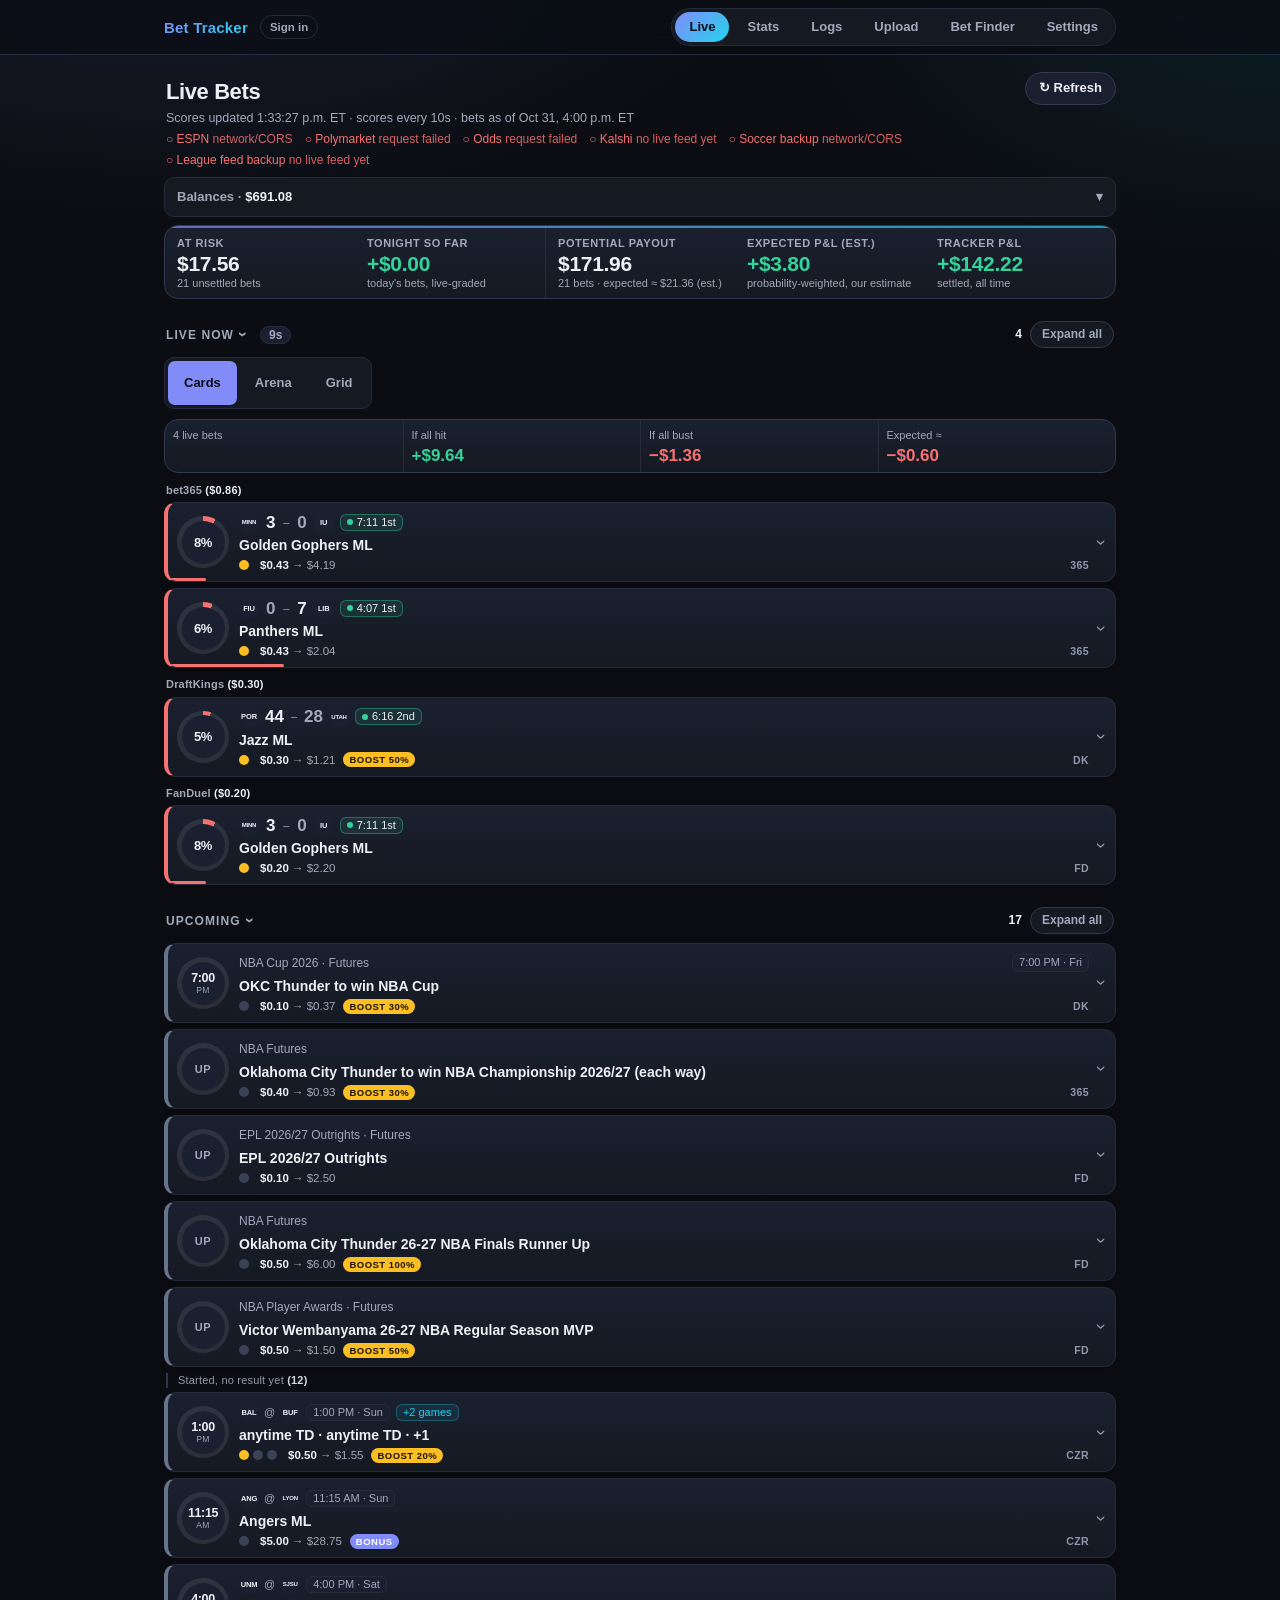
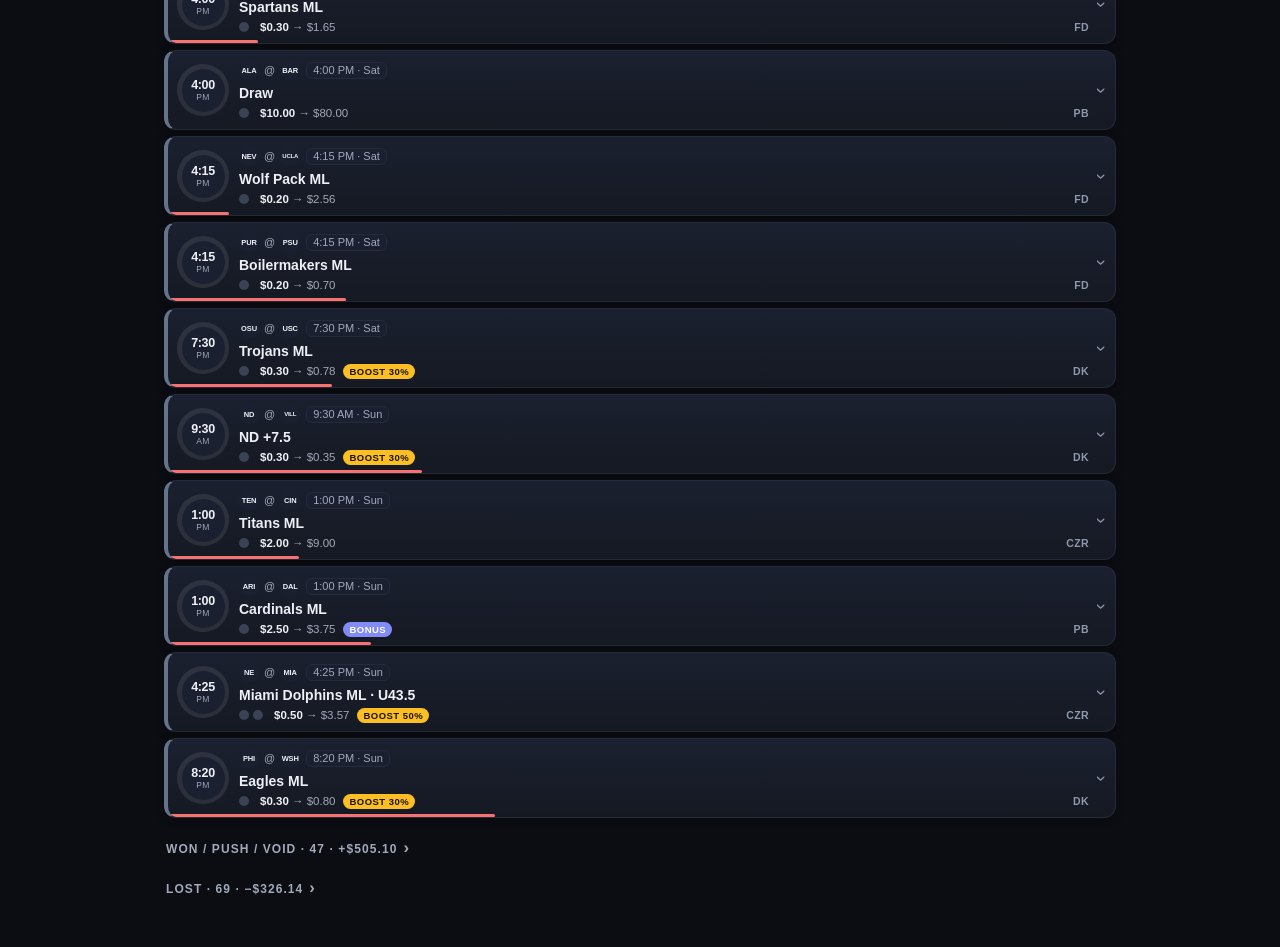
<file: index.html>
<!doctype html>
<html lang="en"><head>
<meta charset="utf-8">
<meta name="viewport" content="width=device-width,initial-scale=1,viewport-fit=cover">
<meta http-equiv="Content-Security-Policy" content="default-src 'none'; script-src 'self'; style-src 'self' 'unsafe-inline'; img-src 'self' data:; connect-src https://jzlfbpxcqerwtiurzsmu.supabase.co 'self' https://site.api.espn.com https://sports.core.api.espn.com https://api.github.com https://clob.polymarket.com https://gamma-api.polymarket.com https://api.actionnetwork.com https://statsapi.mlb.com https://api.sofascore.com; base-uri 'none'; form-action 'none'">
<meta name="referrer" content="no-referrer">
<meta name="robots" content="noindex,nofollow">
<meta name="theme-color" content="#0b0d12">
<title>Live Bets</title>
<link rel="stylesheet" href="assets/site.css?v=20261030-1">
<link rel="stylesheet" href="assets/home.css">
<link rel="stylesheet" href="assets/ui-board.css?v=2">
<link rel="stylesheet" href="assets/ui-visuals.css?v=2">
<link rel="stylesheet" href="assets/ui-bets.css?v=5">
<link rel="stylesheet" href="assets/ui-header.css?v=2">
<link rel="stylesheet" href="assets/ui-slip.css?v=2">
<link rel="stylesheet" href="assets/ui-arena.css?v=3">
</head><body>
<nav class="site-nav" aria-label="Primary"><div class="in"><span class="brand">Bet Tracker</span><div class="links"><a href="index.html" aria-current="page">Live</a><a href="stats.html">Stats</a><a href="log.html">Logs</a><a href="upload.html">Upload</a><a href="finder.html">Bet Finder</a><a href="settings.html">Settings</a></div></div></nav>
<main class="wrap">
<div class="titlerow"><h1 class="page-title">Live Bets</h1><button class="btn" id="refresh" type="button" aria-label="Refresh now"><span class="ri" aria-hidden="true">↻</span> <span class="rl">Refresh</span></button></div>
<div class="page-sub meta" id="meta">Loading…</div>
<div class="feeds" id="feeds"></div>
<div class="autoh" id="autoh"></div>
<div class="review" id="review"></div>
<div class="bal" id="bal"></div>
<div class="sum" id="sum"></div>
<div class="sec fold" id="sec-live"><div class="h2row"><h2 class="sechead" data-sec="sec-live">Live now<span class="chev">›</span><span id="liveN"></span> <em id="cd" class="cd"></em></h2><button class="xall" data-sec="sec-live"></button></div><div class="secbody"><div id="livepl"></div><div id="live"></div></div></div>
<div class="sec fold" id="sec-up"><div class="h2row"><h2 class="sechead" data-sec="sec-up">Upcoming<span class="chev">›</span><span id="upN"></span></h2><button class="xall" data-sec="sec-up"></button></div><div class="secbody"><div id="bets"></div></div></div>
<div class="sec settled" id="sec-won"><div class="h2row"><h2 class="sechead" data-sec="sec-won"><span class="hl" id="wonHead">Won / Push</span><span class="chev">›</span></h2><button class="xall" data-sec="sec-won"></button></div><div class="secbody"><div class="retain">Bets older than 5 days move to the <a href="log.html#archive">archive</a>.</div><div id="wonCards"></div><div id="won"></div></div></div>
<div class="sec settled" id="sec-lost"><div class="h2row"><h2 class="sechead" data-sec="sec-lost"><span class="hl" id="lostHead">Lost</span><span class="chev">›</span></h2><button class="xall" data-sec="sec-lost"></button></div><div class="secbody"><div class="retain">Bets older than 5 days move to the <a href="log.html#archive">archive</a>.</div><div id="lostCards"></div><div id="lost"></div></div></div>
</main>
<script src="assets/vendor/supabase/supabase.js"></script><script src="assets/db.js?v=4"></script><script src="assets/outbox.js?v=2"></script><script src="assets/home.js?v=20261027-1"></script>
<script src="assets/ui-board.js?v=2"></script><script src="assets/ui-visuals.js?v=3"></script><script src="assets/ui-bets.js?v=4"></script><script src="assets/ui-header.js?v=2"></script><script src="assets/ui-slip.js?v=2"></script><script src="assets/ui-arena.js?v=3"></script></body></html>
</file>
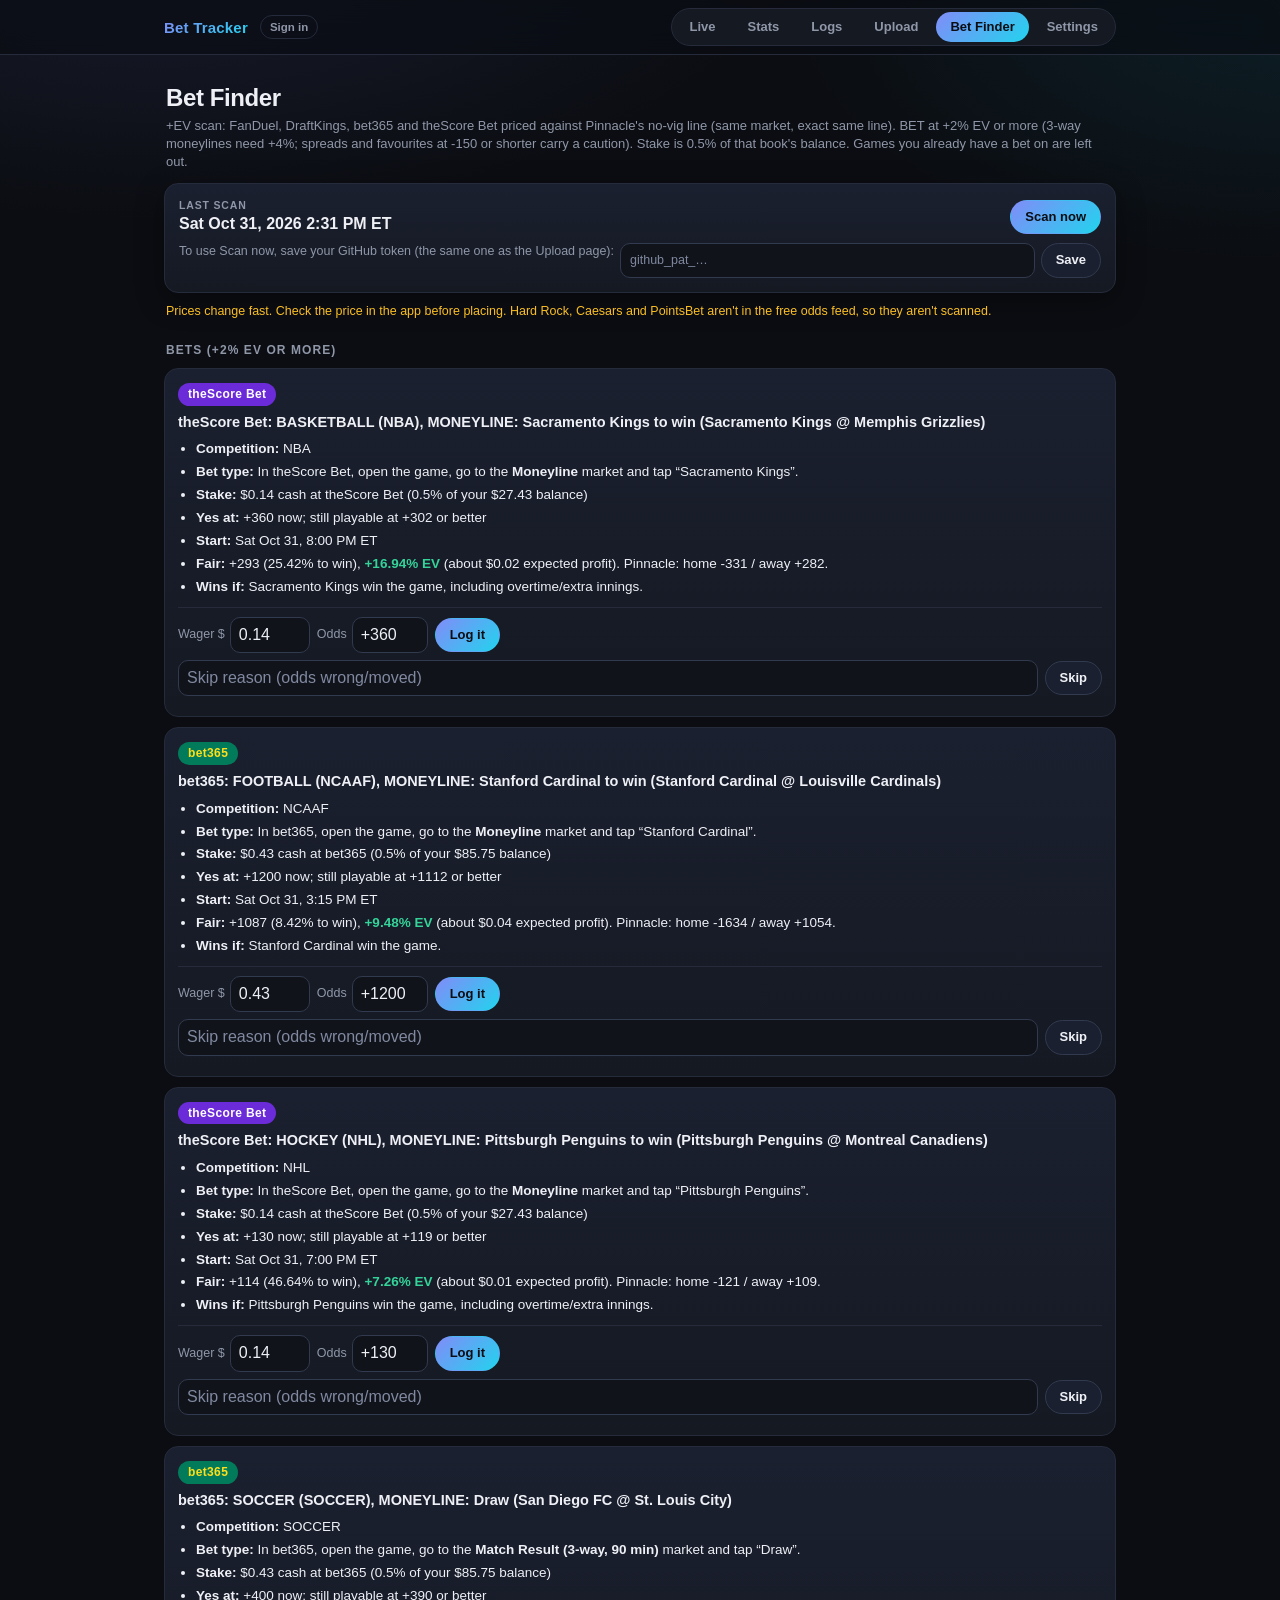
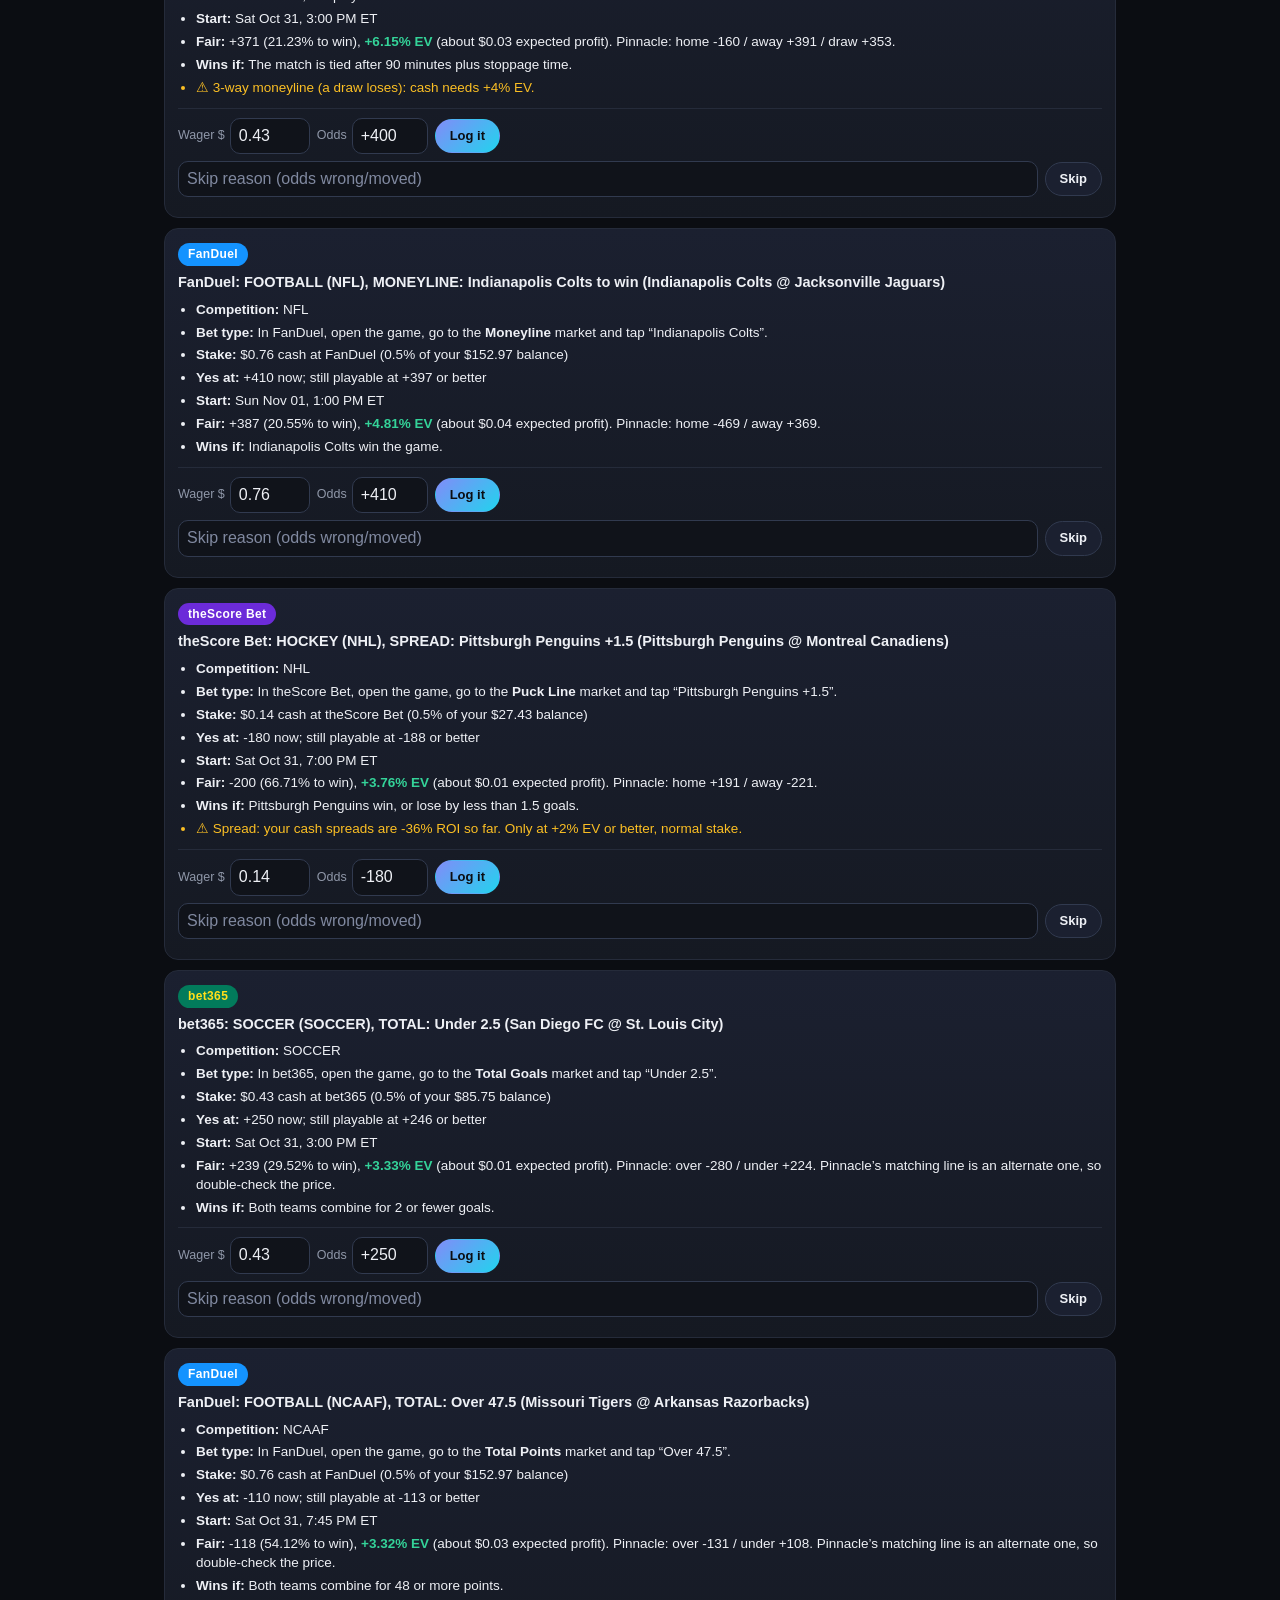
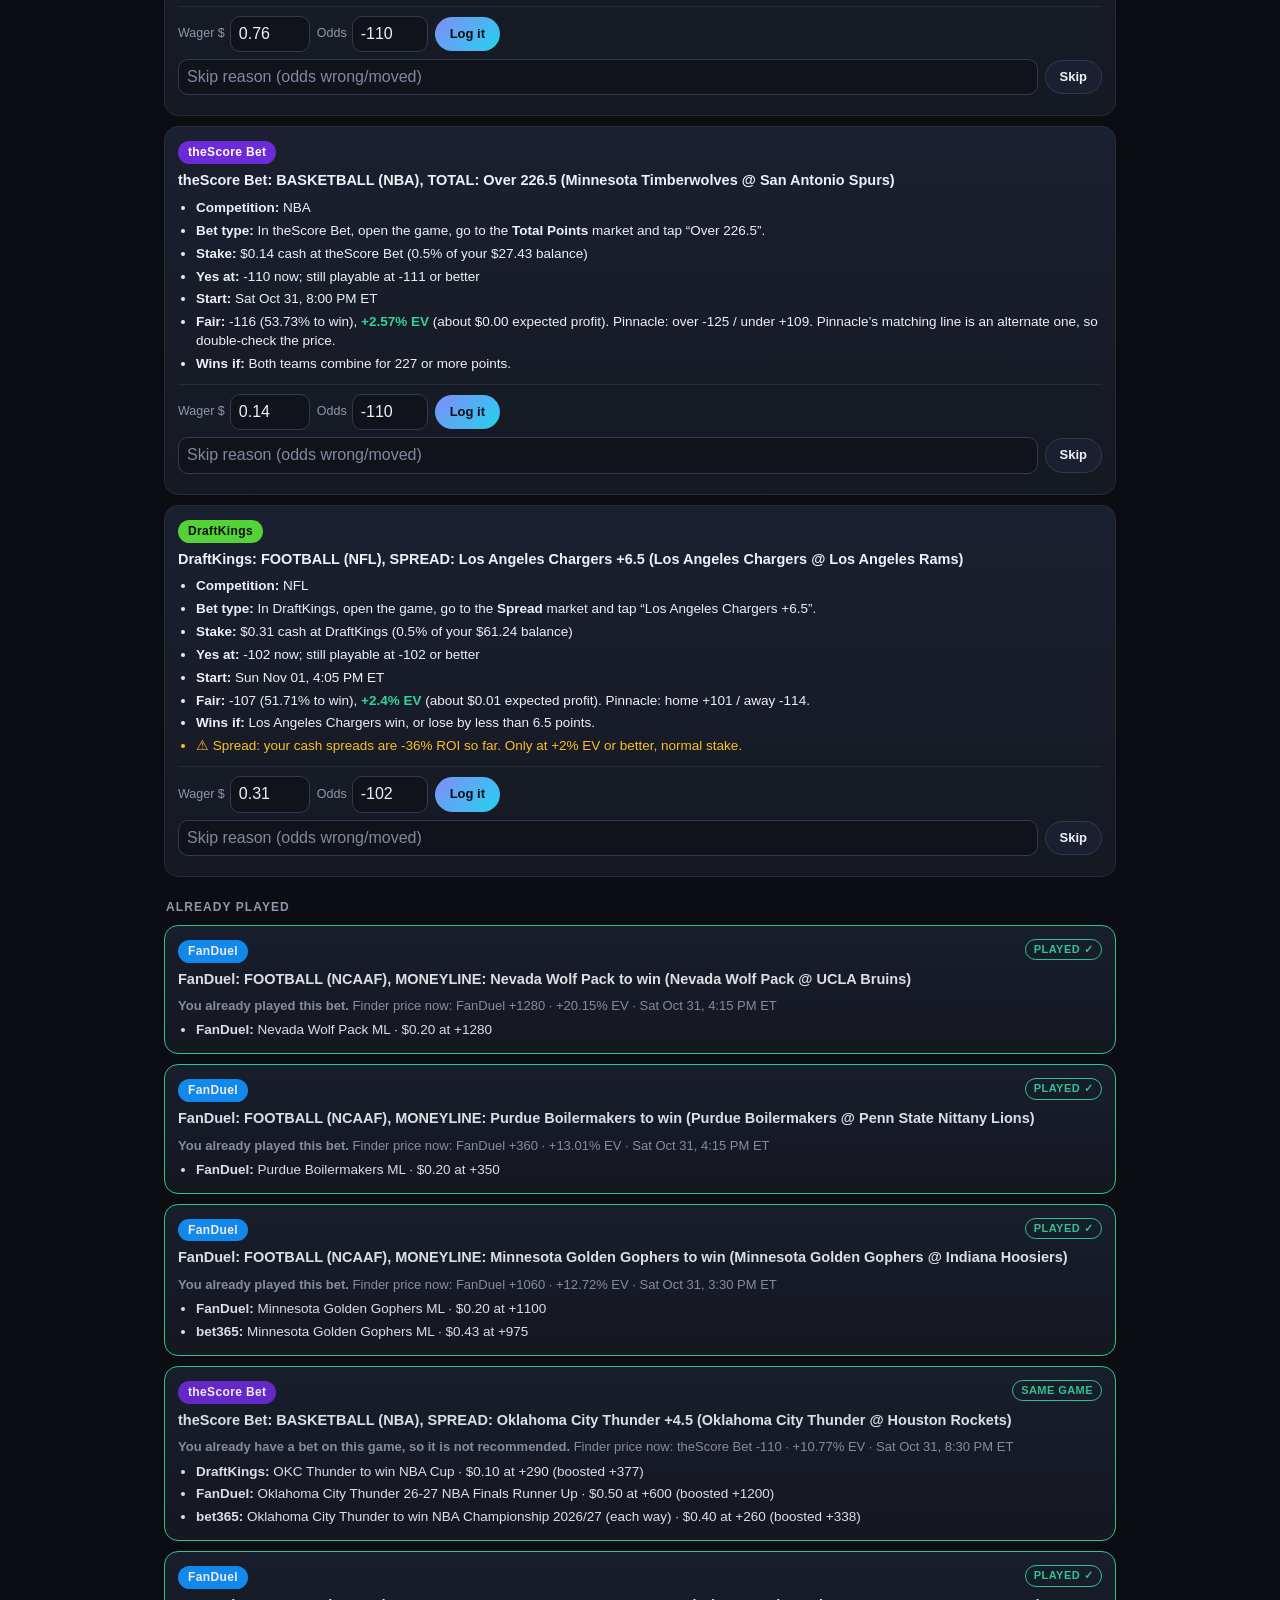
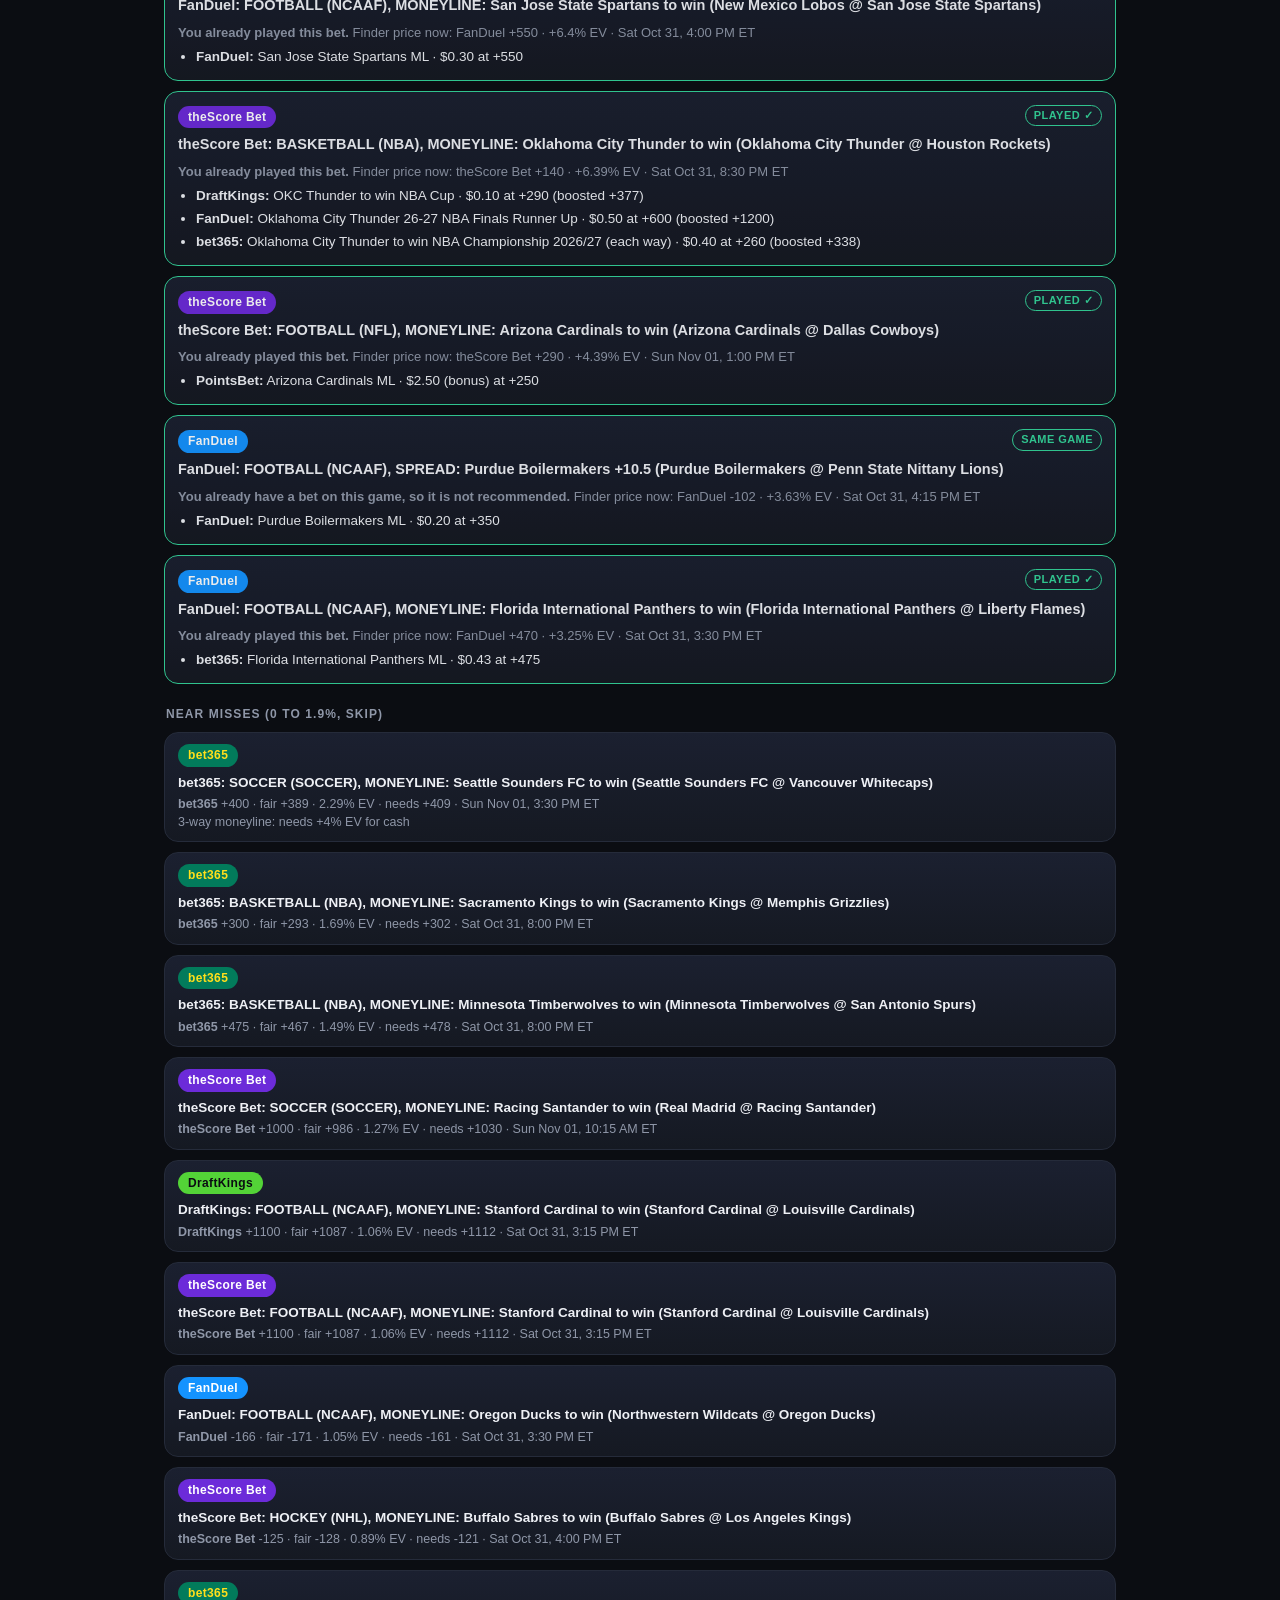
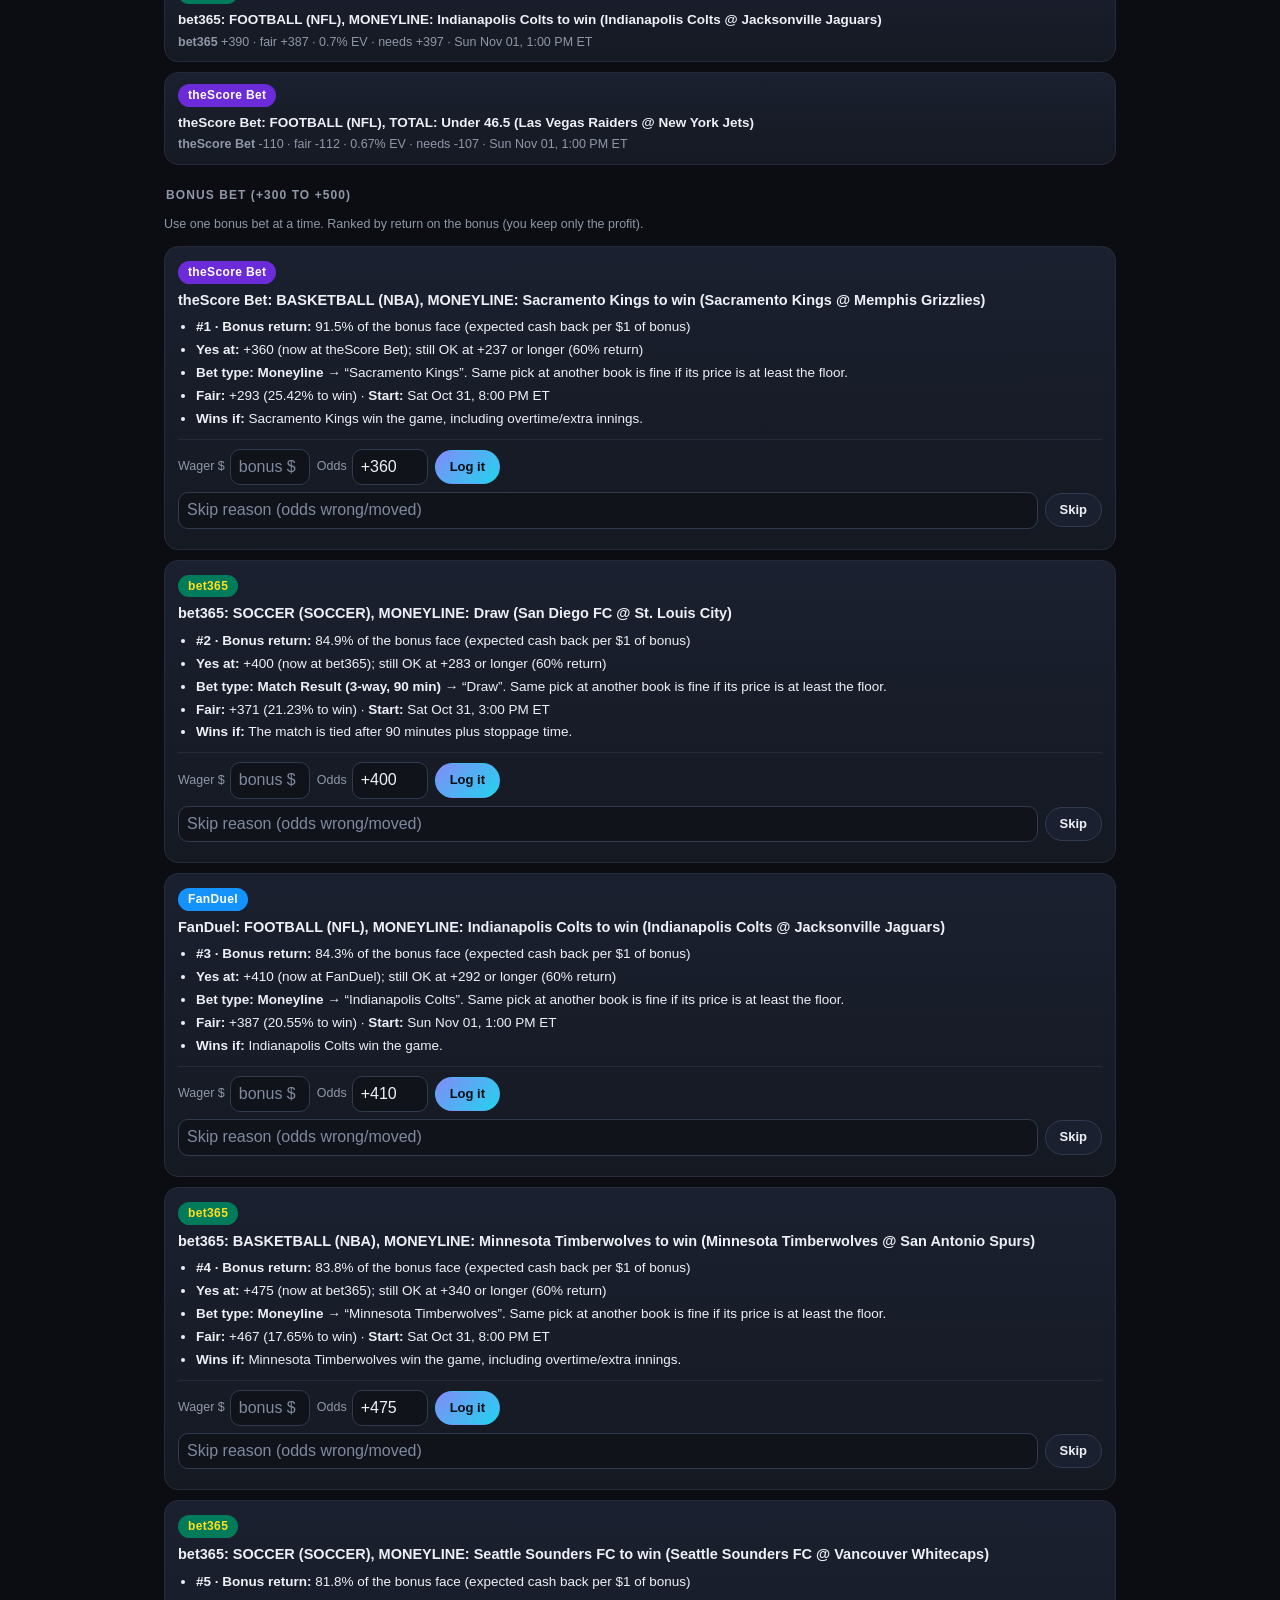
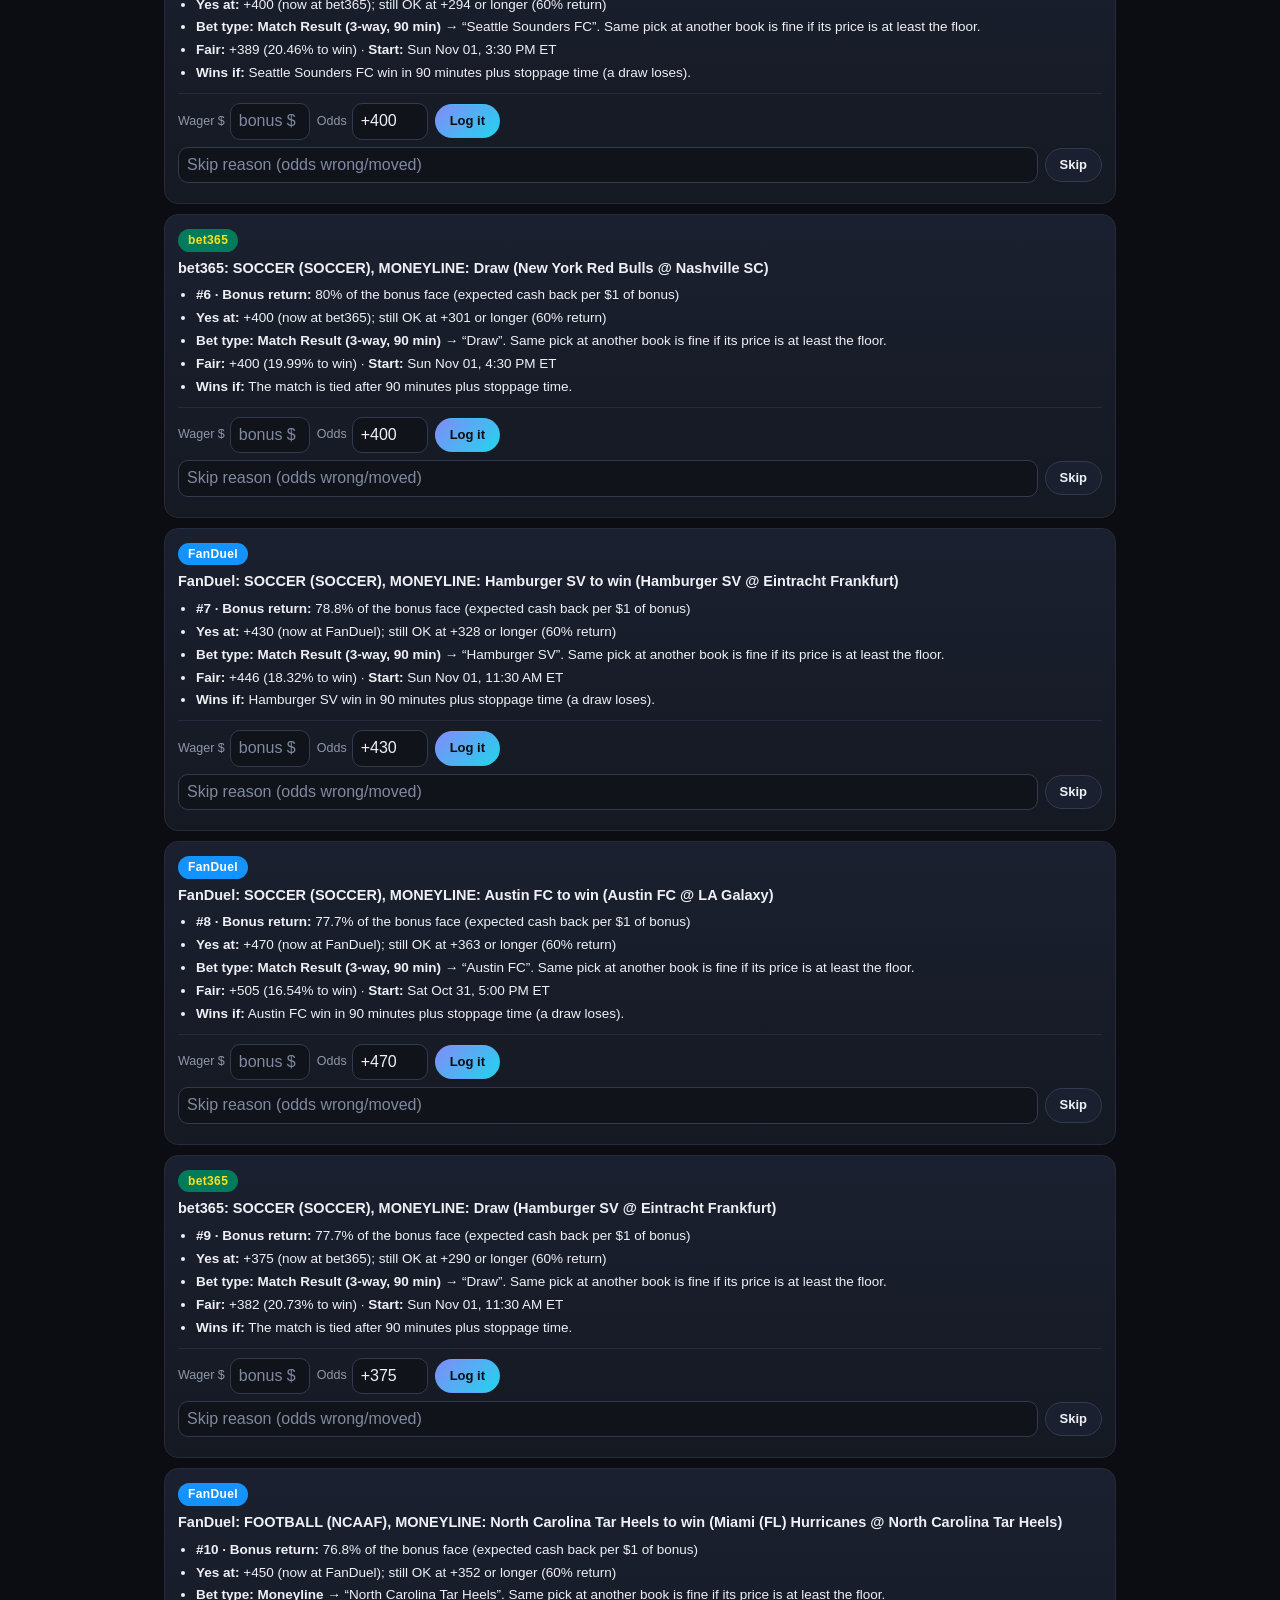
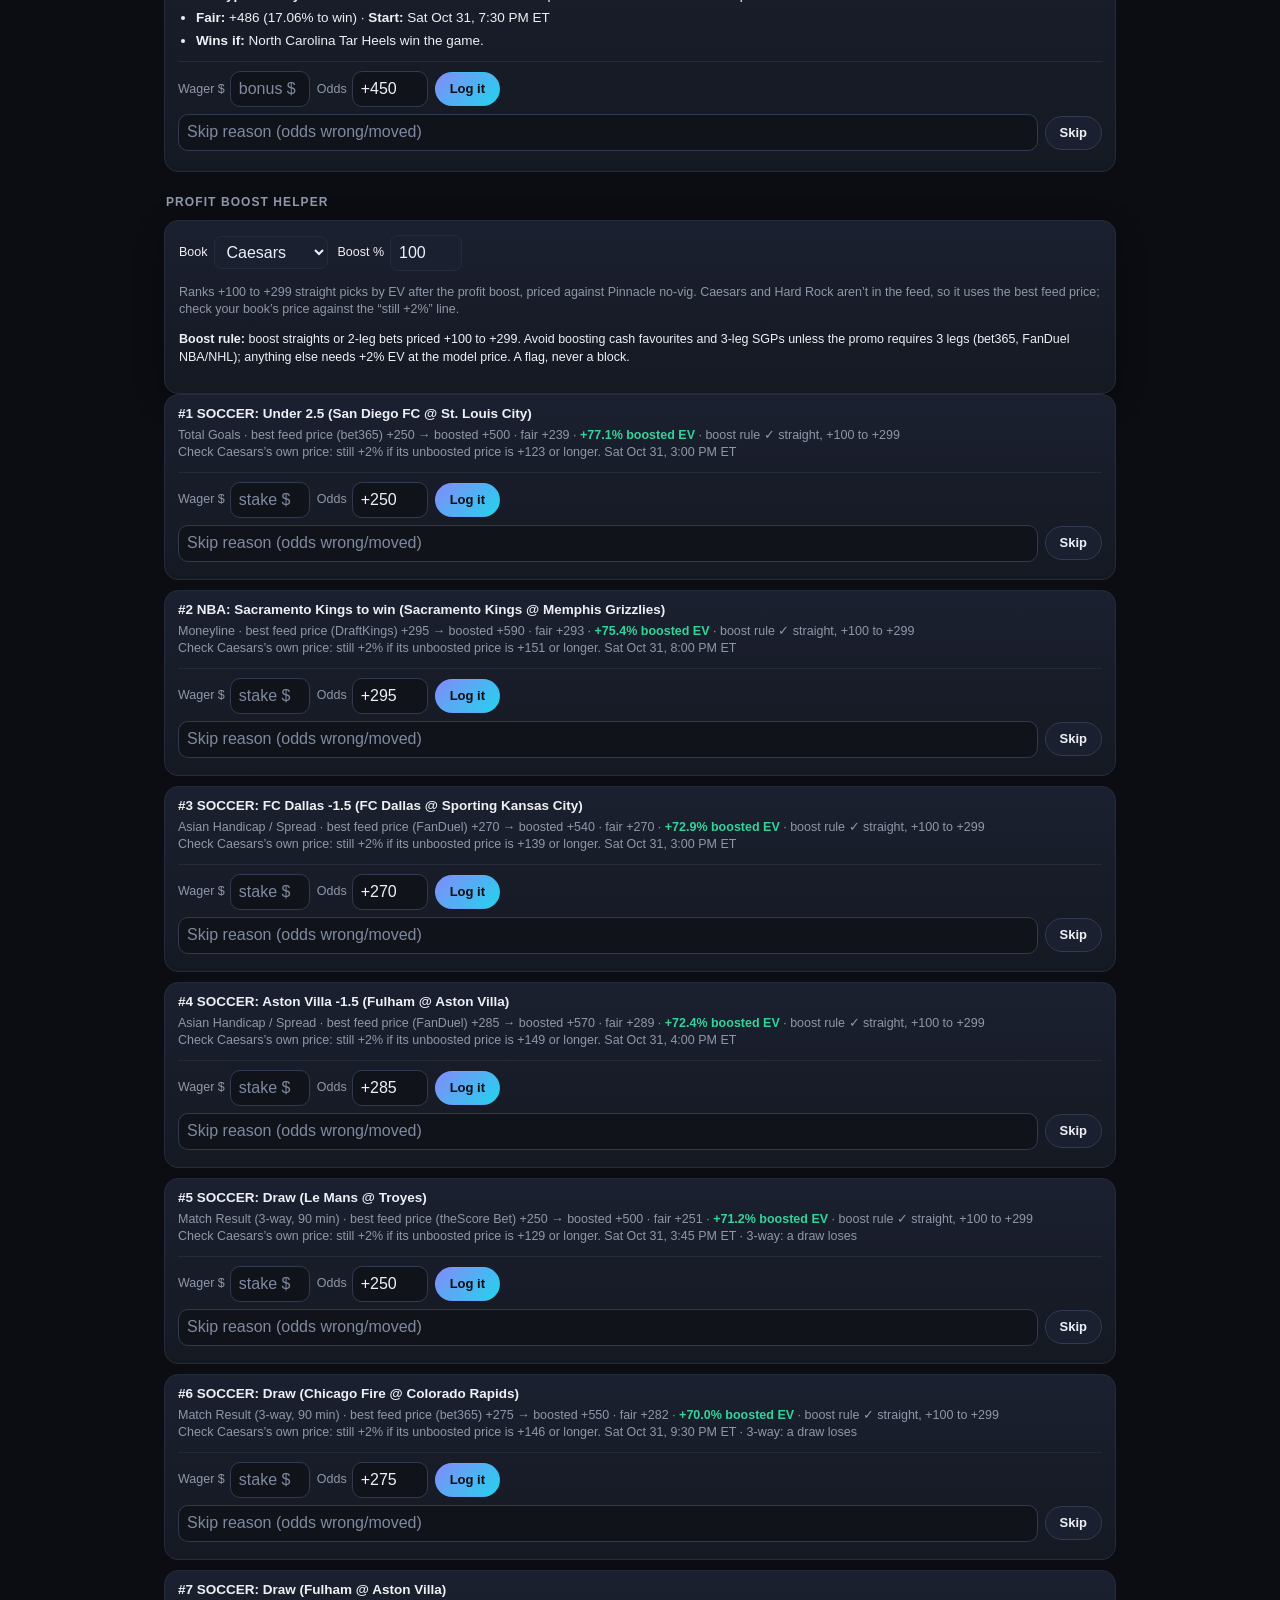
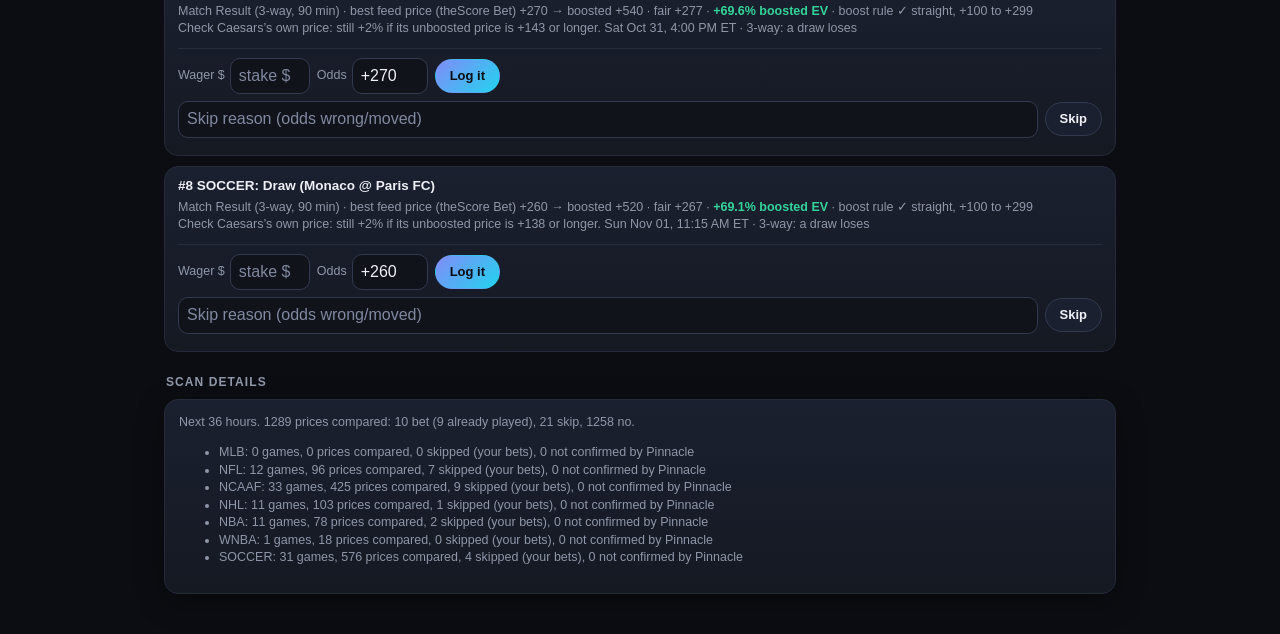
<file: finder.html>
<!doctype html>
<html lang="en">
<head>
<meta charset="utf-8">
<meta name="viewport" content="width=device-width,initial-scale=1,viewport-fit=cover">
<meta name="robots" content="noindex,nofollow">
<meta name="referrer" content="no-referrer">
<meta name="theme-color" content="#0b0d12">
<meta http-equiv="Content-Security-Policy" content="default-src 'none'; script-src 'self'; style-src 'self' 'unsafe-inline'; img-src 'self' data:; connect-src https://jzlfbpxcqerwtiurzsmu.supabase.co 'self' https://api.github.com; base-uri 'none'; form-action 'none'">
<title>Bet Finder · Bet Tracker</title>
<link rel="stylesheet" href="assets/site.css?v=20261030-1">
<link rel="stylesheet" href="assets/finder.css?v=20261031-1">
</head>
<body>
<nav class="site-nav" aria-label="Primary"><div class="in"><span class="brand">Bet Tracker</span><div class="links"><a href="index.html">Live</a><a href="stats.html">Stats</a><a href="log.html">Logs</a><a href="upload.html">Upload</a><a href="finder.html" aria-current="page">Bet Finder</a><a href="settings.html">Settings</a></div></div></nav>
<main class="wrap">
  <h1 class="page-title">Bet Finder</h1>
  <p class="page-sub">+EV scan: FanDuel, DraftKings, bet365 and theScore Bet priced against Pinnacle's no-vig line (same market, exact same line). BET at +2% EV or more (3-way moneylines need +4%; spreads and favourites at -150 or shorter carry a caution). Stake is 0.5% of that book's balance. Games you already have a bet on are left out.</p>
  <section class="panel" id="scanbar">
    <div class="sb-row"><div><div class="lbl">Last scan</div><div id="scan-time" class="sb-time">…</div></div>
    <button class="btn pri" id="scan-now" type="button">Scan now</button></div>
    <div id="scan-status" class="muted small"></div>
    <div id="tok" class="small"></div>
  </section>
  <p class="warn small">Prices change fast. Check the price in the app before placing. Hard Rock, Caesars and PointsBet aren't in the free odds feed, so they aren't scanned.</p>
  <h2 class="sec-title">Bets (+2% EV or more)</h2>
  <div id="bets"></div>
  <h2 class="sec-title">Already played</h2>
  <div id="played"></div>
  <h2 class="sec-title">Near misses (0 to 1.9%, skip)</h2>
  <div id="near"></div>
  <h2 class="sec-title">Bonus bet (+300 to +500)</h2>
  <div id="bonus"></div>
  <h2 class="sec-title">Profit boost helper</h2>
  <section class="panel small" id="boostbar">
    <div class="bb-row"><label>Book <select id="bb-book"><option>Caesars</option><option>bet365</option><option>Hard Rock</option></select></label>
    <label>Boost % <input id="bb-pct" type="number" inputmode="decimal" min="1" max="200" value="100"></label></div>
    <p class="muted">Ranks +100 to +299 straight picks by EV after the profit boost, priced against Pinnacle no-vig. Caesars and Hard Rock aren’t in the feed, so it uses the best feed price; check your book’s price against the “still +2%” line.</p>
    <p class="small"><strong>Boost rule:</strong> boost straights or 2-leg bets priced +100 to +299. Avoid boosting cash favourites and 3-leg SGPs unless the promo requires 3 legs (bet365, FanDuel NBA/NHL); anything else needs +2% EV at the model price. A flag, never a block.</p>
  </section>
  <div id="boost"></div>
  <h2 class="sec-title">Scan details</h2>
  <div id="details" class="panel small muted"></div>
</main>
<script src="assets/vendor/supabase/supabase.js"></script><script src="assets/db.js?v=4"></script><script src="assets/outbox.js?v=2"></script><script src="assets/finder.js?v=20261031-1"></script>
</body>
</html>
</file>
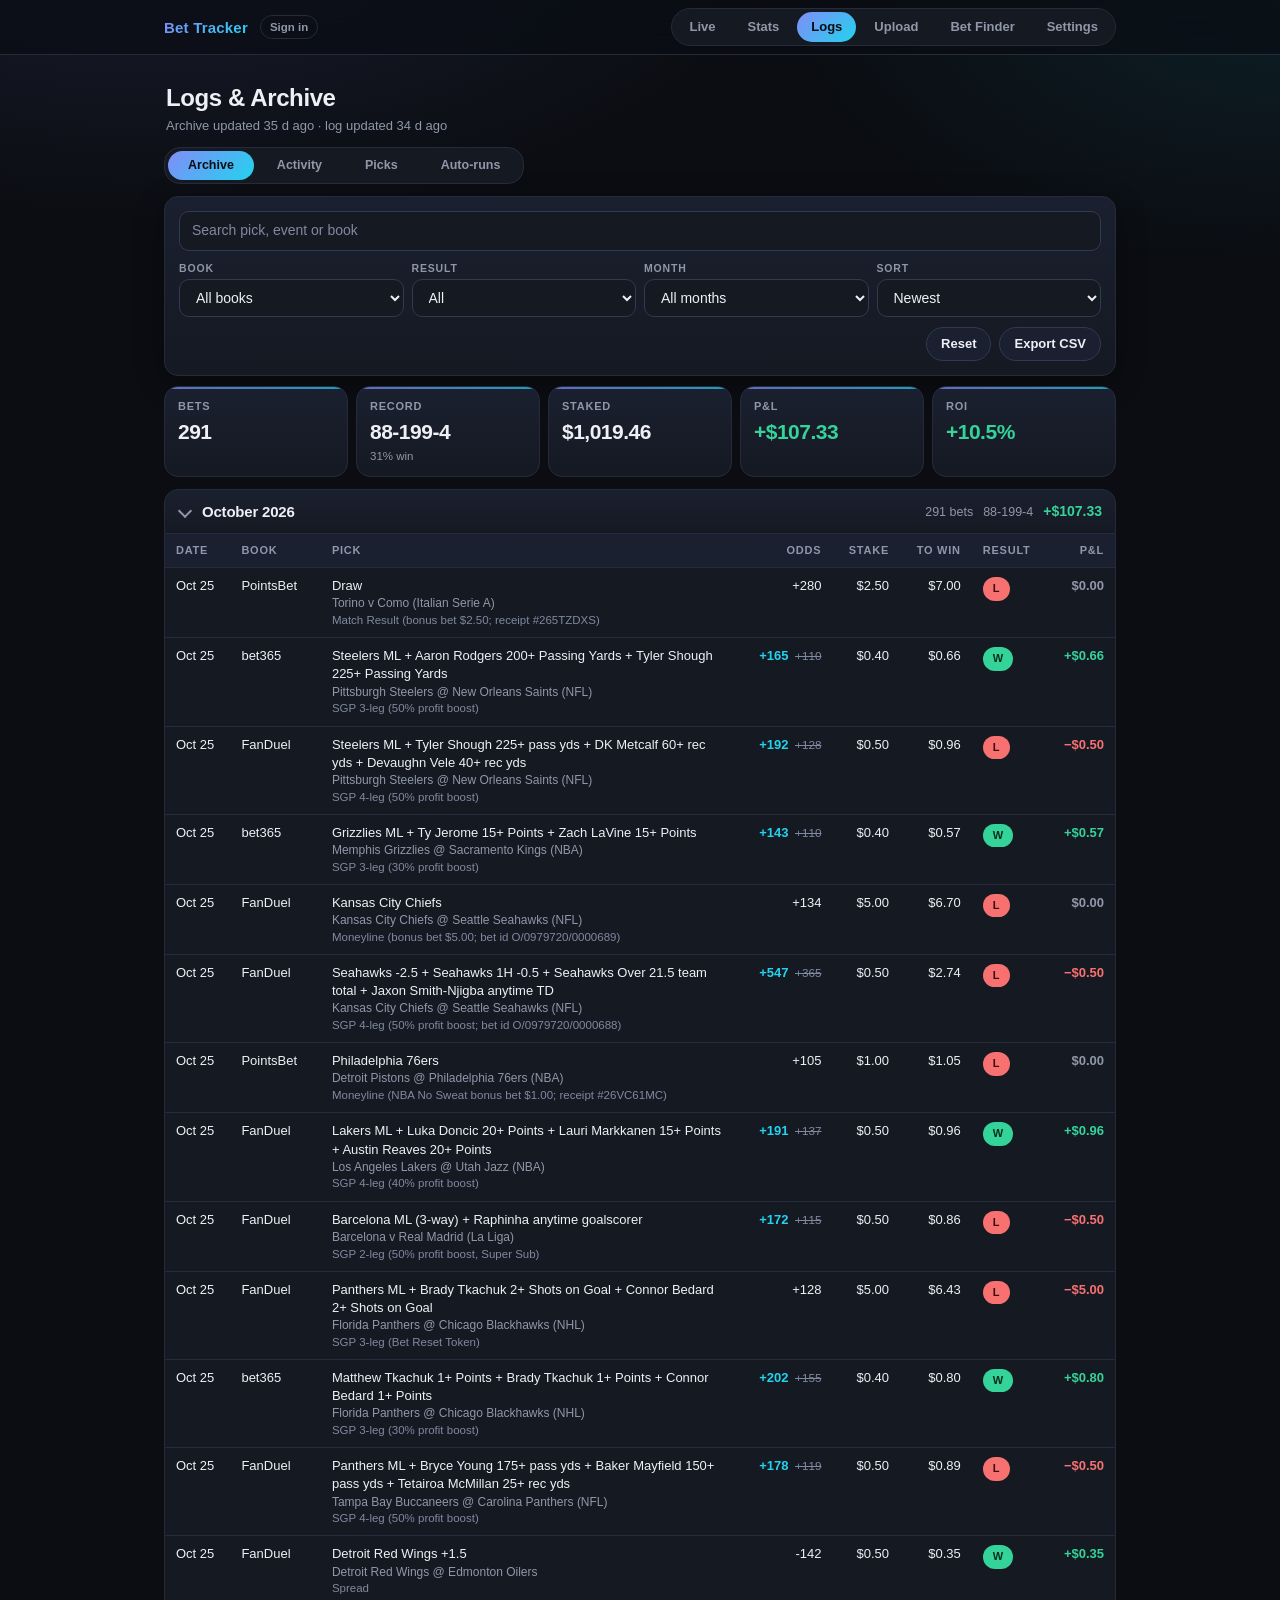
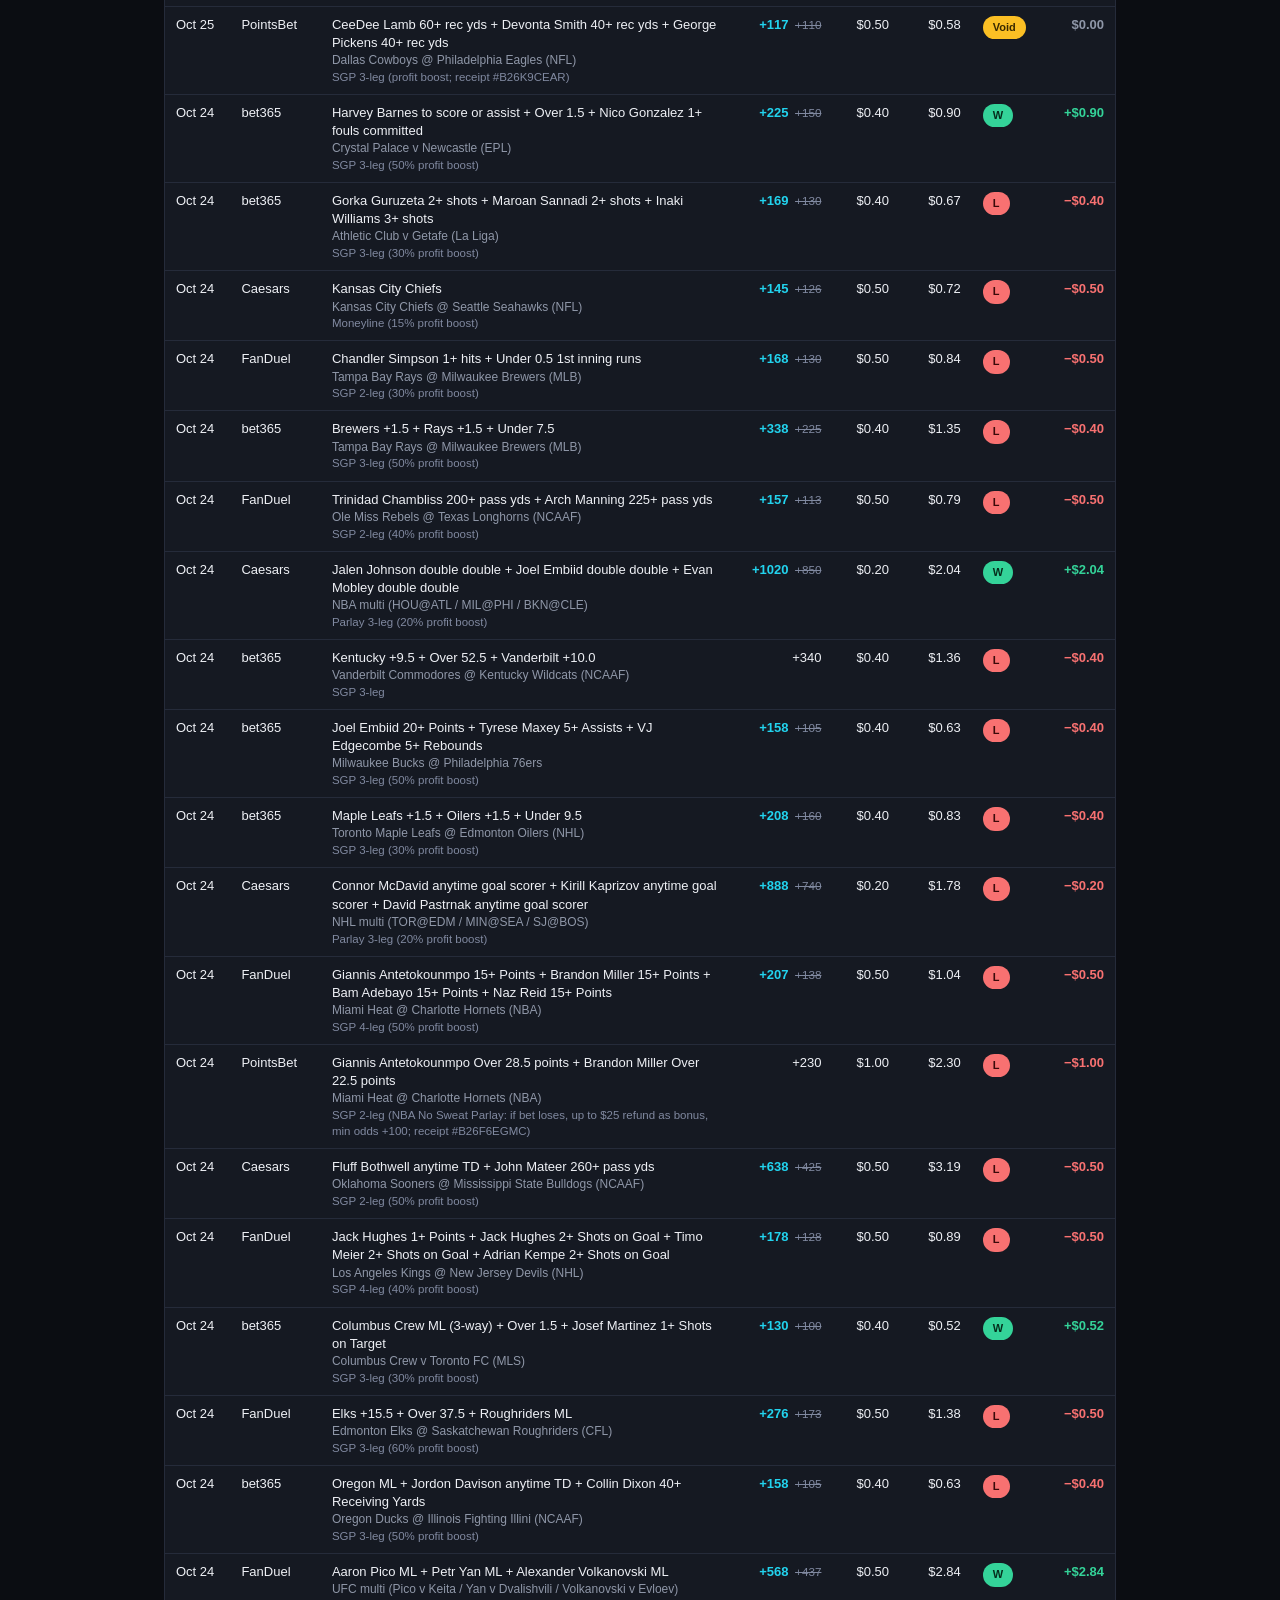
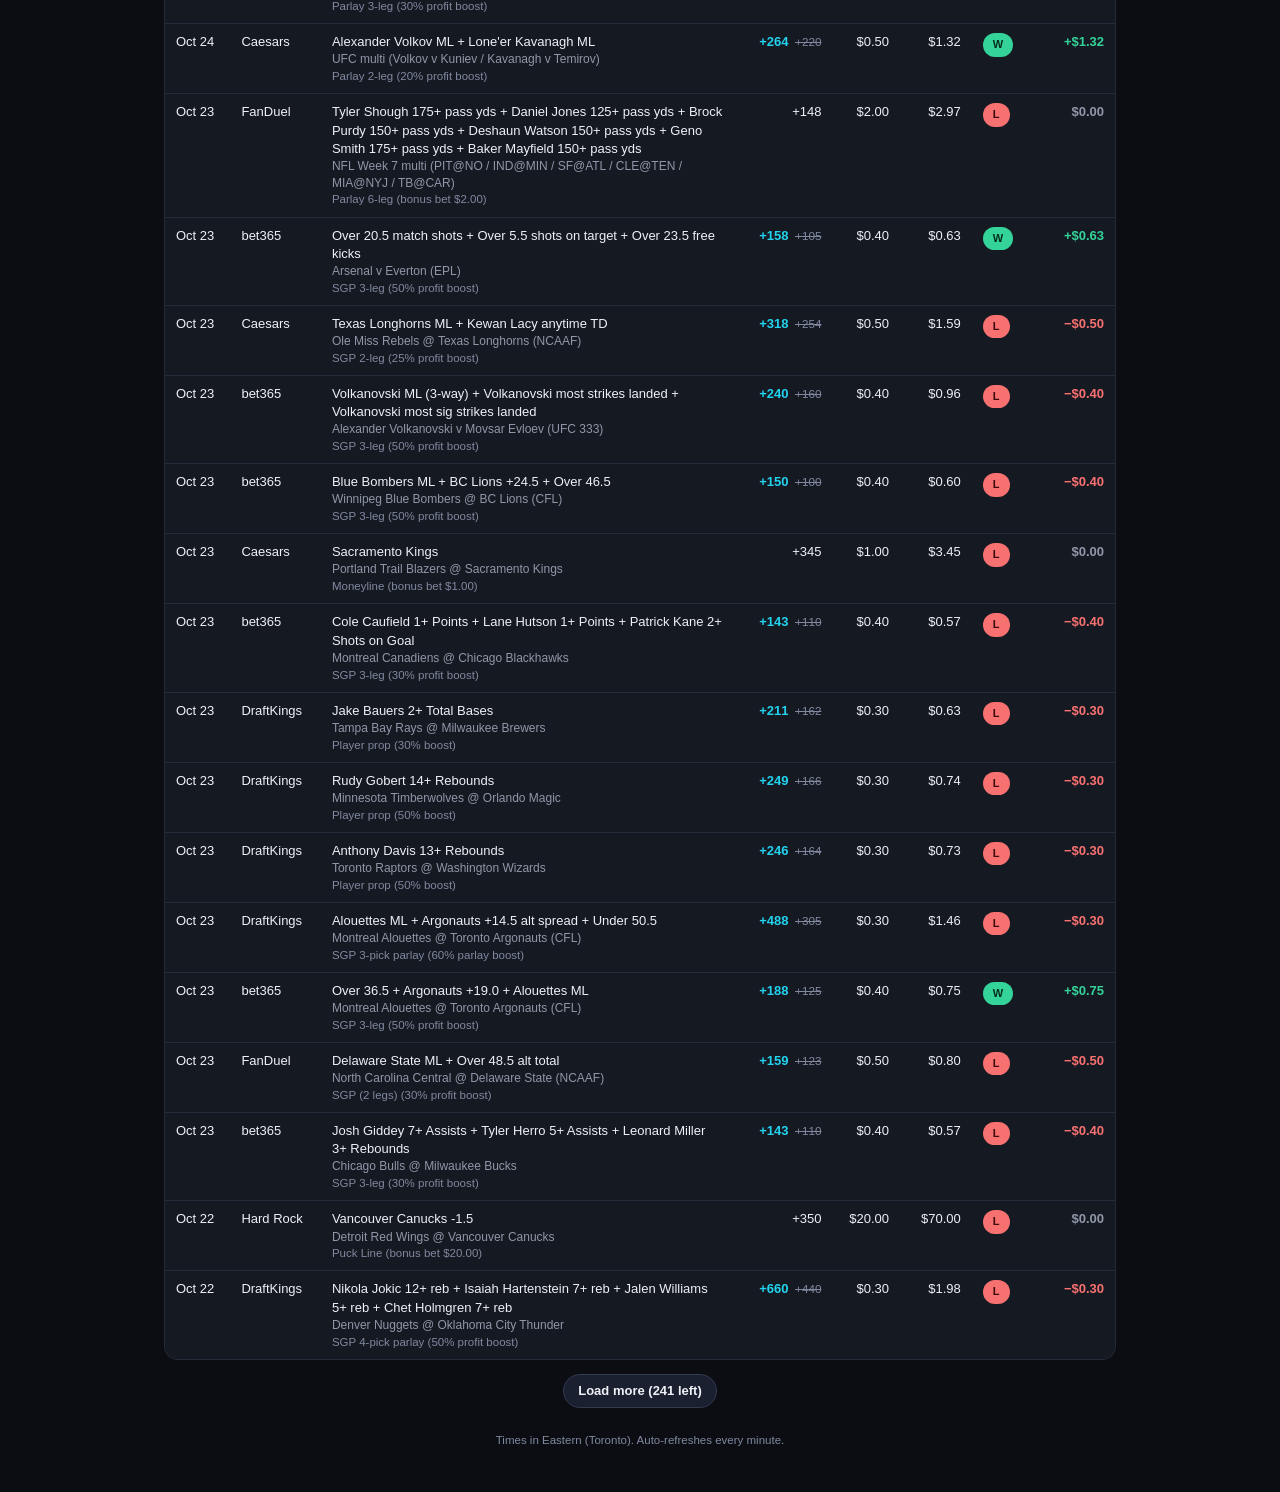
<file: log.html>
<!doctype html>
<html lang="en">
<head>
<meta charset="utf-8">
<meta name="viewport" content="width=device-width,initial-scale=1,viewport-fit=cover">
<meta name="robots" content="noindex,nofollow">
<meta name="referrer" content="no-referrer">
<meta name="theme-color" content="#0b0d12">
<meta http-equiv="Content-Security-Policy" content="default-src 'none'; script-src 'self'; style-src 'self' 'unsafe-inline'; img-src 'self' data:; connect-src https://jzlfbpxcqerwtiurzsmu.supabase.co 'self' https://api.github.com; base-uri 'none'; form-action 'none'">
<title>Logs · Bet Tracker</title>
<link rel="stylesheet" href="assets/site.css?v=20261030-1">
<link rel="stylesheet" href="assets/log.css">
</head>
<body>
<nav class="site-nav" aria-label="Primary"><div class="in"><span class="brand">Bet Tracker</span><div class="links"><a href="index.html">Live</a><a href="stats.html">Stats</a><a href="log.html" aria-current="page">Logs</a><a href="upload.html">Upload</a><a href="finder.html">Bet Finder</a><a href="settings.html">Settings</a></div></div></nav>
<main class="wrap">
  <h1 class="page-title">Logs &amp; Archive</h1>
  <p class="page-sub" id="sub">Loading…</p>
  <div class="tabbar"><div class="seg" role="tablist" aria-label="Log sections">
    <button role="tab" id="tab-archive" aria-controls="pane-archive" aria-selected="true" data-tab="archive">Archive</button>
    <button role="tab" id="tab-activity" aria-controls="pane-activity" aria-selected="false" tabindex="-1" data-tab="activity">Activity</button>
    <button role="tab" id="tab-picks" aria-controls="pane-picks" aria-selected="false" tabindex="-1" data-tab="picks">Picks</button>
    <button role="tab" id="tab-runs" aria-controls="pane-runs" aria-selected="false" tabindex="-1" data-tab="runs">Auto-runs</button>
  </div></div>

  <section id="pane-archive" role="tabpanel" aria-labelledby="tab-archive">
    <div class="panel filters">
      <div class="f-row">
        <input type="search" id="q" placeholder="Search pick, event or book" aria-label="Search archive" autocomplete="off">
      </div>
      <div class="f-row f-sel">
        <label><span class="lbl">Book</span><select id="fbook" aria-label="Book"></select></label>
        <label><span class="lbl">Result</span><select id="fres" aria-label="Result">
          <option value="all">All</option><option value="won">Won</option><option value="lost">Lost</option><option value="void">Void</option></select></label>
        <label><span class="lbl">Month</span><select id="fmonth" aria-label="Month"></select></label>
        <label><span class="lbl">Sort</span><select id="fsort" aria-label="Sort">
          <option value="new">Newest</option><option value="old">Oldest</option><option value="win">Biggest win</option><option value="loss">Biggest loss</option></select></label>
      </div>
      <div class="f-row f-act"><button class="btn" id="reset" type="button">Reset</button><button class="btn" id="csv" type="button">Export CSV</button></div>
    </div>
    <div class="kpis sumstrip" id="sum" aria-live="polite"></div>
    <div id="arch-list"></div>
    <div class="more"><button class="btn" id="more" type="button" hidden>Load more</button></div>
  </section>

  <section id="pane-activity" role="tabpanel" aria-labelledby="tab-activity" hidden>
    <div id="bal-box"></div>
    <div id="settle-box"></div>
    <div id="auto-box"></div>
    <div id="runs-box"></div>
    <div class="chips" id="type-chips" role="group" aria-label="Filter event types"></div>
    <div id="ev-list"></div>
  </section>

  <section id="pane-picks" role="tabpanel" aria-labelledby="tab-picks" hidden>
    <div id="picks-box"></div>
  </section>

  <section id="pane-runs" role="tabpanel" aria-labelledby="tab-runs" hidden>
    <div id="health"></div>
    <div id="run-list"></div>
    <p class="foot"><a id="runs-all" href="https://github.com/s-chuch/bet-dashboard/actions" rel="noopener noreferrer" target="_blank">All workflow runs on GitHub</a></p>
  </section>
  <p class="foot" id="foot"></p>
</main>
<script src="assets/vendor/supabase/supabase.js"></script><script src="assets/db.js?v=4"></script><script src="assets/outbox.js?v=2"></script><script src="assets/log.js"></script>
</body>
</html>
</file>
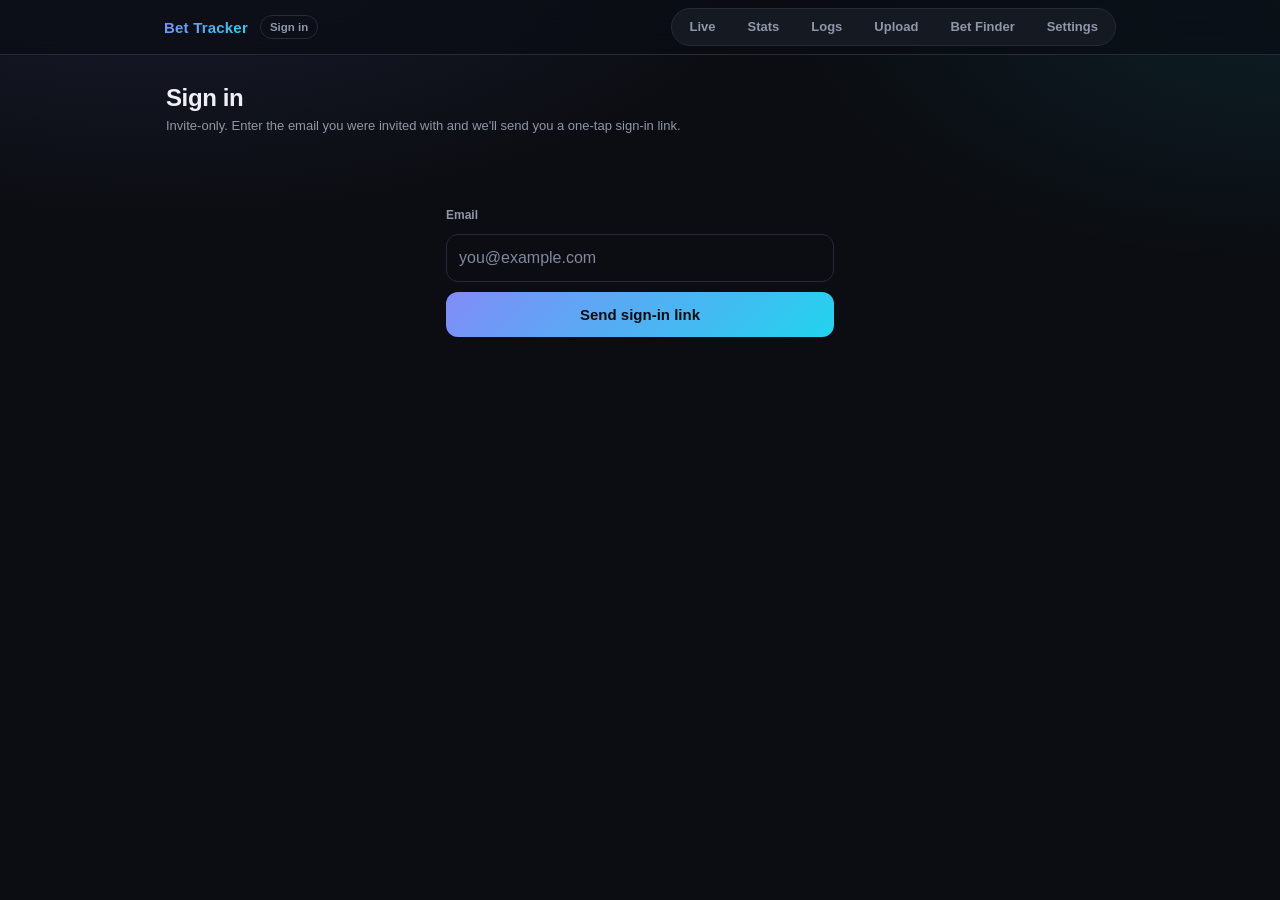
<file: login.html>
<!doctype html>
<html lang="en">
<head>
<meta charset="utf-8">
<meta name="viewport" content="width=device-width,initial-scale=1,viewport-fit=cover">
<meta name="robots" content="noindex,nofollow">
<meta name="referrer" content="no-referrer">
<meta name="theme-color" content="#0b0d12">
<meta http-equiv="Content-Security-Policy" content="default-src 'none'; script-src 'self'; style-src 'self' 'unsafe-inline'; img-src 'self' data:; connect-src 'self' https://jzlfbpxcqerwtiurzsmu.supabase.co; base-uri 'none'; form-action 'none'">
<title>Sign in · Bet Tracker</title>
<link rel="stylesheet" href="assets/site.css">
<link rel="stylesheet" href="assets/login.css">
</head>
<body>
<nav class="site-nav" aria-label="Primary"><div class="in"><span class="brand">Bet Tracker</span><div class="links"><a href="index.html">Live</a><a href="stats.html">Stats</a><a href="log.html">Logs</a><a href="upload.html">Upload</a><a href="finder.html">Bet Finder</a><a href="settings.html">Settings</a></div></div></nav>
<main class="wrap">
  <h1 class="page-title">Sign in</h1>
  <p class="page-sub">Invite-only. Enter the email you were invited with and we'll send you a one-tap sign-in link.</p>
  <div id="who" class="card lg" hidden></div>
  <form id="f" class="card lg" autocomplete="on">
    <label for="em">Email</label>
    <input id="em" type="email" inputmode="email" autocomplete="email" required placeholder="you@example.com">
    <button id="go" type="submit">Send sign-in link</button>
    <p id="msg" role="status" aria-live="polite"></p>
  </form>
</main>
<script src="assets/vendor/supabase/supabase.js"></script>
<script src="assets/db.js"></script>
<script src="assets/login.js"></script>
</body>
</html>
</file>
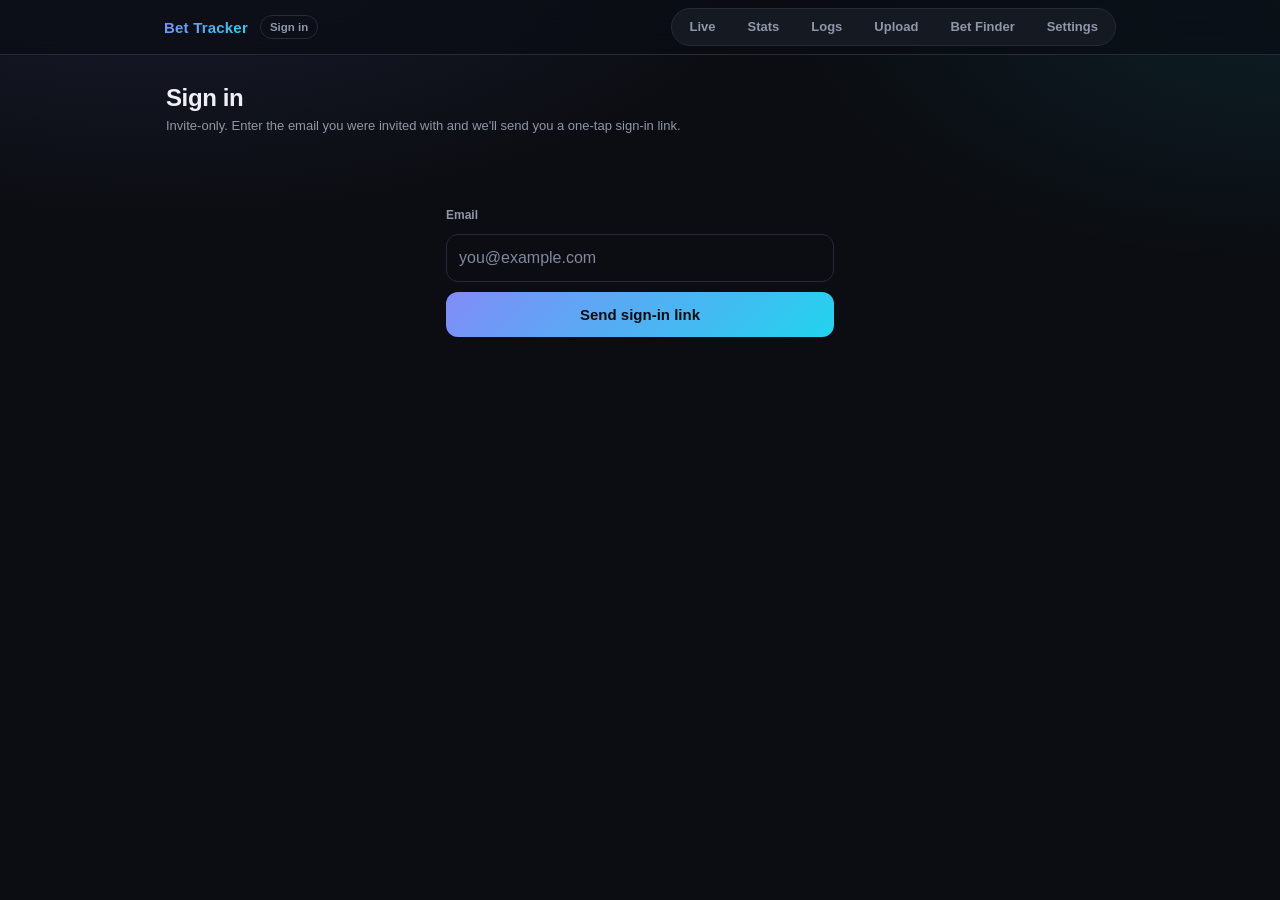
<file: settings.html>
<!doctype html>
<html lang="en">
<head>
<meta charset="utf-8">
<meta name="viewport" content="width=device-width,initial-scale=1,viewport-fit=cover">
<meta name="robots" content="noindex,nofollow">
<meta name="referrer" content="no-referrer">
<meta name="theme-color" content="#0b0d12">
<meta http-equiv="Content-Security-Policy" content="default-src 'none'; script-src 'self'; style-src 'self' 'unsafe-inline'; img-src 'self' data:; connect-src 'self' https://jzlfbpxcqerwtiurzsmu.supabase.co https://api.github.com; base-uri 'none'; form-action 'none'">
<title>Settings · Bet Tracker</title>
<link rel="stylesheet" href="assets/site.css?v=20261030-1">
<link rel="stylesheet" href="assets/login.css">
<link rel="stylesheet" href="assets/settings.css">
</head>
<body>
<nav class="site-nav" aria-label="Primary"><div class="in"><span class="brand">Bet Tracker</span><div class="links"><a href="index.html">Live</a><a href="stats.html">Stats</a><a href="log.html">Logs</a><a href="upload.html">Upload</a><a href="finder.html">Bet Finder</a><a href="settings.html" aria-current="page">Settings</a></div></div></nav>
<main class="wrap">
  <h1 class="page-title">Settings</h1>
  <p class="page-sub">Your own account settings. Only you can see or change them.</p>
  <form id="f" class="card lg" autocomplete="off" hidden>
    <label for="dn">Display name</label><input id="dn" type="text" maxlength="40">
    <label for="sp">Stake per bet (% of that book's balance)</label><input id="sp" type="number" inputmode="decimal" min="0.05" max="5" step="0.05">
    <label for="ev">Bet only at this EV or better (%)</label><input id="ev" type="number" inputmode="decimal" min="0" max="20" step="0.1">
    <label for="ow">Your names on bet slips (comma separated, used to spot someone else's slip)</label><input id="ow" type="text" maxlength="200">
    <button id="go" type="submit">Save</button>
    <p id="msg" role="status" aria-live="polite"></p>
  </form>
  <section id="rules" class="card lg" hidden><h2>Your rules</h2><pre id="rj"></pre></section>
</main>
<script src="assets/vendor/supabase/supabase.js"></script>
<script src="assets/db.js?v=4"></script><script src="assets/outbox.js?v=2"></script>
<script src="assets/settings.js"></script>
</body>
</html>
</file>
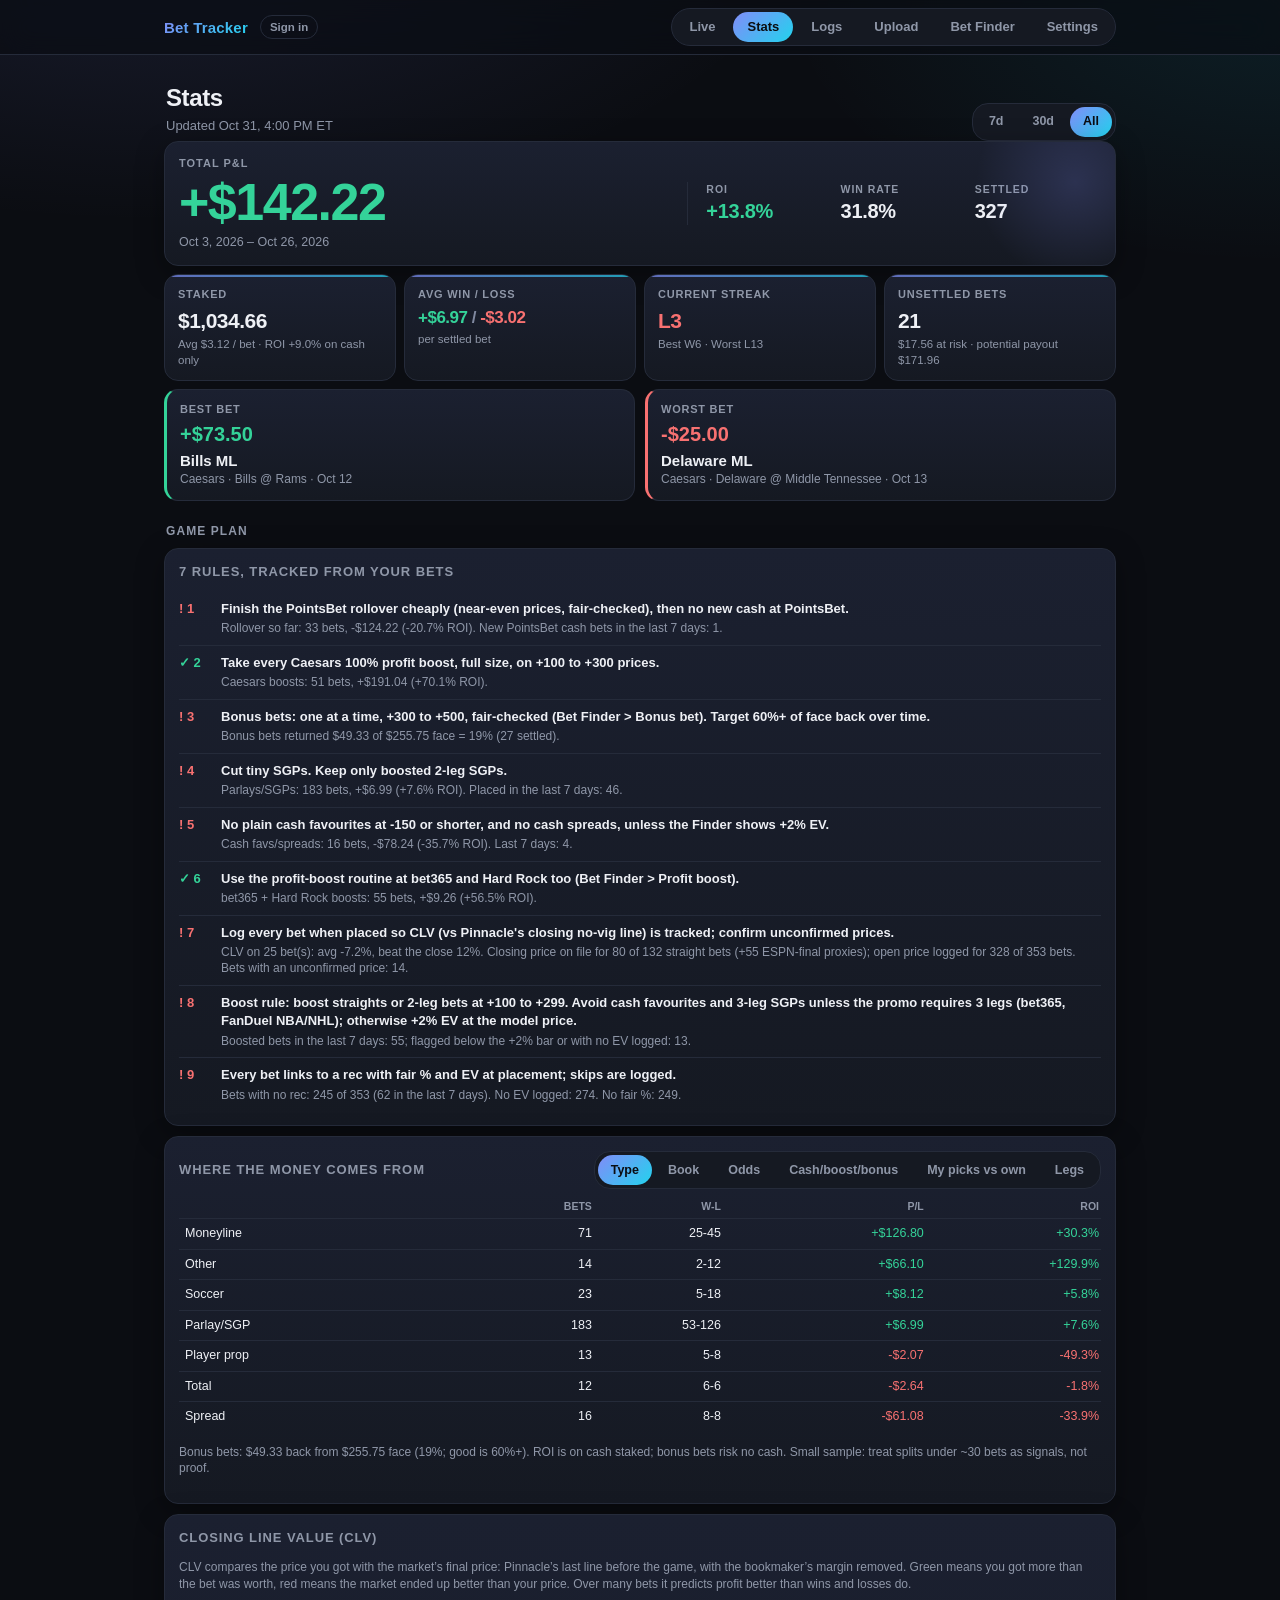
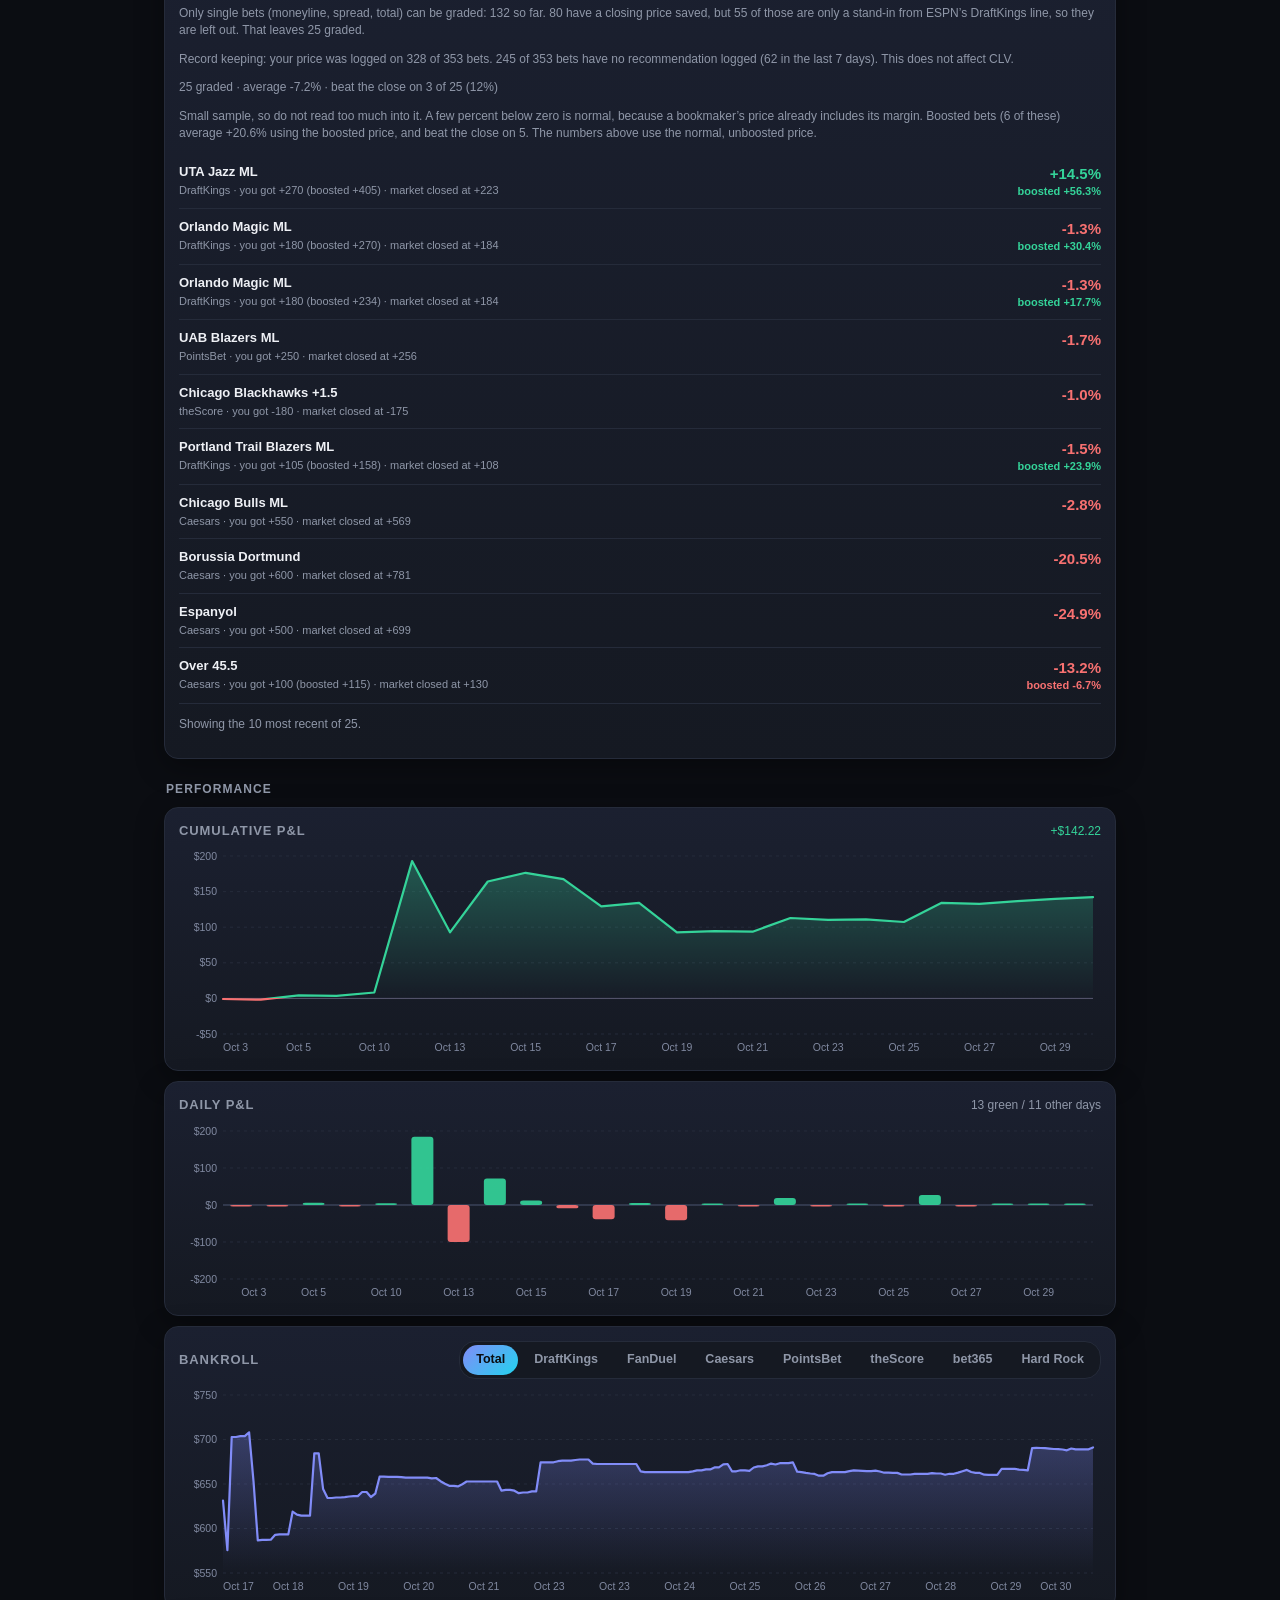
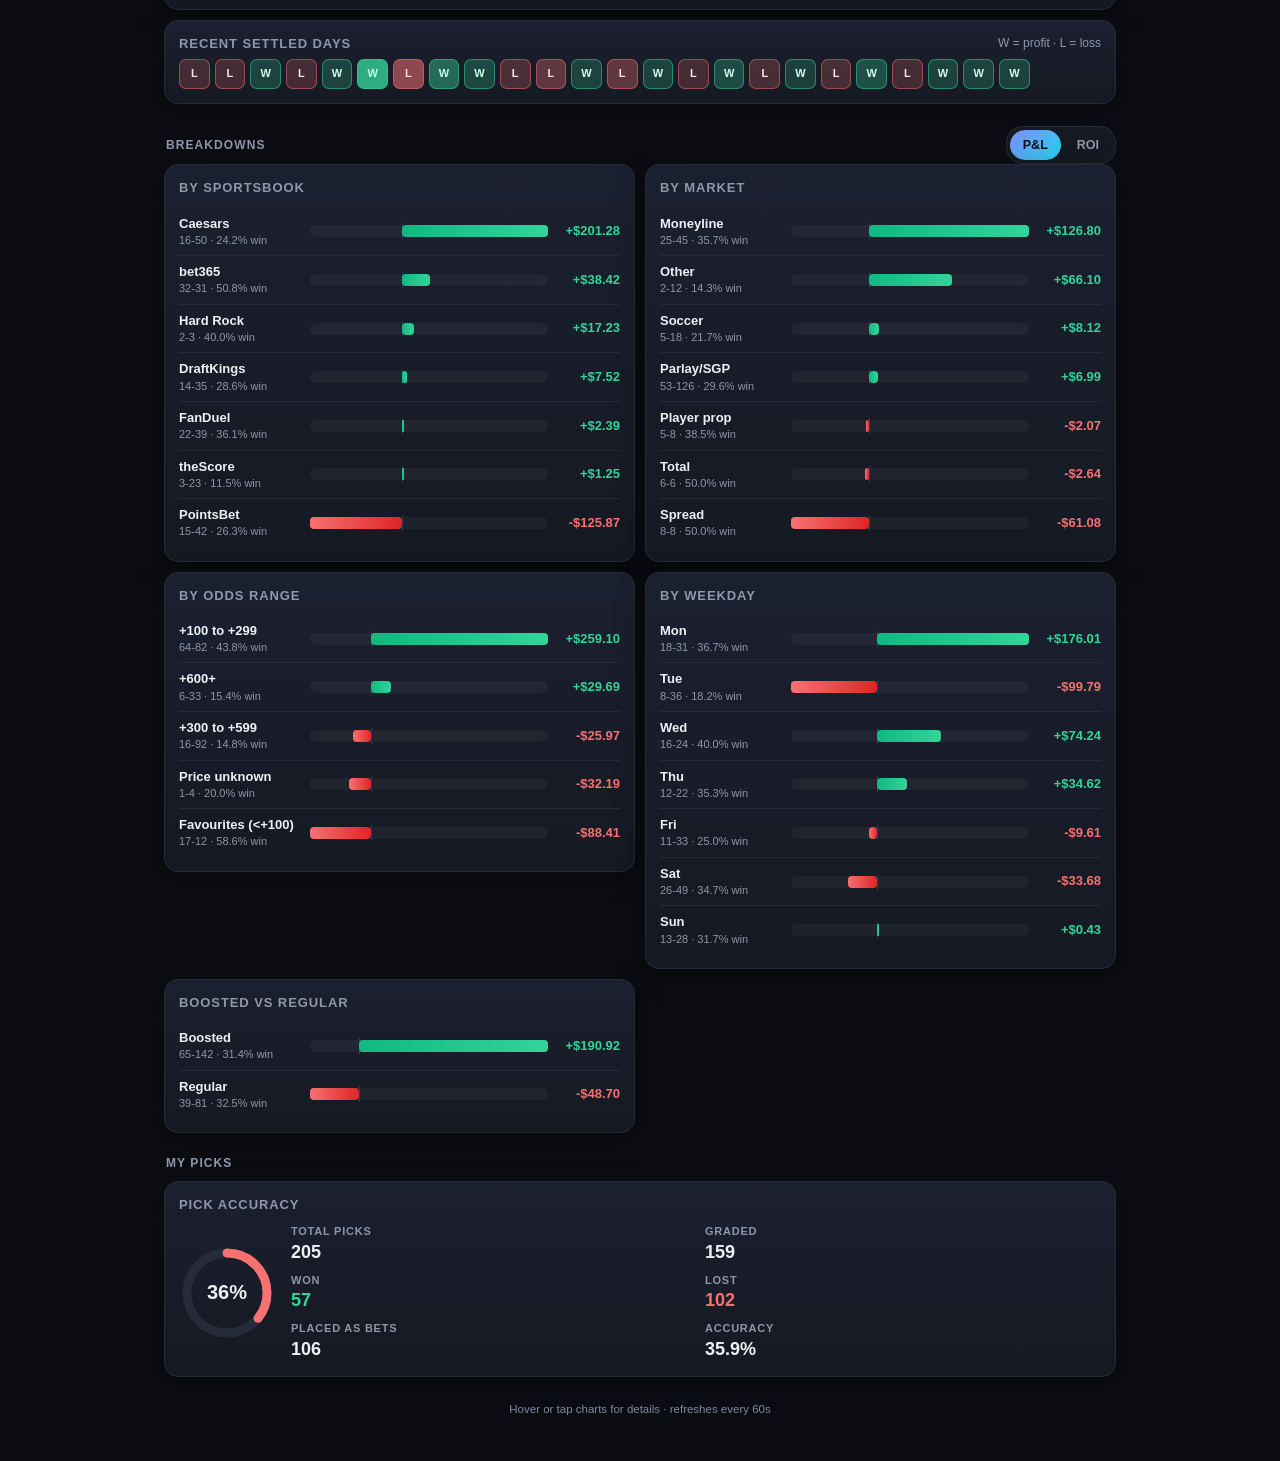
<file: stats.html>
<!doctype html>
<html lang="en">
<head>
<meta charset="utf-8">
<meta name="viewport" content="width=device-width,initial-scale=1,viewport-fit=cover">
<meta name="robots" content="noindex,nofollow">
<meta name="referrer" content="no-referrer">
<meta name="theme-color" content="#0b0d12">
<meta http-equiv="Content-Security-Policy" content="default-src 'none'; script-src 'self'; style-src 'self' 'unsafe-inline'; img-src 'self' data:; connect-src https://jzlfbpxcqerwtiurzsmu.supabase.co 'self' https://api.github.com; base-uri 'none'; form-action 'none'">
<title>Stats · Bet Tracker</title>
<link rel="stylesheet" href="assets/site.css?v=20261030-1">
<link rel="stylesheet" href="assets/stats.css?v=20261030-1">
</head>
<body>
<nav class="site-nav" aria-label="Primary"><div class="in"><span class="brand">Bet Tracker</span><div class="links"><a href="index.html">Live</a><a href="stats.html" aria-current="page">Stats</a><a href="log.html">Logs</a><a href="upload.html">Upload</a><a href="finder.html">Bet Finder</a><a href="settings.html">Settings</a></div></div></nav>
<main class="wrap" id="app">
  <div class="head">
    <div>
      <h1 class="page-title">Stats</h1>
      <p class="page-sub" id="updated" aria-live="polite">Loading…</p>
    </div>
    <div class="seg" role="tablist" aria-label="Time range" id="range"></div>
  </div>
  <div id="err" class="err" role="alert" hidden></div>

  <section aria-label="Key figures">
    <div class="hero panel" id="hero"><div class="skeleton" style="height:90px"></div></div>
    <div class="kpis" id="kpis1"></div>
    
    <div class="grid2 bw" id="bw"></div>
  </section>

  <h2 class="sec-title">Game plan</h2>
  <section class="panel" aria-labelledby="t-plan"><h3 id="t-plan">7 rules, tracked from your bets</h3><div id="plan"></div></section>
  <section class="panel" aria-labelledby="t-plan2"><div class="row sb wrapr"><h3 id="t-plan2">Where the money comes from</h3><div class="seg" role="tablist" aria-label="Plan split" id="plan-seg"></div></div><div id="plan-tab"></div><p class="muted small" id="plan-note"></p></section>
  <section class="panel" aria-labelledby="t-clv"><h3 id="t-clv">Closing line value (CLV)</h3><div id="clv"></div></section>

  <h2 class="sec-title">Performance</h2>
  <section class="panel" aria-labelledby="t-cum">
    <div class="row sb"><h3 id="t-cum">Cumulative P&amp;L</h3><span class="muted small" id="cum-sum"></span></div>
    <div class="chart" id="c-cum"></div>
  </section>
  <section class="panel" aria-labelledby="t-day">
    <div class="row sb"><h3 id="t-day">Daily P&amp;L</h3><span class="muted small" id="day-sum"></span></div>
    <div class="chart" id="c-day"></div>
  </section>
  <section class="panel" aria-labelledby="t-bank">
    <div class="row sb wrapr"><h3 id="t-bank">Bankroll</h3><div class="seg" role="tablist" aria-label="Bankroll series" id="bank-seg"></div></div>
    <div class="chart" id="c-bank"></div>
  </section>
  <section class="panel" aria-labelledby="t-heat">
    <div class="row sb"><h3 id="t-heat">Recent settled days</h3><span class="muted small">W = profit · L = loss</span></div>
    <div class="heat" id="heat" role="list"></div>
  </section>

  <div class="row sb sec-row">
    <h2 class="sec-title">Breakdowns</h2>
    <div class="seg" role="tablist" aria-label="Breakdown metric" id="metric-seg"></div>
  </div>
  <div class="grid2" id="breakdowns"></div>

  <h2 class="sec-title">My picks</h2>
  <section class="panel" aria-labelledby="t-picks"><h3 id="t-picks">Pick accuracy</h3><div id="picks"></div></section>

  <p class="foot">Hover or tap charts for details · refreshes every 60s</p>
</main>
<script src="assets/vendor/supabase/supabase.js"></script><script src="assets/db.js?v=4"></script><script src="assets/outbox.js?v=2"></script><script src="assets/stats.js?v=20261030-2"></script>
</body>
</html>
</file>
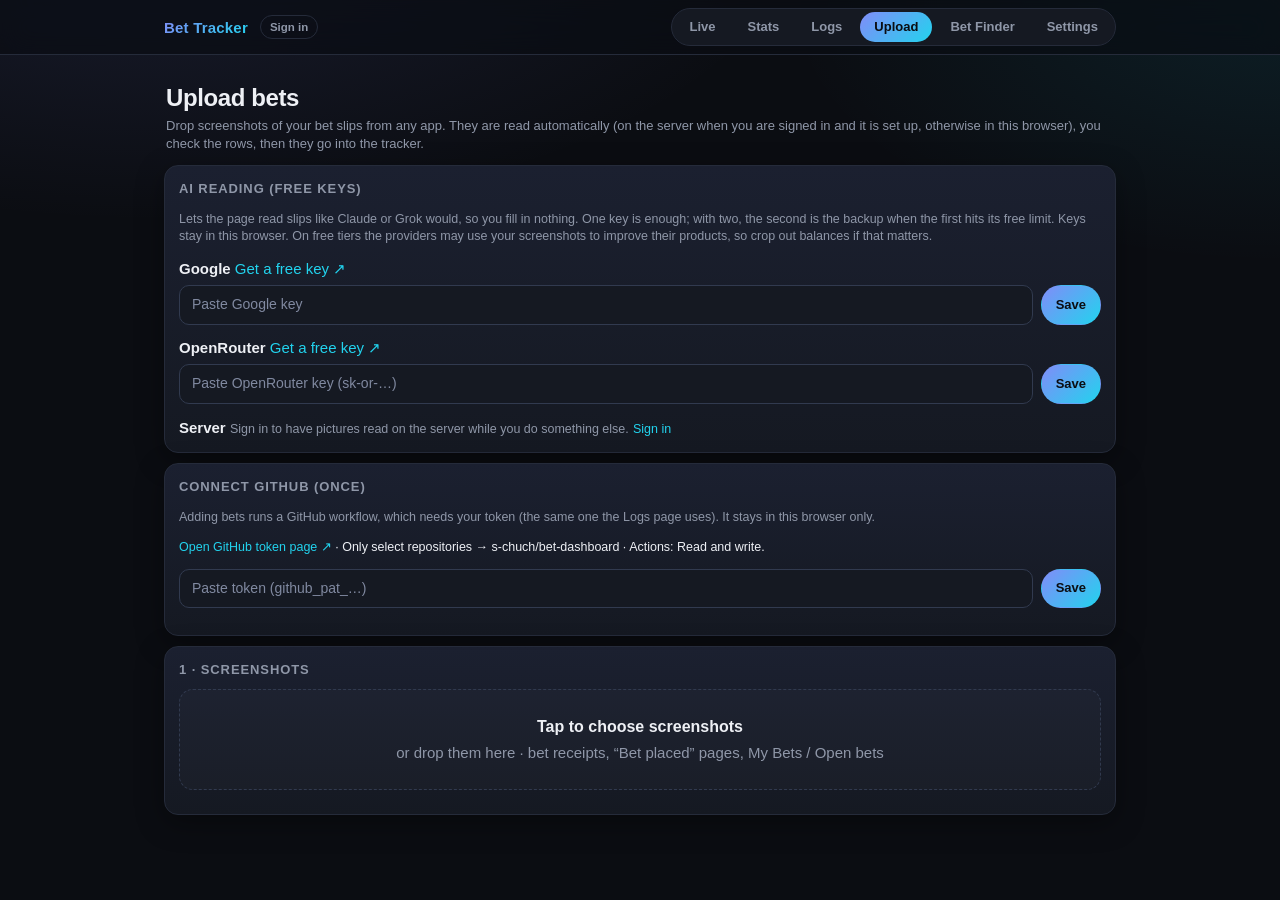
<file: upload.html>
<!doctype html>
<html lang="en">
<head>
<meta charset="utf-8">
<meta name="viewport" content="width=device-width,initial-scale=1,viewport-fit=cover">
<meta name="robots" content="noindex,nofollow">
<meta name="referrer" content="no-referrer">
<meta name="theme-color" content="#0b0d12">
<meta http-equiv="Content-Security-Policy" content="default-src 'none'; script-src 'self' 'wasm-unsafe-eval'; worker-src 'self'; style-src 'self' 'unsafe-inline'; img-src 'self' data: blob:; connect-src https://jzlfbpxcqerwtiurzsmu.supabase.co 'self' https://api.github.com https://generativelanguage.googleapis.com https://aiplatform.googleapis.com https://openrouter.ai; base-uri 'none'; form-action 'none'">
<title>Upload bets · Bet Tracker</title>
<link rel="stylesheet" href="assets/site.css?v=20261030-1">
<link rel="stylesheet" href="assets/log.css">
<link rel="stylesheet" href="assets/upload.css">
</head>
<body>
<nav class="site-nav" aria-label="Primary"><div class="in"><span class="brand">Bet Tracker</span><div class="links"><a href="index.html">Live</a><a href="stats.html">Stats</a><a href="log.html">Logs</a><a href="upload.html" aria-current="page">Upload</a><a href="finder.html">Bet Finder</a><a href="settings.html">Settings</a></div></div></nav>
<main class="wrap">
  <h1 class="page-title">Upload bets</h1>
  <p class="page-sub">Drop screenshots of your bet slips from any app. They are read automatically (on the server when you are signed in and it is set up, otherwise in this browser), you check the rows, then they go into the tracker.</p>

  <section class="panel" id="ai"></section>
  <section class="panel" id="gh"></section>

  <section class="panel">
    <h3>1 · Screenshots</h3>
    <label class="drop" id="drop" for="files">
      <span class="big">Tap to choose screenshots</span>
      <span class="muted">or drop them here · bet receipts, “Bet placed” pages, My Bets / Open bets</span>
      <input type="file" id="files" accept="image/*" multiple>
    </label>
    <div id="queue" class="queue" aria-live="polite"></div>
  </section>

  <section class="panel" id="review" hidden>
    <h3>2 · Check the rows</h3>
    <p class="muted small">The reader makes mistakes (a +124 can come out as +424). Fix anything wrong. Untick a row to leave it out. A row with blank, cut-off or mismatched numbers can't be added until you fix it. Already-settled slips are added with their result.</p>
    <div id="owners" class="small muted" style="display:flex;gap:8px;align-items:center;flex-wrap:wrap;margin:6px 0 10px"></div>
    <div id="rows"></div>
    <div class="sendbar"><button class="btn pri" id="send" type="button">Add to tracker</button><span id="sendmsg" class="muted small" role="status" aria-live="polite"></span></div>
  </section>
</main>
<script src="assets/vendor/supabase/supabase.js"></script><script src="assets/db.js?v=4"></script><script src="assets/outbox.js?v=2"></script><script src="assets/vendor/tesseract/tesseract.min.js"></script>
<script src="assets/slipparse.js?v=20261031-1"></script>
<script src="assets/upload.js?v=20261031-4"></script>
</body>
</html>
</file>
<file: assets/site.css>
/* Shared design system for index.html (Live), stats.html (Stats), log.html (Logs). Dark, mobile-first. */
:root{
  --bg:#0b0d12;--bg2:#10131a;--card:#151922;--card2:#1b2030;--line:#252b3a;--line2:#313a4f;
  --txt:#eef0f5;--mut:#8f97a8;--dim:#8089a0;
  --win:#34d399;--lose:#f87171;--push:#fbbf24;--pre:#64748b;--accent:#818cf8;--accent2:#22d3ee;
  --grad:linear-gradient(135deg,#818cf8 0%,#22d3ee 100%);
  --r:14px;--r-sm:10px;--shadow:0 8px 28px rgba(0,0,0,.35);
  --font:ui-sans-serif,-apple-system,BlinkMacSystemFont,"Segoe UI",Roboto,"Helvetica Neue",Arial,sans-serif;
  --mono:ui-monospace,SFMono-Regular,Menlo,Consolas,monospace;
  color-scheme:dark;
}
*{box-sizing:border-box}
html{-webkit-text-size-adjust:100%}
body{margin:0;background:radial-gradient(1100px 520px at 12% -10%,rgba(129,140,248,.13),transparent 60%),radial-gradient(900px 480px at 100% 0,rgba(34,211,238,.09),transparent 55%),var(--bg);background-attachment:fixed;color:var(--txt);font:15px/1.4 var(--font);-webkit-font-smoothing:antialiased;padding:0 0 calc(28px + env(safe-area-inset-bottom))}
a{color:var(--accent2);text-decoration:none}a:hover{text-decoration:underline}
.wrap{max-width:980px;margin:0 auto;padding:12px 14px}
.muted{color:var(--mut)}.dim{color:var(--dim)}.pos{color:var(--win)}.neg{color:var(--lose)}.mono{font-family:var(--mono)}.num{font-variant-numeric:tabular-nums}

/* top nav */
.site-nav{position:sticky;top:0;z-index:50;backdrop-filter:blur(14px) saturate(1.4);-webkit-backdrop-filter:blur(14px) saturate(1.4);background:rgba(11,13,18,.72);border-bottom:1px solid var(--line);padding-top:env(safe-area-inset-top)}
.site-nav .in{max-width:980px;margin:0 auto;padding:8px 14px;display:flex;align-items:center;gap:12px}
.site-nav .brand{font-weight:800;letter-spacing:.2px;font-size:15px;background:var(--grad);-webkit-background-clip:text;background-clip:text;color:transparent;white-space:nowrap}
.site-nav .links{display:flex;gap:4px;margin-left:auto;background:var(--card);border:1px solid var(--line);border-radius:999px;padding:3px}
.site-nav .links a{color:var(--mut);font-size:13px;font-weight:600;padding:6px 14px;border-radius:999px;text-decoration:none;white-space:nowrap;transition:color .15s,background .15s}
.site-nav .links a:hover{color:var(--txt)}
.site-nav .links a[aria-current="page"]{color:#0b0d12;background:var(--grad)}

/* headings */
.page-title{font-size:24px;font-weight:800;letter-spacing:-.4px;margin:14px 2px 2px}
.page-sub{color:var(--mut);font-size:13px;margin:0 2px 12px}
.sec-title{font-size:12px;font-weight:700;color:var(--mut);text-transform:uppercase;letter-spacing:.09em;margin:22px 2px 9px}

/* surfaces */
.panel{background:linear-gradient(180deg,var(--card2),var(--card));border:1px solid var(--line);border-radius:var(--r);padding:14px;box-shadow:var(--shadow)}
.panel+.panel{margin-top:10px}
.panel h3{margin:0 0 10px;font-size:13px;color:var(--mut);font-weight:700;text-transform:uppercase;letter-spacing:.07em}

/* KPI tiles */
.kpis{display:grid;grid-template-columns:repeat(2,1fr);gap:8px}
@media(min-width:640px){.kpis{grid-template-columns:repeat(4,1fr)}}
.kpi{background:linear-gradient(180deg,var(--card2),var(--card));border:1px solid var(--line);border-radius:var(--r);padding:12px 13px;position:relative;overflow:hidden}
.kpi::before{content:"";position:absolute;inset:0 0 auto 0;height:2px;background:var(--grad);opacity:.7}
.kpi .l{font-size:11px;color:var(--mut);text-transform:uppercase;letter-spacing:.07em;font-weight:600}
.kpi .v{font-size:24px;font-weight:800;letter-spacing:-.5px;margin-top:3px;font-variant-numeric:tabular-nums}
.kpi .s{font-size:11.5px;color:var(--mut);margin-top:1px}

/* chips, pills, buttons, segmented control */
.chip{display:inline-flex;align-items:center;gap:5px;font-size:11px;font-weight:700;padding:3px 9px;border-radius:999px;background:var(--card2);border:1px solid var(--line);color:var(--mut);white-space:nowrap}
.chip.won,.chip.win{color:#052e1c;background:var(--win);border-color:transparent}
.chip.lost,.chip.lose{color:#3b0a0a;background:var(--lose);border-color:transparent}
.chip.push,.chip.void{color:#3a2a00;background:var(--push);border-color:transparent}
.btn{font:inherit;font-size:13px;font-weight:600;color:var(--txt);background:var(--card2);border:1px solid var(--line2);border-radius:999px;padding:7px 14px;cursor:pointer;transition:border-color .15s,background .15s}
.btn:hover{border-color:var(--accent)}.btn:focus-visible,.seg button:focus-visible,input:focus-visible,select:focus-visible,a:focus-visible{outline:2px solid var(--accent2);outline-offset:2px}
.seg{display:inline-flex;gap:3px;background:var(--card);border:1px solid var(--line);border-radius:999px;padding:3px;max-width:100%;flex-wrap:wrap;border-radius:16px}
.seg button{font:inherit;font-size:12.5px;font-weight:600;color:var(--mut);background:none;border:0;border-radius:999px;padding:6px 13px;cursor:pointer;white-space:nowrap}
.seg button[aria-selected="true"],.seg button.on{color:#0b0d12;background:var(--grad)}
input[type=search],input[type=text],select{font:inherit;font-size:14px;color:var(--txt);background:var(--card);border:1px solid var(--line2);border-radius:var(--r-sm);padding:9px 12px;min-width:0}
input::placeholder{color:var(--dim)}

/* tables */
.tbl-wrap{border:1px solid var(--line);border-radius:var(--r);background:var(--card)}
table.tbl{width:100%;border-collapse:collapse;font-size:13px;font-variant-numeric:tabular-nums}
.tbl th{position:sticky;top:0;text-align:left;font-size:11px;text-transform:uppercase;letter-spacing:.07em;color:var(--mut);background:var(--card2);padding:9px 11px;border-bottom:1px solid var(--line);white-space:nowrap}
.tbl td{padding:9px 11px;border-bottom:1px solid var(--line);vertical-align:top}
.tbl tr:last-child td{border-bottom:0}.tbl tbody tr:hover td{background:rgba(129,140,248,.06)}
.tbl .r{text-align:right}
/* no scroll bars anywhere: tables fit the screen and wrap instead of scrolling */
table.tbl{table-layout:auto;max-width:100%}.tbl td,.tbl th{overflow-wrap:anywhere;word-break:break-word}
@media(max-width:759px){.tbl th{white-space:normal;padding:7px 5px;font-size:10px;letter-spacing:.02em}.tbl td{padding:7px 5px;font-size:12px}.tbl td.pk{min-width:0;max-width:none}}
img,svg,video,canvas,pre{max-width:100%}pre{white-space:pre-wrap;overflow-wrap:anywhere}

/* utility */
.row{display:flex;align-items:center;gap:8px}.row.sb{justify-content:space-between}.grow{flex:1;min-width:0}
.grid2{display:grid;gap:10px}@media(min-width:760px){.grid2{grid-template-columns:1fr 1fr}}
.empty{color:var(--mut);text-align:center;padding:26px 10px;font-size:14px}
.skeleton{background:linear-gradient(90deg,var(--card) 25%,var(--card2) 50%,var(--card) 75%);background-size:200% 100%;animation:sk 1.3s infinite;border-radius:var(--r-sm);min-height:18px}
@keyframes sk{to{background-position:-200% 0}}
.foot{color:var(--dim);font-size:11.5px;text-align:center;margin:24px 0 4px}
@media(prefers-reduced-motion:reduce){*{animation:none!important;transition:none!important}}

@media(max-width:430px){.site-nav .links a{padding:6px 9px;font-size:12.5px}.site-nav .brand{font-size:13.5px}.site-nav .in{gap:8px}}
/* nav: all five tabs fit on narrow phones; brand wraps above the links */
.site-nav .links{min-width:0}
@media(max-width:520px){.site-nav .in{flex-wrap:wrap;row-gap:6px}.site-nav .links{margin-left:0;width:100%;justify-content:space-between}.site-nav .links a{padding:6px 8px;font-size:12.5px;flex:1 1 auto;text-align:center}}
@media(max-width:380px){.site-nav .links a{padding:6px 5px;font-size:12px}}
.site-nav .acct{font-size:11.5px;font-weight:700;color:var(--mut);text-decoration:none;border:1px solid var(--line);border-radius:999px;padding:3px 9px;max-width:110px;overflow:hidden;text-overflow:ellipsis;white-space:nowrap}
.site-nav .acct:hover{color:var(--txt)}
.site-nav .ob-chip{font-size:11.5px;font-weight:700;text-decoration:none;border:1px solid var(--line);border-radius:999px;padding:3px 9px;white-space:nowrap;color:var(--push)}
.site-nav .ob-chip.ok{color:var(--win)}.site-nav .ob-chip.bad{color:var(--lose);border-color:var(--lose)}
</file>
<file: assets/home.css>
/* Live page (index.html). Builds on assets/site.css tokens. */
:root{--fg:var(--txt);--pre-bar:#94a3b8;--amber:#fbbf24;--amber-bg:rgba(251,191,36,.09);--amber-line:rgba(251,191,36,.38)}
h2{font-size:12px;font-weight:700;color:var(--mut);text-transform:uppercase;letter-spacing:.09em;margin:22px 2px 9px}
.meta{color:var(--mut);font-size:12px}
.page-sub.meta{font-size:12.5px;margin-bottom:8px}.page-title{font-size:22px;margin-top:10px}
.num,.nums b,.cright,.csub,.bal b,.sum b,.lsc{font-variant-numeric:tabular-nums}

/* auto-update health + needs-review */
.autoh{font-size:12px;color:var(--mut);margin:0 2px;display:flex;align-items:center;gap:6px}
.autoh:not(:empty):not(.bad)::before{content:"";width:7px;height:7px;border-radius:50%;background:var(--win);box-shadow:0 0 0 3px rgba(52,211,153,.15);flex-shrink:0}
.autoh.bad{color:#fff;background:linear-gradient(135deg,#b3261e,#8f1d17);border:1px solid rgba(248,113,113,.5);border-radius:var(--r-sm);padding:7px 10px;margin-top:6px;font-weight:600;box-shadow:0 4px 14px rgba(179,38,30,.25)}
.review{margin-top:8px}.review:empty{display:none}
.review details{background:linear-gradient(180deg,rgba(251,191,36,.14),rgba(251,191,36,.07));border:1px solid var(--amber-line);border-radius:var(--r-sm);padding:9px 11px;font-size:13px}
.review summary{cursor:pointer;font-weight:700;color:var(--amber)}
.review .ri{border-top:1px solid var(--amber-line);padding:6px 0 2px;margin-top:7px}.review .ri small{display:block;color:#ecdcae}

/* balance + summary tiles (same look as .kpi) */
.bal,.sum,.rsum{display:grid;grid-template-columns:repeat(2,1fr);gap:6px}
.bal{margin-top:10px}.sum{margin-top:6px}.rsum{margin:2px 0 8px}
.bal>div,.sum>div,.rsum>div{background:linear-gradient(180deg,var(--card2),var(--card));border:1px solid var(--line);border-radius:var(--r);position:relative;overflow:hidden}
.bal>div{padding:6px 10px;display:flex;justify-content:space-between;align-items:center;gap:6px;min-width:0}
.bal .tot{grid-column:1/-1;font-weight:700;font-size:16px;border-color:var(--line2)}
.bal .tot::before,.sum>div::before{content:"";position:absolute;inset:0 0 auto 0;height:2px;background:var(--grad);opacity:.7}
.bal .bn{min-width:0;overflow:hidden;text-overflow:ellipsis;white-space:nowrap;color:var(--mut);font-size:13px;font-weight:600}
.bal .tot .bn{color:var(--txt)}
.bal .bv{display:flex;flex-direction:column;align-items:flex-end;flex-shrink:0;line-height:1.2;text-align:right}.bal .bv b{white-space:nowrap}.bal .bv .wag{margin-top:1px}
.sum>div{padding:7px 10px;font-size:10px;color:var(--mut);text-transform:uppercase;letter-spacing:.04em;font-weight:600;white-space:nowrap}
.sum small{display:block;font-size:10.5px;white-space:normal;line-height:1.25;color:var(--mut);text-transform:none;letter-spacing:0;font-weight:400}
.sum b{display:block;color:var(--txt);font-size:17px;letter-spacing:-.3px;font-weight:800;text-transform:none;margin:0}
.sum b.pos{color:var(--win)}.sum b.neg{color:var(--lose)}
.sum .wide{grid-column:1/-1}
.rsum>div{padding:7px 9px;font-size:11px;color:var(--mut)}.rsum b{display:block;color:var(--txt);font-size:15px}
@media(min-width:700px){.bal{grid-template-columns:repeat(4,1fr)}.bal .tot{grid-column:auto}.sum{grid-template-columns:repeat(5,1fr)}.sum .wide{grid-column:auto}}

/* cards */
.card{background:linear-gradient(180deg,var(--card2),var(--card));border:1px solid var(--line);border-left:4px solid var(--pre);border-radius:12px;padding:0;overflow:hidden;margin-bottom:6px;box-shadow:0 2px 10px rgba(0,0,0,.22);transition:border-color .2s,box-shadow .2s}
.card.open{box-shadow:var(--shadow);border-color:var(--line2)}
.card.WINNING,.card.WON{border-left-color:var(--win)}.card.LOSING,.card.LOST{border-left-color:var(--lose)}.card.PUSH,.card.TIED,.card.NEUTRAL{border-left-color:var(--push)}
.card.LIVE,.card.PENDING{border-left-color:var(--pre-bar)}
.top{display:flex;justify-content:space-between;align-items:center;gap:8px}
.tag{font-size:11px;font-weight:700;color:var(--mut);text-transform:uppercase;letter-spacing:.06em}
.pill{font-size:11px;font-weight:800;padding:3px 8px;border-radius:999px;background:var(--pre);color:#fff;white-space:nowrap;letter-spacing:.01em}
.pill.WINNING,.pill.WON{background:var(--win);color:#052e1c}.pill.LOSING,.pill.LOST{background:var(--lose);color:#3b0a0a}.pill.PUSH,.pill.TIED,.pill.NEUTRAL{background:var(--push);color:#3a2a00}
.pill.LIVE,.pill.PENDING{background:#475569;color:#fff}
.crow{display:flex;align-items:center;gap:7px;min-height:40px;padding:4px 9px 5px 7px;position:relative;cursor:pointer;-webkit-tap-highlight-color:transparent;user-select:none;transition:background .15s}
.crow:hover{background:rgba(129,140,248,.05)}
.crow .pill{font-size:10px;padding:3px 6px;min-width:84px;text-align:center;display:block}
.pillw{display:flex;flex-direction:column;align-items:center;flex-shrink:0;width:92px;gap:2px}.psub{font-size:8.5px;line-height:1.1;color:var(--mut);text-align:center;max-width:92px}.psub:empty{display:none}
.cmid{flex:1;min-width:0}.clbl{font-weight:700;font-size:13.5px;white-space:nowrap;overflow:hidden;text-overflow:ellipsis}
.csub{font-size:10px;color:var(--mut);white-space:nowrap;overflow:hidden;text-overflow:ellipsis}.csub b{color:var(--txt);font-weight:600}
.cneed{font-size:11.5px;font-weight:600;color:var(--amber);margin-top:1px;line-height:1.25;white-space:nowrap;overflow:hidden;text-overflow:ellipsis}
.cright{text-align:right;font-size:12px;white-space:nowrap;flex-shrink:0;max-width:42%;overflow:hidden;text-overflow:ellipsis}.cright small{display:block;font-size:10px;color:var(--mut)}
.chev{color:var(--dim);font-size:16px;transition:transform .2s,color .15s;flex-shrink:0}.card.open .chev{transform:rotate(90deg);color:var(--accent2)}
.mini{position:absolute;left:0;bottom:0;height:3px;border-radius:0 2px 2px 0;transition:width .9s linear,background .3s}
.cbody{display:none;padding:2px 12px 11px;border-top:1px solid var(--line);background:rgba(0,0,0,.12)}.card.open .cbody{display:block}
.pick{font-size:17px;font-weight:700;margin:4px 0 2px}.ev{color:var(--mut);font-size:13px}
.nums{display:flex;flex-wrap:wrap;gap:4px 14px;font-size:13px;margin-top:6px}.nums span b{color:var(--txt)}.nums span{color:var(--mut)}
.score{margin-top:8px;padding:8px 10px;background:rgba(7,9,13,.55);border:1px solid var(--line);border-radius:var(--r-sm);font-variant-numeric:tabular-nums}
.score .row{display:flex;justify-content:space-between;gap:8px}.score .det{color:var(--mut);font-size:12px;margin-top:2px}
.score .live{color:var(--win);font-weight:700}
.leg{display:flex;justify-content:space-between;gap:8px;font-size:13px;padding:5px 0;border-top:1px solid var(--line)}.leg:first-child{border-top:0}
.leg .pill{font-size:10px;padding:2px 6px;flex-shrink:0;align-self:flex-start}
.wag{font-style:normal;font-size:11px;color:var(--mut);font-weight:500;white-space:nowrap}
.bkh{font-size:11px;color:var(--mut);font-weight:600;margin:9px 2px 4px;letter-spacing:.2px}.bkh b{color:var(--txt);font-weight:600}.bkh:first-child{margin-top:2px}
.set{font-size:13px;display:flex;justify-content:space-between;gap:8px;padding:7px 10px;margin-bottom:4px;background:var(--card);border:1px solid var(--line);border-radius:var(--r-sm)}
.wp{margin-top:8px}.wp .lbl{display:flex;justify-content:space-between;gap:8px;font-size:12px;color:var(--mut);margin-bottom:3px}.wp .lbl b{color:var(--txt);font-size:13px}
.wp .track{height:8px;background:#232938;border-radius:99px;overflow:hidden}.wp .fill{height:100%;border-radius:99px;transition:width .8s ease,background .3s}
.wp.est .fill{opacity:.85;background-image:repeating-linear-gradient(45deg,rgba(255,255,255,.18) 0 4px,transparent 4px 8px);transition:width .9s linear,background .3s}
.wp .note{font-size:11px;color:var(--mut);margin-top:2px}

/* section headers */
.h2row{display:flex;align-items:center;justify-content:space-between;gap:8px;margin:22px 2px 9px}.h2row h2{margin:0;flex:1}
.h2row h2.sechead{cursor:pointer;user-select:none}
h2 span{text-transform:none;letter-spacing:0;color:var(--txt);float:right;font-weight:700}
.h2row h2 .hl{float:none;color:inherit;letter-spacing:inherit;text-transform:inherit;font-weight:inherit}
.h2row h2 .chev{display:inline-block;margin:0 4px 0 6px;float:none;font-size:1.4em;line-height:1;color:var(--mut)}.sec.open .h2row h2 .chev{transform:rotate(90deg)}
.xall{font:inherit;background:var(--card);border:1px solid var(--line2);color:var(--mut);border-radius:999px;font-size:11px;font-weight:600;padding:4px 11px;flex-shrink:0;cursor:pointer;transition:border-color .15s,color .15s}
.xall:hover{border-color:var(--accent);color:var(--txt)}.xall:focus-visible,.sechead:focus-visible{outline:2px solid var(--accent2);outline-offset:2px}
.sec.settled:not(.open) .xall{display:none!important}
.sec.fold .chev{transform:rotate(90deg)}.sec.fold.shut .chev{transform:none}.sec.fold.shut .secbody{display:none}.sec.fold.shut .xall{display:none!important}
.sec.settled .secbody{display:none}.sec.settled.open .secbody{display:block}
.retain{font-size:11.5px;color:var(--mut);margin:0 2px 8px}
.cd{font-style:normal;font-size:11px;font-weight:600;color:var(--mut);background:var(--card2);border:1px solid var(--line);border-radius:999px;padding:1px 8px;margin-left:6px;letter-spacing:0;text-transform:none;font-variant-numeric:tabular-nums}.cd.busy{color:var(--win)}.cd.slow{color:var(--push)}
.sti{font-style:normal;font-size:9px;margin-right:3px}.sti.run{color:var(--win)}.sti.pause{color:var(--push)}.sti.brk,.sti.mlb{color:var(--mut)}
.stb{display:flex;align-items:center;gap:5px;font-size:12px;margin-top:4px}.stb .dot{width:7px;height:7px;border-radius:50%;background:var(--mut)}.stb.run .dot{background:var(--win)}.stb.pause .dot{background:var(--push)}.stb.pause{color:var(--push)}.stn{font-size:11px;color:var(--mut);margin-top:2px}

/* live detail */
.needbox{background:var(--amber-bg);border:1px solid var(--amber-line);border-radius:var(--r-sm);padding:8px 10px;margin:8px 0 4px}
.needbox .nh{font-size:11px;font-weight:700;letter-spacing:.06em;color:var(--amber);text-transform:uppercase;margin-bottom:3px}
.needbox div.nl{font-size:15px;font-weight:700;color:var(--txt);margin:2px 0}
.lgt{flex:1;min-width:0}.lbar{display:flex;align-items:center;gap:6px;margin-top:4px}.lbar .lt{flex:1;height:6px;border-radius:3px;background:#232938;overflow:hidden}.lbar .lf{height:100%;border-radius:3px;transition:width .6s}.lbar small{font-size:11px;color:var(--mut);white-space:nowrap}
.aln{font-size:12px;color:var(--mut);margin:6px 0 2px;font-variant-numeric:tabular-nums}.srcn{font-size:11px;color:var(--mut);margin-top:2px}
.ldet{margin:8px 0 4px;font-size:12.5px}.need{font-weight:600;margin-bottom:6px;line-height:1.35}
.chips{display:flex;flex-wrap:wrap;gap:4px 10px;align-items:center;margin-bottom:6px;color:var(--fg)}.chips>span{display:inline-flex;align-items:center;gap:5px}.chips small{color:var(--mut)}
.rz{background:#b3261e;color:#fff;border-radius:4px;padding:0 5px;font-size:11px;font-weight:700}.dia{vertical-align:middle}.cnt{font-variant-numeric:tabular-nums}
.lsc{border-collapse:collapse;font-size:11.5px;margin:2px 0 6px}.lsc th,.lsc td{padding:1px 6px;text-align:center;color:var(--mut)}.lsc td:first-child{text-align:left;color:inherit}.lsc td b{color:inherit}
.lastp{color:var(--mut);font-size:12px;display:-webkit-box;-webkit-line-clamp:2;-webkit-box-orient:vertical;overflow:hidden}
.spkw{display:flex;flex-direction:column;margin:4px 0 2px}.spk-t{font-size:11px;color:var(--mut)}.spk{background:rgba(255,255,255,.05);border-radius:4px}.spkw [data-spk]{display:flex;align-items:center;gap:8px}.spk-l,.spk-empty{font-size:11px;color:var(--mut)}
.rspl{font-size:11.5px;color:var(--mut);margin:2px 2px 4px;line-height:1.45}.rspl b{color:var(--txt);font-weight:600}.rnote{font-size:10.5px;color:var(--mut);margin:2px 2px 8px}
.foot{margin-top:26px}
/* picks/bet rows: long subtitles truncate instead of running under the right-hand label */
.cmid{overflow:hidden}.csub{overflow:hidden;text-overflow:ellipsis}.cright{min-width:0}
.titlerow{display:flex;align-items:center;justify-content:space-between;gap:10px}.titlerow .page-title{margin-right:auto}
#refresh{flex-shrink:0;padding:6px 13px}#refresh .ri{display:inline-block}#refresh.busy .ri{animation:rspin .8s linear infinite}#refresh:disabled{opacity:.7;cursor:default}
@keyframes rspin{to{transform:rotate(360deg)}}
.autoh:empty{display:none}
.review .rvlink{display:block;background:rgba(251,191,36,.1);border:1px solid rgba(251,191,36,.45);border-radius:10px;padding:8px 12px;font-size:13px;font-weight:600;color:var(--push);text-decoration:none}
.feeds{display:flex;flex-wrap:wrap;gap:4px 12px;font-size:11.5px;margin:-4px 2px 8px;color:var(--mut)}.feeds .fok{color:var(--win)}.feeds .fbad{color:var(--lose)}.feeds small{color:inherit;font-size:inherit;opacity:.85}.feeds:empty{display:none}
.bkh.sub{margin-top:6px;padding-left:10px;border-left:2px solid var(--line2);font-weight:500;opacity:.9}

/* live fun: players, play-by-play, swing, live P&L */
.plr,.tick{margin:8px 0 4px}.pt{font-size:11px;color:var(--mut);text-transform:uppercase;letter-spacing:.04em;margin-bottom:4px}
.pl{padding:5px 0;border-top:1px solid var(--line,rgba(255,255,255,.08))}.pn{font-weight:600;font-size:13px;display:flex;gap:6px;align-items:baseline}.pn small{color:var(--mut);font-weight:400}.pn i{margin-left:auto;font-style:normal;font-size:12px;color:var(--mut)}
.pc{display:flex;flex-wrap:wrap;gap:3px 12px;font-size:12px;color:var(--mut);margin-top:2px}.pc b{color:var(--fg)}.pc .hl b{color:var(--win)}
.pk{font-size:12px;color:var(--mut);margin-top:4px}.pk b{color:var(--fg)}
.tick ul{list-style:none;margin:0;padding:0}.tick li{font-size:12px;padding:3px 0 3px 8px;border-left:2px solid transparent;color:var(--mut);line-height:1.3}
.tick li time{display:inline-block;min-width:64px;color:var(--mut);opacity:.8;font-variant-numeric:tabular-nums;margin-right:4px}
.tick li.sc{color:var(--fg);font-weight:600}.tick li.mine{border-left-color:var(--win);color:var(--fg)}.tick .tg{font-size:11px;color:var(--mut);margin:4px 0 2px}
.swing{margin-left:6px;font-weight:600}.swing.pos{color:var(--win)}.swing.neg{color:var(--lose)}
.lpl{display:grid;grid-template-columns:repeat(4,1fr);gap:6px;margin:0 0 8px;padding:8px 10px;border-radius:10px;background:rgba(255,255,255,.04);font-size:11px;color:var(--mut)}
.lpl b{display:block;font-size:14px;margin-top:2px}.lpl b.pos{color:var(--win)}.lpl b.neg{color:var(--lose)}
@media(max-width:380px){.lpl{grid-template-columns:repeat(2,1fr)}}
</file>
<file: assets/ui-board.css>
/* ui-board */
.score.board{padding:8px 10px}
.score .brow{display:flex;align-items:center;gap:10px;padding:3px 0}
.tbadge{flex:none;width:28px;height:28px;border-radius:50%;display:inline-flex;align-items:center;justify-content:center;font-size:10px;font-weight:800;letter-spacing:-.02em;border:2px solid transparent;box-sizing:border-box;line-height:1;text-transform:uppercase}
.tbadge.sm{font-size:8px;letter-spacing:-.04em}
.score .bname{flex:1;min-width:0;overflow:hidden;text-overflow:ellipsis;white-space:nowrap;font-size:14px;color:var(--txt)}
.score .bscore{font-size:24px;line-height:1;font-weight:800;font-variant-numeric:tabular-nums;min-width:1.4em;text-align:right;border-radius:6px;padding:2px 4px;margin:-2px -4px -2px 0}
.brow.trail .bscore,.brow.trail .bname{color:var(--mut);font-weight:500}
.brow.trail .bscore{font-weight:600}
.brow.lead .bscore{color:var(--txt)}
.brow.tie .bscore{color:var(--txt);font-weight:700}
.score .bdet{display:flex;align-items:center;flex-wrap:wrap;gap:8px;margin-top:6px}
.livepill{display:inline-flex;align-items:center;gap:5px;font-size:11px;font-weight:800;letter-spacing:.06em;color:var(--win);background:rgba(52,211,153,.12);border:1px solid rgba(52,211,153,.35);border-radius:999px;padding:2px 8px 2px 7px}
.ldot{width:7px;height:7px;border-radius:50%;background:var(--win);animation:lbPulse 1.6s ease-in-out infinite}
@keyframes lbPulse{0%{box-shadow:0 0 0 0 rgba(52,211,153,.7);opacity:1}70%{box-shadow:0 0 0 6px rgba(52,211,153,0);opacity:.6}100%{box-shadow:0 0 0 0 rgba(52,211,153,0);opacity:1}}
.pchip{font-size:12px;color:var(--mut);background:var(--card2);border:1px solid var(--line);border-radius:6px;padding:2px 8px;font-variant-numeric:tabular-nums}
.pchip.fin{color:var(--txt);font-weight:600}
.flash{animation:lbFlash 1.2s ease-out}
@keyframes lbFlash{0%{background:rgba(251,191,36,.55);color:#fff;transform:scale(1.18)}40%{background:rgba(251,191,36,.3);transform:scale(1.06)}100%{background:transparent;transform:scale(1)}}
.tick li.newplay{animation:lbPlay 1.2s ease-out}
@keyframes lbPlay{0%{background:rgba(129,140,248,.35)}100%{background:transparent}}
@media (prefers-reduced-motion:reduce){.ldot,.flash,.tick li.newplay{animation:none!important}}
</file>
<file: assets/ui-visuals.css>
/* ui-visuals */
.uiv{margin:0 0 8px;display:flex;flex-direction:column;gap:8px}
.pips{display:flex;gap:3px;align-items:flex-end;max-width:100%}
.pip{flex:1 1 0;min-width:0;max-width:44px;text-align:center}
.pip i{display:block;height:6px;border-radius:3px;background:var(--line)}
.pip em{display:block;font-style:normal;font-size:9.5px;line-height:1.5;color:var(--mut);margin-top:2px;white-space:nowrap}
.pip.done i{background:var(--accent2,var(--accent))}
.pip.now i{background:var(--win);animation:uivPulse 1.4s ease-in-out infinite}
.pip.now em{color:var(--fg);font-weight:700}
@keyframes uivPulse{0%,100%{opacity:1}50%{opacity:.4}}
.uiv-bb{display:flex;align-items:center;gap:14px;flex-wrap:wrap}
.uiv-dia{flex:none}
.uiv-dia .paths{fill:none;stroke:var(--line);stroke-width:1.5}
.uiv-dia .base{fill:var(--card2);stroke:var(--mut);stroke-width:1.5}
.uiv-dia .base.on{fill:#f5c542;stroke:#f5c542}
.uiv-dia .plate{fill:var(--mut)}
.bbc{display:flex;flex-direction:column;gap:4px}
.bbc>div{display:flex;align-items:center;gap:7px}
.bbc b{width:10px;font-size:11px;color:var(--mut)}
.dots{display:inline-flex;gap:5px}
.dots i{width:10px;height:10px;border-radius:50%;border:1.5px solid var(--mut);box-sizing:border-box}
.dots.ball i.on{background:var(--win);border-color:var(--win)}
.dots.strike i.on{background:var(--push);border-color:var(--push)}
.dots.out i.on{background:var(--lose);border-color:var(--lose)}
.bbn{display:flex;flex-direction:column;gap:2px;font-size:12px;min-width:0}
.bbn small{color:var(--mut);font-size:10px}
.ldet:has(.uiv-bb) .chips>span:has(.dia){display:none}
.uiv-field .ffield{position:relative;display:flex;height:34px;border-radius:6px;overflow:hidden;border:1px solid var(--line);background:linear-gradient(180deg,#14532d,#166534)}
.ez{flex:0 0 8%;display:flex;align-items:center;justify-content:center;opacity:.85}
.ez em{font-style:normal;font-size:9px;font-weight:700;color:#fff;writing-mode:vertical-rl;transform:rotate(180deg);text-shadow:0 0 2px #000}
.ez.r em{transform:none}
.yd{position:relative;flex:1}
.tk{position:absolute;top:0;bottom:0;width:1px;background:rgba(255,255,255,.22)}
.tk.mid{background:rgba(255,255,255,.5)}
.rzt{position:absolute;top:0;bottom:0;width:20%;background:rgba(179,38,30,.4)}
.rzt.l{left:0}.rzt.r{right:0}
.los{position:absolute;top:0;bottom:0;width:2px;margin-left:-1px;background:#60a5fa}
.fdl{position:absolute;top:0;bottom:0;width:2px;margin-left:-1px;background:#facc15}
.ball{position:absolute;top:50%;width:18px;height:18px;margin:-9px 0 0 -9px;border-radius:50%;border:2px solid #fff;color:#fff;font-size:8px;display:flex;align-items:center;justify-content:center;box-sizing:border-box;text-shadow:0 0 2px #000}
.fcap{display:flex;gap:8px;align-items:center;margin-top:5px;font-size:12px;flex-wrap:wrap}
.fcap b{color:#fff;border-radius:4px;padding:0 6px;font-size:11px;text-shadow:0 0 2px #000}
.uiv-soc .sbar{position:relative;height:8px;border-radius:4px;background:var(--line)}
.sfill{position:absolute;left:0;top:0;bottom:0;border-radius:4px;background:var(--win)}
.snotch{position:absolute;top:-3px;bottom:-3px;width:2px;margin-left:-1px;background:var(--mut)}
.slab{display:flex;justify-content:space-between;align-items:baseline;margin-top:3px;font-size:12px}
.slab small{color:var(--mut);font-size:10px}
@media (prefers-reduced-motion:reduce){.pip.now i{animation:none}}
</file>
<file: assets/ui-bets.css>
/* ui-bets */
.uring{--p:0%;--c:#6b7488;flex:0 0 34px;width:34px;height:34px;border-radius:50%;align-self:flex-start;display:grid;place-items:center;background:conic-gradient(var(--c) var(--p),#232938 0)}
.uring i{font-style:normal;width:26px;height:26px;border-radius:50%;background:var(--card2,#161b26);display:grid;place-items:center;font-size:9.5px;font-weight:700;color:#e8ecf4;font-variant-numeric:tabular-nums;letter-spacing:-.3px}
.leg.uir{align-items:flex-start}
.leg.uir .lbar{display:none}
.uone{display:inline-block;margin:1px 0 0;padding:1px 6px;border-radius:999px;font-size:9.5px;font-weight:800;letter-spacing:.06em;color:#1a1400;background:var(--push,#f5c542);line-height:1.5}
.card.oneaway{border-left-color:var(--push,#f5c542);box-shadow:0 2px 10px rgba(0,0,0,.22),0 0 14px rgba(245,197,66,.22)}
@keyframes uiHitRow{0%{background:rgba(52,211,153,.55)}100%{background:rgba(52,211,153,0)}}
@keyframes uiPop{0%{transform:scale(1)}40%{transform:scale(1.35)}100%{transform:scale(1)}}
@keyframes uiBust{0%{background:rgba(239,68,68,.35)}100%{background:rgba(239,68,68,0)}}
@keyframes uiCard{0%{box-shadow:0 0 0 0 rgba(52,211,153,.7)}100%{box-shadow:0 0 0 14px rgba(52,211,153,0)}}
.leg.hit{animation:uiHitRow 1.2s ease-out both;border-radius:6px}
.leg.hit .pill{animation:uiPop .6s ease-out both}
.leg.hit .pill::before{content:"\2713 "}
.leg.bust{animation:uiBust 1.2s ease-out both;border-radius:6px}
.card.hit{animation:uiCard 1.2s ease-out both}
.card.bust{animation:uiBust 1.2s ease-out both}

.uring.u7 i{font-size:8px}.uring.u9 i{font-size:9px}.leg.uir{min-height:46px}

.uring.up i{font-size:9.5px}.uring.none{--c:#6b7488}.uring.none i{color:#8f98ad}
.nums .px-g{color:var(--win)}.nums .px-r{color:var(--lose)}.nums .px-a{color:var(--push)}
</file>
<file: assets/ui-header.css>
/* ui-header: compact summary bar, balances drawer, typography, a11y. Loaded after home.css. */
body{--mut:#a1a9ba;--dim:#8f98ad}

/* ---- compact summary bar (#sum) ---- */
#sum.sum{display:grid;grid-template-columns:1fr 1fr;gap:0;margin-top:8px;border:1px solid var(--line2);border-radius:var(--r);background:linear-gradient(180deg,var(--card2),var(--card));overflow:hidden;position:relative}
#sum.sum::before{content:"";position:absolute;inset:0 0 auto 0;height:2px;background:var(--grad);opacity:.7;z-index:1}
#sum.sum>div{background:none;border:0;border-radius:0;padding:9px 12px 8px;font-size:11px;letter-spacing:.05em;min-width:0;overflow:hidden;border-top:1px solid var(--line)}
#sum.sum>div::before{display:none}
#sum.sum>div:nth-child(-n+2){border-top:0;padding-top:11px}
#sum.sum>div:nth-child(even){border-left:1px solid var(--line)}
#sum.sum b{font-size:21px;line-height:1.15;margin-top:1px}
#sum.sum small{font-size:11px;line-height:1.25;overflow:hidden;text-overflow:ellipsis;white-space:nowrap}
#sum.sum>div.wide{grid-column:1/-1;border-left:0;display:flex;align-items:baseline;justify-content:space-between;gap:10px;padding-top:7px;padding-bottom:7px}
#sum.sum>div.wide b{display:inline;font-size:19px;order:2;margin-left:auto}
#sum.sum>div.wide small{display:none}
@media(min-width:700px){
  #sum.sum{grid-template-columns:repeat(5,1fr)}
  #sum.sum>div,#sum.sum>div:nth-child(-n+2){border-top:0;padding-top:10px}
  #sum.sum>div:nth-child(even){border-left:0}
  #sum.sum>div+div{border-left:1px solid var(--line)}
  #sum.sum>div.wide{display:block;grid-column:auto;padding-top:10px;padding-bottom:8px}
  #sum.sum>div.wide b{display:block;font-size:21px;margin-left:0}
  #sum.sum>div.wide small{display:block}
}

/* live strip joins the bar look */
#livepl .lpl{grid-template-columns:repeat(4,1fr);gap:0;padding:0;margin:0 0 10px;background:linear-gradient(180deg,var(--card2),var(--card));border:1px solid var(--line2);border-radius:var(--r);font-size:11px;overflow:hidden}
#livepl .lpl>*{padding:8px 8px 7px;min-width:0}
#livepl .lpl>*+*{border-left:1px solid var(--line)}
#livepl .lpl b{font-size:17px;line-height:1.15;font-weight:800}
@media(max-width:330px){#livepl .lpl{grid-template-columns:repeat(2,1fr)}#livepl .lpl>*:nth-child(3){border-left:0}#livepl .lpl>*:nth-child(n+3){border-top:1px solid var(--line)}}

/* ---- balances drawer ---- */
.bal-toggle>span{margin-left:auto}
@media(max-width:699px){#sum.sum>div:nth-child(2) small,#sum.sum>div:nth-child(4) small{display:none}}
.bal-toggle{display:flex;align-items:center;justify-content:flex-start;gap:4px;width:100%;min-height:40px;margin-top:8px;padding:8px 12px;font:inherit;font-size:13px;font-weight:600;color:var(--mut);background:var(--card);border:1px solid var(--line);border-radius:var(--r-sm);cursor:pointer;text-align:left}
.bal-toggle:hover{border-color:var(--accent);color:var(--txt)}
.bal-toggle b{color:var(--txt);font-weight:700;font-variant-numeric:tabular-nums}
#bal.bal-collapsed{display:none}
#bal.bal{margin-top:6px}

/* ---- typography / tap targets ---- */
.psub{font-size:11px;line-height:1.15;max-width:96px}
.csub{font-size:12px}
.pill,.crow .pill,.leg .pill{font-size:11.5px}
.crow .pill{padding:3px 4px;min-width:0;width:100%}
.crow{min-height:56px}
.pillw{width:96px}
.cright{max-width:44%;font-size:12.5px}
.cright small{font-size:11.5px}
.clbl{font-size:14px}
.cneed{font-size:12px}
.feeds{font-size:12px}
.autoh,.retain,.xall,.cd{font-size:12px}
.bal .bn{font-size:13.5px}
.wp .note,.rnote,.srcn,.pt,.tick .tg,.lastp{font-size:12px}
@media(max-width:400px){.pillw{width:88px}.psub{max-width:88px;font-size:10.5px}.crow .pill{font-size:11px}.cright{max-width:40%}}

/* ---- focus ---- */
.crow:focus-visible,.sechead:focus-visible,.bal-toggle:focus-visible,#refresh:focus-visible{outline:2px solid var(--accent2);outline-offset:-2px;border-radius:8px}
.sechead:focus-visible{outline-offset:2px}
</file>
<file: assets/ui-slip.css>
/* ui-slip: mini-scoreboard minimized bet slip. Everything is scoped to .sl; the old row layout is only overridden when .crow contains .sl. */
@property --p{syntax:'<number>';inherits:false;initial-value:0}

.crow:has(> .sl){display:flex;align-items:center;gap:6px;min-height:78px;height:78px;padding:8px 8px 8px 9px;box-sizing:border-box}
.crow:has(> .sl) .chev{margin-left:0;flex:none;font-size:18px;width:12px;text-align:center}
.sl{display:flex;align-items:center;gap:10px;flex:1;min-width:0;position:relative}
.sl .slm{flex:1;min-width:0;display:flex;flex-direction:column;gap:3px}
.sl .sl1,.sl .sl2,.sl .sl3{min-width:0;white-space:nowrap}

/* ---- win-chance ring ---- */
.sl .slr{--c:var(--pre);position:relative;flex:none;width:52px;height:52px;border-radius:50%;display:grid;place-items:center;
  background:conic-gradient(var(--c) calc(var(--p) * 1%),rgba(255,255,255,.09) 0);transition:--p .9s ease-out}
.sl .slr::before{content:"";position:absolute;inset:4.5px;border-radius:50%;background:var(--card2)}
.card.WINNING .sl .slr,.card.WON .sl .slr{--c:var(--win)}
.card.LOSING .sl .slr,.card.LOST .sl .slr{--c:var(--lose)}
.card.NEUTRAL .sl .slr,.card.PUSH .sl .slr,.card.TIED .sl .slr{--c:var(--push)}
.card.LIVE .sl .slr{--c:var(--accent2)}
.card.NOT_STARTED .sl .slr{--c:var(--pre)}
.sl .slr .pill,.sl .slr .slt{grid-area:1/1}
.sl .slr .pill{position:relative;z-index:1;display:block;width:auto;min-width:0;max-width:42px;padding:0;margin:0;border-radius:0;background:none;color:var(--txt);
  font-size:13px;font-weight:800;line-height:1;letter-spacing:-.03em;text-align:center;font-variant-numeric:tabular-nums;overflow:hidden;text-overflow:clip}
.card.LIVE .sl .slr .pill{font-size:9px;letter-spacing:-.02em;color:var(--accent2)}
.card.WON .sl .slr .pill,.card.LOST .sl .slr .pill,.card.NOT_STARTED .sl .slr .pill{font-size:0}
.card.WON .sl .slr .pill::before{content:"\2713";font-size:23px;color:var(--win)}
.card.LOST .sl .slr .pill::before{content:"\2717";font-size:23px;color:var(--lose)}
.card.PUSH .sl .slr .pill,.card.TIED .sl .slr .pill{font-size:10px}
.sl .slr .slt{display:none;position:relative;z-index:1;text-align:center;line-height:1;color:var(--txt)}
.sl .slr .slt b{display:block;font-size:12.5px;font-weight:800;letter-spacing:-.03em;font-variant-numeric:tabular-nums}
.sl .slr .slt small{display:block;font-size:8.5px;color:var(--mut);margin-top:2px;letter-spacing:.04em}
.card.NOT_STARTED .sl .slr .slt{display:block}
.card.NOT_STARTED .sl .slr .slt b:only-child{font-size:11px;color:var(--mut);letter-spacing:.05em}
/* LIVE without a probability pulses */
.card.LIVE .sl .slr{animation:slLive 1.8s ease-in-out infinite}
@keyframes slLive{0%,100%{box-shadow:0 0 0 0 rgba(34,211,238,.45)}60%{box-shadow:0 0 0 6px rgba(34,211,238,0)}}
.sl .slr.pulse{animation:slPulse 1s ease-out}
@keyframes slPulse{0%{box-shadow:0 0 0 0 var(--c);transform:scale(1.14)}35%{transform:scale(1.06)}100%{box-shadow:0 0 0 10px transparent;transform:scale(1)}}

/* ---- line 1: mini scoreboard ---- */
.sl .sl1{display:flex;align-items:center;gap:6px;height:22px;overflow:hidden;font-size:12px}
.sl .slg{display:inline-flex;align-items:center;gap:4px;flex:none}
.sl .slg .tbadge{width:20px;height:20px;font-size:7.5px;border-width:1.5px}
.sl .slg .tbadge.sm{font-size:6px}
.sl .sls{display:inline-block;font-size:17px;line-height:1;font-weight:800;font-variant-numeric:tabular-nums;min-width:.9em;text-align:center;border-radius:5px;padding:1px 2px}
.sl .sls.trail{color:var(--mut);font-weight:600}
.sl .sls.lead,.sl .sls.tie{color:var(--txt)}
.sl .slat{color:var(--mut);font-size:11px;padding:0 1px}
.sl .slc{display:inline-flex;align-items:center;gap:4px;flex:none;min-width:0;font-size:11px;line-height:1.2;color:var(--mut);background:var(--card2);border:1px solid var(--line);border-radius:6px;padding:1px 6px;white-space:nowrap;overflow:hidden;text-overflow:ellipsis;font-variant-numeric:tabular-nums}
.sl .slc.live{flex:0 1 auto;color:var(--txt);border-color:rgba(52,211,153,.4);background:rgba(52,211,153,.1)}
.sl .slc.fin{color:var(--txt);font-weight:600}
.sl .slc.more{flex:none;color:var(--accent2);border-color:rgba(34,211,238,.3);background:rgba(34,211,238,.08)}
.sl .slc .ldot{width:6px;height:6px;flex:none;border-radius:50%;background:var(--win);animation:lbPulse 1.6s ease-in-out infinite}
.sl .slc .sti{margin-right:0}
.sl .slt1{flex:1 1 auto;min-width:0;overflow:hidden;text-overflow:ellipsis;font-size:12px;color:var(--mut)}

/* ---- line 2: title ---- */
.sl .sl2{height:18px;line-height:18px;overflow:hidden;text-overflow:ellipsis;font-size:14px;font-weight:700;color:var(--txt)}

/* ---- line 3: dots, payout, tags (items that do not fit wrap out of the fixed-height row) ---- */
.sl .sl3{display:flex;flex-wrap:wrap;align-items:center;column-gap:8px;height:16px;overflow:hidden;font-size:11.5px;line-height:16px;color:var(--mut)}
.sl .sld{display:inline-flex;align-items:center;gap:4px;flex:none;height:16px;padding:0 3px 0 3px;margin-left:-3px}
.sl .dw{display:inline-flex;align-items:center;gap:2px}
.sl .d{display:inline-block;width:10px;height:10px;border-radius:50%;box-sizing:border-box;background:#3a4256}
.sl .d.hit{background:var(--win)}
.sl .d.lost{background:var(--lose)}
.sl .d.push{background:transparent;border:2px solid var(--push)}
.sl .d.live{background:var(--push);animation:slDot 1.4s ease-in-out infinite}
.sl .d.wait{background:#3a4256}
@keyframes slDot{0%,100%{box-shadow:0 0 0 0 rgba(251,191,36,.6)}60%{box-shadow:0 0 0 3px rgba(251,191,36,0)}}
.sl .dw em,.sl .dmore{font-style:normal;font-size:9.5px;font-weight:700;color:var(--mut);font-variant-numeric:tabular-nums}
.sl .uone{flex:none;margin:0;padding:0 6px;font-size:9px;line-height:15px}
.sl .slp{flex:none;color:var(--mut);font-variant-numeric:tabular-nums}
.sl .slp b{color:var(--txt);font-weight:600}
.sl .slt2{flex:none;font-size:9.5px;font-weight:800;letter-spacing:.05em;line-height:15px;padding:0 6px;border-radius:999px}
.sl .slt2.bo{color:#1a1400;background:var(--push)}
.sl .slt2.bn{color:#fff;background:var(--accent)}
.sl .slt2 i{font-style:normal}
.sl .slk{flex:none;margin-left:auto;font-size:10.5px;font-weight:700;color:var(--dim);letter-spacing:.04em}
.sl .slt2 .bn2{display:none}
@media(max-width:399px){.sl .slt2.bo .bw{display:none}.sl .slt2.bo .bn2{display:inline}}

/* visually hidden sentence for screen readers (tick1s writes into it) */
.sl .psub.sr{position:absolute;width:1px;height:1px;margin:-1px;padding:0;overflow:hidden;clip:rect(0 0 0 0);clip-path:inset(50%);white-space:nowrap;border:0;max-width:none;display:block}

@media(max-width:359px){.sl{gap:8px}.sl .slr{width:48px;height:48px}.sl .sl2{font-size:13.5px}}
@media(prefers-reduced-motion:reduce){.sl .slr,.sl .slr.pulse,.card.LIVE .sl .slr,.sl .d.live,.sl .slc .ldot{animation:none!important;transition:none!important}}
</file>
<file: assets/ui-arena.css>
/* ui-arena: Cards | Arena | Grid switch, game tiles, bet slips, total band */
.ar-seg{display:inline-flex;background:var(--card);border:1px solid var(--line);border-radius:10px;padding:3px;gap:2px;margin:0 0 10px}
.ar-seg button{all:unset;cursor:pointer;min-height:44px;display:inline-flex;align-items:center;justify-content:center;box-sizing:border-box;padding:0 16px;border-radius:7px;font-size:13px;font-weight:600;color:var(--mut)}
.ar-seg button[aria-pressed=true]{background:var(--accent);color:#0b0d12}
.ar-seg button:focus-visible{outline-offset:-2px}
.ar-seg button:focus-visible,.ar-mt:focus-visible,.ar-back:focus-visible{outline:2px solid var(--txt);outline-offset:2px}
#sec-live.am-on #livepl,#sec-live.am-on #live{display:none}
.ar-view[hidden]{display:none}
.ar-grid{display:grid;grid-template-columns:repeat(auto-fill,minmax(min(100%,330px),1fr));gap:14px}
.ar-tile{background:var(--card);border:1px solid var(--line);border-radius:14px;padding:14px;display:flex;flex-direction:column;gap:12px;min-width:0}
.ar-tile.arrive{animation:arArrive 1.6s ease-out 1}
@keyframes arArrive{0%,60%{box-shadow:0 0 0 2px var(--accent)}100%{box-shadow:0 0 0 2px transparent}}
.ar-hd{display:flex;justify-content:space-between;align-items:center;gap:8px;font-size:12px;font-weight:600;color:var(--mut);letter-spacing:.06em;text-transform:uppercase}
.ar-live,.ar-soon{display:inline-flex;align-items:center;gap:6px;color:var(--lose)}
.ar-soon{color:var(--push)}
.ar-live i,.ar-soon i,.ar-lv i{display:block;width:7px;height:7px;border-radius:50%;background:currentColor;animation:arPulse 1.4s infinite}
@keyframes arPulse{50%{opacity:.25}}
.ar-score{display:grid;grid-template-columns:1fr auto 1fr;align-items:center;gap:8px}
.ar-tm{display:flex;align-items:center;gap:10px;min-width:0}.ar-tm.r{flex-direction:row-reverse}
.ar-nm{font-size:13px;font-weight:600;color:var(--mut);overflow:hidden;text-overflow:ellipsis;white-space:nowrap}
.ar-mid{display:flex;gap:12px;align-items:center}
.ar-pts{font:700 44px/1 var(--mono,system-ui);font-variant-numeric:tabular-nums;letter-spacing:-.02em}
.ar-pts.lead{color:var(--txt)}.ar-pts.trail{color:var(--mut)}
.ar-pts.pop{animation:arPop .7s ease-out 1}
@keyframes arPop{0%{transform:scale(1.35);color:var(--win)}100%{transform:scale(1)}}
.ar-dash{color:var(--dim);font-size:22px}
.ar-vwrap{background:var(--card2);border-radius:10px;padding:10px;min-height:60px}
.ar-vwrap.uiv{margin:0}
.ar-vis.col{display:flex;flex-direction:column;gap:8px}
.ar-vis svg{max-width:100%;height:auto}
.ar-tug{display:grid;gap:4px}
.ar-lab{display:flex;justify-content:space-between;font-size:12px;font-weight:600;color:var(--mut)}.ar-lab em{font-style:normal;color:var(--txt)}
.ar-bar{position:relative;height:10px;border-radius:5px;overflow:hidden;display:flex;background:var(--line)}
.ar-bar span{display:block;height:100%}
.ar-sog{display:flex;align-items:center;gap:8px;font-size:12px;font-weight:600;color:var(--mut)}.ar-sog>span{width:30px}.ar-sog .ar-bar{flex:1}.ar-sog b{width:22px;text-align:right;color:var(--txt)}
.ar-cap{text-align:center;font-size:11px;color:var(--dim)}
.ar-flag{text-align:center;font-size:12px;font-weight:600;color:var(--push)}
.ar-play{display:flex;gap:8px;align-items:baseline;font-size:13px;border-left:3px solid var(--accent);padding-left:10px}
.ar-play small{color:var(--dim);font-weight:600;white-space:nowrap}
.ar-play.fresh{animation:arSlide .6s ease-out 1}
@keyframes arSlide{from{opacity:0;transform:translateX(-10px)}}
.ar-slips{display:grid;gap:8px}
.ar-slip{display:grid;grid-template-columns:auto 1fr auto;align-items:center;gap:10px;background:var(--card2);border:1px solid var(--line);border-radius:10px;padding:8px 12px 8px 8px}
.ar-slip.hit{border-color:var(--win)}
.ar-ring{--c:var(--push);width:30px;height:30px;border-radius:50%;background:conic-gradient(var(--c) calc(var(--p)*1%),var(--line) 0);display:grid;place-items:center}
.ar-ring i{width:23px;height:23px;border-radius:50%;background:var(--card2);display:grid;place-items:center;font:700 11px system-ui;font-style:normal;color:var(--win)}
.ar-slip.win .ar-ring,.ar-slip.hit .ar-ring{--c:var(--win)}.ar-slip.lose .ar-ring{--c:var(--lose)}
.ar-sl{min-width:0;display:grid}.ar-sl b{display:flex;align-items:center;min-width:0;font-size:13px;font-weight:600}.ar-lt{min-width:0;overflow:hidden;text-overflow:ellipsis;white-space:nowrap}.ar-sl .ar-lc{flex:none}
.ar-sl small,.ar-odd small{font-size:11px;color:var(--dim)}.ar-sl small{overflow:hidden;text-overflow:ellipsis;white-space:nowrap}
.ar-odd{text-align:right;display:grid}.ar-odd strong{font-size:24px;line-height:1;font-weight:700;color:var(--push);font-variant-numeric:tabular-nums}
.ar-slip.win .ar-odd strong,.ar-slip.hit .ar-odd strong{color:var(--win)}.ar-slip.lose .ar-odd strong{color:var(--lose)}
.ar-lc{display:inline-block;margin-left:6px;padding:1px 6px;border-radius:999px;background:var(--line);color:var(--mut);font-size:10px;font-weight:600;letter-spacing:.04em;text-transform:uppercase;vertical-align:1px}
.ar-legs{grid-column:1/-1;list-style:none;margin:2px 0 0;padding:8px 0 0;border-top:1px solid var(--line);display:grid;gap:6px}
.ar-legs li{display:grid;grid-template-columns:18px 1fr auto;align-items:center;gap:8px}
.ar-legs li>i{width:14px;height:14px;border-radius:50%;border:2px solid var(--push);font:700 9px/10px system-ui;font-style:normal;color:#0b0d12;text-align:center}
.ar-legs li.hit>i{background:var(--win);border-color:var(--win)}.ar-legs li.w>i{border-color:var(--win)}.ar-legs li.l>i{border-color:var(--lose)}
.ar-lg{font-size:12px;font-weight:600;display:grid;min-width:0}.ar-lg small{font-size:11px;font-weight:500;color:var(--dim)}
.ar-lp{font-size:15px;font-weight:700;text-align:right;font-variant-numeric:tabular-nums}
.ar-legs .hit .ar-lp,.ar-legs .w .ar-lp{color:var(--win)}.ar-legs .l .ar-lp{color:var(--lose)}
.ar-legs .ov{grid-template-columns:1fr auto;padding-top:6px;border-top:1px dashed var(--line)}.ar-legs .ov .ar-lp{font-size:20px;color:var(--txt)}
/* total band */
.ar-tot{display:grid;grid-template-columns:repeat(auto-fit,minmax(130px,1fr));gap:10px 16px;background:var(--card);border:1px solid var(--line);border-radius:14px;padding:14px;margin-bottom:14px}
.ar-tc{display:grid;gap:2px;min-width:0}.ar-tc small{font-size:10.5px;font-weight:600;letter-spacing:.06em;text-transform:uppercase;color:var(--dim)}
.ar-tc strong{font-size:22px;line-height:1.1;font-weight:700;font-variant-numeric:tabular-nums}.ar-tc strong span{font-size:12px;font-weight:500;color:var(--mut)}
.ar-tc strong.g,.ar-tc strong .g{color:var(--win)}.ar-tc strong.r,.ar-tc strong .r{color:var(--lose)}
.ar-tc em{font-size:11px;font-style:normal;color:var(--mut)}.ar-tc.big strong{font-size:38px}.ar-tc.wide{grid-column:1/-1}
/* grid */
.ar-sumrow{display:flex;flex-wrap:wrap;gap:6px 18px;font-size:13px;color:var(--mut);margin-bottom:12px}
.ar-sumrow b{font-size:18px;color:var(--txt);margin-right:4px}.ar-sumrow .g b{color:var(--win)}.ar-sumrow .r b{color:var(--lose)}.ar-sumrow .y b{color:var(--push)}
.ar-mgrid{display:grid;grid-template-columns:repeat(auto-fill,minmax(min(100%,158px),1fr));gap:10px}
.ar-mt{all:unset;touch-action:manipulation;box-sizing:border-box;cursor:pointer;background:var(--card);border:1px solid var(--line);border-radius:12px;padding:10px;display:flex;flex-direction:column;gap:6px;min-width:0}
.ar-mt:hover{border-color:var(--accent)}.ar-mt.hot{border-color:var(--push);box-shadow:0 0 0 1px var(--push) inset}
.ar-mh{display:flex;justify-content:space-between;align-items:center;gap:6px;font-size:10.5px;font-weight:600;letter-spacing:.06em;text-transform:uppercase;color:var(--dim)}
.ar-mh span:first-child{overflow:hidden;text-overflow:ellipsis;white-space:nowrap}.ar-lv{color:var(--lose);flex:none}.ar-lv i{width:6px;height:6px}
.ar-mt>*{display:flex}.ar-mr{display:flex;align-items:center;gap:7px}.ar-mr .tbadge{flex:none}
.ar-n{flex:1;min-width:0;font-size:12px;color:var(--mut);overflow:hidden;text-overflow:ellipsis;white-space:nowrap}
.ar-mr b{font-size:22px;line-height:1;color:var(--mut);font-variant-numeric:tabular-nums}.ar-mr b.w{color:var(--txt)}
.ar-mb{display:flex;height:5px;border-radius:3px;overflow:hidden;background:var(--line)}.ar-mb span{display:block;height:100%}
.ar-mf{display:flex;flex-wrap:wrap;justify-content:space-between;align-items:center;gap:4px 6px;font-size:11px;color:var(--mut)}
.ar-sit{min-width:0;overflow:hidden;text-overflow:ellipsis;white-space:nowrap}.ar-pcs{display:inline-flex;flex-wrap:wrap;justify-content:flex-end;gap:2px 6px;flex:none;max-width:100%}
.ar-pc{font-size:12px;font-weight:700;font-style:normal}.ar-pc.win{color:var(--win)}.ar-pc.neu{color:var(--push)}.ar-pc.lose{color:var(--lose)}.ar-pc .ar-lc{margin-left:3px;padding:0 4px}
.ar-legend{font-size:11px;color:var(--dim);margin-top:12px}
.ar-back{all:unset;cursor:pointer;position:sticky;top:calc(env(safe-area-inset-top,0px) + 8px);z-index:5;display:inline-flex;align-items:center;min-height:44px;box-sizing:border-box;margin-bottom:10px;background:var(--accent);color:#0b0d12;font-size:13px;font-weight:600;padding:0 16px;border-radius:999px;box-shadow:0 2px 10px #0008}
.ar-toast{position:fixed;left:50%;transform:translateX(-50%);bottom:calc(20px + env(safe-area-inset-bottom,0px));background:var(--card2);border:1px solid var(--line);color:var(--txt);font-size:13px;padding:8px 16px;border-radius:999px;z-index:9;max-width:calc(100% - 32px);text-align:center}
.ar-toast[hidden]{display:none}
@media (prefers-reduced-motion:reduce){.ar-view *{animation:none!important}}
@media (max-width:400px){
.ar-pts{font-size:34px}.ar-mid{gap:6px}.ar-tm{gap:6px}.ar-nm{font-size:12px}
.ar-odd strong{font-size:20px}.ar-sl small{white-space:normal}.ar-lt{white-space:normal;overflow-wrap:anywhere}
}
@media (forced-colors:active){
.ar-seg button[aria-pressed=true]{outline:2px solid Highlight}.ar-mt,.ar-tile,.ar-slip,.ar-tot{border-color:CanvasText}
.ar-bar,.ar-mb,.ar-ring{forced-color-adjust:none}
}
</file>
<file: assets/finder.css>
.sb-row{display:flex;align-items:center;justify-content:space-between;gap:10px}
.sb-time{font-weight:800;font-size:16px}
.small{font-size:12.5px}
.lbl{font-size:10.5px;text-transform:uppercase;letter-spacing:.08em;color:var(--mut);font-weight:700}
.btn.pri{background:var(--grad);color:#0b0d12;border-color:transparent}
.btn[disabled]{opacity:.55;cursor:default}
#scan-status{margin-top:8px}
#tok{margin-top:8px;display:flex;gap:6px;flex-wrap:wrap}
#tok input{flex:1;min-width:0;font:inherit;background:var(--bg2);color:var(--txt);border:1px solid var(--line2);border-radius:var(--r-sm);padding:7px 9px}
.warn{color:var(--push);margin:10px 2px}
.pick{background:linear-gradient(180deg,var(--card2),var(--card));border:1px solid var(--line);border-radius:var(--r);padding:13px;margin-bottom:10px}
.pick h4{margin:0 0 8px;font-size:14.5px;line-height:1.35;font-weight:800}
.pick ul{margin:0;padding-left:18px;display:grid;gap:4px;font-size:13.5px}
.pick .ev{color:var(--win);font-weight:700}
.near{padding:10px 13px}
.near h4{font-size:13.5px;margin-bottom:4px}
.near p{margin:0;font-size:12.5px;color:var(--mut)}
.empty{color:var(--mut);font-size:13.5px;padding:6px 2px}
.err{color:var(--lose)}
.app{display:inline-block;font-size:12px;font-weight:800;letter-spacing:.03em;padding:3px 10px;border-radius:999px;margin-bottom:7px;color:#fff}
.app-FanDuel{background:#1493ff}.app-DraftKings{background:#53d337;color:#0b0d12}.app-bet365{background:#027b5b;color:#ffdf1b}.app-theScore{background:#6c2bd9}

.caution{color:#fbbf24}
.bb-row{display:flex;flex-wrap:wrap;gap:10px;align-items:center;margin-bottom:6px}
.bb-row label{display:flex;gap:6px;align-items:center}
.bb-row select,.bb-row input{background:var(--card2,#151923);color:inherit;border:1px solid var(--line,#2a2f3a);border-radius:8px;padding:6px 8px;font:inherit;font-size:16px;max-width:120px}
.act{margin-top:10px;border-top:1px solid var(--line);padding-top:9px;display:grid;gap:7px}
.act-row{display:flex;flex-wrap:wrap;gap:7px;align-items:center}
.act label{display:flex;gap:5px;align-items:center;font-size:12.5px;color:var(--mut)}
.act input{font:inherit;font-size:16px;background:var(--bg2);color:var(--txt);border:1px solid var(--line2);border-radius:var(--r-sm);padding:6px 8px;min-width:0}
.act .a-stake{width:80px}.act .a-odds{width:76px}.act .a-why{flex:1 1 140px}
.act .btn{white-space:normal}
.act .a-log[data-armed="1"]{background:var(--win);color:#0b0d12}
.pick.logged{border-color:var(--win)}.pick.skipping{opacity:.55}
.pick.played{border-color:var(--win);opacity:.92}
.pick.played p{margin:0 0 6px;font-size:13px;color:var(--mut)}
.pick .tag.ok{display:inline-block;float:right;margin-left:8px;font-size:11px;font-weight:800;letter-spacing:.04em;text-transform:uppercase;color:var(--win);border:1px solid var(--win);border-radius:999px;padding:2px 8px}
</file>
<file: assets/log.css>
/* Logs & Archive page */
.tabbar{margin:0 0 12px;display:flex}
.tabbar .seg{width:100%}.tabbar .seg button{flex:1}
@media(min-width:640px){.tabbar .seg{width:auto}.tabbar .seg button{flex:none;padding:6px 20px}}
[hidden]{display:none!important}

.filters{display:grid;gap:10px;margin-bottom:10px}
.f-row{display:flex;gap:8px}
.f-row input{flex:1}
.f-sel{display:grid;grid-template-columns:1fr 1fr;gap:8px}
@media(min-width:760px){.f-sel{grid-template-columns:repeat(4,1fr)}}
.f-sel label{display:grid;gap:3px;min-width:0}
.f-sel select{width:100%}
.lbl{font-size:10.5px;text-transform:uppercase;letter-spacing:.08em;color:var(--mut);font-weight:700}
.f-act{justify-content:flex-end}
.btn.pri{background:var(--grad);color:#0b0d12;border-color:transparent}
.sumstrip{margin-bottom:12px}
.sumstrip .kpi .v{font-size:21px}
@media(min-width:640px){.sumstrip{grid-template-columns:repeat(5,1fr)}}
.sumstrip .kpi:first-child{grid-column:span 1}

/* month groups */
.mgroup{margin-bottom:10px}
.mhead{width:100%;display:flex;align-items:center;gap:10px;font:inherit;color:var(--txt);text-align:left;cursor:pointer;background:linear-gradient(180deg,var(--card2),var(--card));border:1px solid var(--line);border-radius:var(--r);padding:11px 13px}
.mhead:hover{border-color:var(--line2)}
.mhead[aria-expanded="true"]{border-radius:var(--r) var(--r) 0 0}
.mhead .caret{width:10px;height:10px;border-right:2px solid var(--mut);border-bottom:2px solid var(--mut);transform:rotate(-45deg);transition:transform .15s;flex:none;margin:0 2px}
.mhead[aria-expanded="true"] .caret{transform:rotate(45deg)}
.mhead .mname{font-weight:800;letter-spacing:-.2px}
.mhead .mmeta{margin-left:auto;display:flex;gap:10px;align-items:baseline;font-size:12.5px;color:var(--mut);flex-wrap:wrap;justify-content:flex-end}
.mhead .mpnl{font-weight:800;font-size:14px}
.mbody{border:1px solid var(--line);border-top:0;border-radius:0 0 var(--r) var(--r);background:var(--card);overflow:hidden}
.mbody .tbl-wrap{border:0;border-radius:0}
.cards{display:grid}
.tbl-wrap.wide{display:none}
@media(min-width:760px){.cards{display:none}.tbl-wrap.wide{display:block}}

.bcard{padding:11px 13px;border-bottom:1px solid var(--line);display:grid;gap:4px}
.bcard:last-child{border-bottom:0}
.bcard .l1,.bcard .l3{display:flex;justify-content:space-between;gap:10px;align-items:baseline}
.bcard .pick{font-weight:700;overflow-wrap:anywhere}
.bcard .ev{font-size:12.5px;color:var(--mut);overflow-wrap:anywhere}
.bcard .l3{font-size:12px;color:var(--mut);align-items:center}
.pnl{font-weight:800;font-variant-numeric:tabular-nums;white-space:nowrap}
.px{font-variant-numeric:tabular-nums;white-space:nowrap}
.px s{color:var(--dim);margin-left:3px;font-size:.9em}
.px b{color:var(--accent2)}
.tbl td .ev{color:var(--mut);font-size:12px}
.tbl td.pk{min-width:220px;max-width:380px;overflow-wrap:anywhere}
.tbl td.pk .mk{color:var(--dim);font-size:11.5px}
.more{display:flex;justify-content:center;margin:14px 0}
.ranked{font-size:12px;color:var(--mut);margin:2px 2px 8px}

/* activity */
.note-panel{display:flex;gap:12px;align-items:flex-start;margin-bottom:10px}
.dot{width:10px;height:10px;border-radius:50%;flex:none;background:var(--pre);display:inline-block;margin-top:4px}
.dot.ok{background:var(--win);box-shadow:0 0 0 3px rgba(52,211,153,.18)}
.dot.bad{background:var(--lose);box-shadow:0 0 0 3px rgba(248,113,113,.18)}
.dot.warn{background:var(--push);box-shadow:0 0 0 3px rgba(251,191,36,.18)}
.dot.run{background:var(--accent);animation:pulse 1.4s infinite}
@keyframes pulse{50%{opacity:.35}}
.kv{display:grid;grid-template-columns:repeat(auto-fit,minmax(130px,1fr));gap:8px 14px;margin-top:6px}
.kv .l{font-size:10.5px;text-transform:uppercase;letter-spacing:.08em;color:var(--mut);font-weight:700}
.kv .v{font-weight:700;font-variant-numeric:tabular-nums}
.errs{margin:8px 0 0;padding-left:18px;color:var(--lose);font-size:12.5px}
.chips{display:flex;gap:6px;flex-wrap:wrap;margin:14px 0 8px}
.chips .chip{cursor:pointer;font:inherit;font-size:11.5px;font-weight:700;padding:5px 11px}
.chips .chip[aria-pressed="true"]{color:#0b0d12;background:var(--grad);border-color:transparent}
.chips .chip:focus-visible{outline:2px solid var(--accent2);outline-offset:2px}
.day{font-size:12px;font-weight:700;color:var(--mut);text-transform:uppercase;letter-spacing:.09em;margin:18px 2px 8px}
.tl{list-style:none;margin:0;padding:0 0 0 14px;border-left:2px solid var(--line)}
.tl li{position:relative;padding:8px 0 8px 14px;display:grid;gap:2px}
.tl li::before{content:"";position:absolute;left:-21px;top:14px;width:10px;height:10px;border-radius:50%;background:var(--pre);border:2px solid var(--bg2)}
.tl li.t-return::before,.tl li.t-win::before{background:var(--win)}
.tl li.t-stake::before,.tl li.t-lose::before{background:var(--lose)}
.tl li.t-anchor::before{background:var(--accent)}
.tl li.t-adjust::before,.tl li.t-adjustment::before{background:var(--push)}
.tl li.t-settle::before,.tl li.t-settled::before{background:var(--accent2)}
.tl li.t-archive::before{background:var(--accent2)}
.tl .top{display:flex;gap:8px;align-items:center;flex-wrap:wrap}
.tl .tm{font-size:11.5px;color:var(--dim);font-variant-numeric:tabular-nums}
.tl .amt{margin-left:auto;font-weight:800;font-variant-numeric:tabular-nums}
.tl .nt{font-size:13px;color:var(--mut);overflow-wrap:anywhere}
.tl .bk{font-size:12px;color:var(--txt);font-weight:600}

/* runs */
.health{display:flex;gap:14px;align-items:center;border-radius:var(--r);padding:14px;margin-bottom:10px;border:1px solid var(--line);flex-wrap:wrap}
.health.ok{background:linear-gradient(135deg,rgba(52,211,153,.16),rgba(52,211,153,.04));border-color:rgba(52,211,153,.4)}
.health.bad{background:linear-gradient(135deg,rgba(248,113,113,.18),rgba(248,113,113,.04));border-color:rgba(248,113,113,.45)}
.health.neutral{background:var(--card)}
.health .big{font-weight:800;font-size:16px}
.health .rate{margin-left:auto;text-align:right}
.health .rate .v{font-size:22px;font-weight:800;letter-spacing:-.4px}
.runrow{display:flex;align-items:center;gap:12px;padding:11px 13px;border-bottom:1px solid var(--line)}
.runrow:last-child{border-bottom:0}
.runrow .dot{margin-top:0}
.runrow .main{flex:1;min-width:0}
.runrow .t1{font-weight:600;overflow-wrap:anywhere}
.runrow .t2{font-size:12px;color:var(--mut);font-variant-numeric:tabular-nums}
.runrow .side{text-align:right;font-size:12px;color:var(--mut);white-space:nowrap}
.runlist{background:var(--card);border:1px solid var(--line);border-radius:var(--r);overflow:hidden}
.errbox{border:1px solid rgba(248,113,113,.4);border-radius:var(--r);padding:14px;background:rgba(248,113,113,.07)}

/* awaiting result (manual settle) */
.settle{margin-bottom:14px}
.shead{display:flex;align-items:center;gap:10px;margin-bottom:10px}
.shead h3{margin:0;display:flex;align-items:center;gap:8px}
.btn.sm{margin-left:auto;font-size:12px;padding:5px 11px}
.chip.warn{color:#3a2a00;background:var(--push);border-color:transparent}
.slist{display:grid;gap:10px}
.scard{border:1px solid var(--line);background:var(--card);border-radius:var(--r-sm);padding:12px;display:grid;gap:6px}
.scard.review{border-color:rgba(251,191,36,.5);background:linear-gradient(180deg,rgba(251,191,36,.07),var(--card))}
.scard.done{border-color:rgba(52,211,153,.5);background:rgba(52,211,153,.08)}
.scard .l1{display:flex;justify-content:space-between;gap:10px;align-items:flex-start}
.scard .pick{font-weight:700;overflow-wrap:anywhere}
.scard .ev{font-size:12.5px;color:var(--mut);overflow-wrap:anywhere}
.smeta{display:flex;flex-wrap:wrap;gap:4px 14px;font-size:12.5px;font-variant-numeric:tabular-nums}
.smeta .k{color:var(--dim);font-size:10.5px;text-transform:uppercase;letter-spacing:.07em;font-weight:700;margin-right:3px}
.sreason{font-size:12.5px;color:var(--push);overflow-wrap:anywhere}
.snote{font-size:12.5px;color:var(--mut);border:1px dashed var(--line2);border-radius:8px;padding:8px 10px}
.sact{display:grid;grid-template-columns:repeat(3,1fr);gap:8px;margin-top:4px}
.sbtn{font:inherit;font-size:15px;font-weight:800;min-height:48px;border-radius:12px;border:1.5px solid;cursor:pointer;background:transparent;transition:background .15s,color .15s,opacity .15s}
.sbtn.win{color:var(--win);border-color:var(--win);background:rgba(52,211,153,.1)}
.sbtn.void{color:var(--push);border-color:var(--push);background:rgba(251,191,36,.1)}
.sbtn.loss{color:var(--lose);border-color:var(--lose);background:rgba(248,113,113,.1)}
.sbtn.win:hover:not(:disabled){background:var(--win);color:#052e1c}
.sbtn.void:hover:not(:disabled){background:var(--push);color:#3a2a00}
.sbtn.loss:hover:not(:disabled){background:var(--lose);color:#3b0a0a}
.sbtn:disabled{opacity:.4;cursor:not-allowed}
.sbtn:focus-visible,.sgo:focus-visible{outline:2px solid var(--accent2);outline-offset:2px}
.sconf{display:grid;gap:8px;margin-top:4px;padding:10px;border-radius:10px;background:var(--bg2);border:1px solid var(--line2)}
.sconf .q{font-size:14px;overflow-wrap:anywhere}
.r-win{color:var(--win)}.r-void{color:var(--push)}.r-loss{color:var(--lose)}
.sconf .pf{display:grid;gap:3px}
.sconf input{width:100%;min-height:44px}
.sconf input[aria-invalid=true],.trow input[aria-invalid=true]{border-color:var(--lose)}
.shint{font-size:12px;color:var(--mut)}
.srow{display:flex;gap:8px}
.srow .btn{min-height:44px;flex:1;font-size:14px}
.sgo.win{background:var(--win);color:#052e1c;border-color:transparent}
.sgo.void{background:var(--push);color:#3a2a00;border-color:transparent}
.sgo.loss{background:var(--lose);color:#3b0a0a;border-color:transparent}
.serr{font-size:12.5px;color:var(--lose);overflow-wrap:anywhere}
.sstat{display:flex;align-items:center;gap:9px;font-size:13px;font-weight:600}
.sstat .dot{margin-top:0}
.sstat.ok{color:var(--win)}
.sconnect{border:1px solid rgba(129,140,248,.45);background:linear-gradient(135deg,rgba(129,140,248,.12),rgba(34,211,238,.05));border-radius:var(--r-sm);padding:12px;margin-bottom:10px}
.sconnect .ct{font-weight:800}
.sconnect ol{margin:0 0 10px;padding-left:20px;font-size:13px;color:var(--mut);display:grid;gap:4px}
.sconnect ol b{color:var(--txt)}
.trow{display:flex;gap:8px}
.trow input{flex:1;min-height:44px;font-size:16px;color:var(--txt);background:var(--card);border:1px solid var(--line2);border-radius:var(--r-sm);padding:9px 12px;min-width:0}
.trow .btn{min-height:44px}
.settle .empty{color:var(--mut);text-align:center;padding:18px 8px}
@media(min-width:760px){.sact{max-width:420px}.scard{padding:14px}}
@media(prefers-reduced-motion:reduce){.dot.run{animation:none}}

/* picks */
.psum{margin-bottom:10px}
.psum .kpi .v{font-size:22px}
.psum .kpi .v.pos{color:var(--win)}.psum .kpi .v.neg{color:var(--lose)}
.psplit{display:grid;gap:8px;margin-bottom:6px;font-size:13px}
.srow2{display:flex;flex-wrap:wrap;gap:4px 14px;color:var(--mut)}
.srow2:empty{display:none}
.sp b{color:var(--txt)}
.rn{font-size:12px;color:var(--mut);overflow-wrap:anywhere}
.rlist{display:grid;gap:8px}
.rrow{background:var(--card);border:1px solid var(--line);border-radius:var(--r-sm);overflow:hidden}
.rhead{width:100%;display:grid;grid-template-columns:auto minmax(0,1fr) auto 12px;gap:10px;align-items:center;font:inherit;color:var(--txt);text-align:left;background:none;border:0;padding:11px 12px;cursor:pointer;min-height:56px}
.rhead:focus-visible{outline:2px solid var(--accent2);outline-offset:-2px}
.rhead .caret{width:9px;height:9px;border-right:2px solid var(--mut);border-bottom:2px solid var(--mut);transform:rotate(-45deg);transition:transform .15s}
.rrow.open .rhead .caret{transform:rotate(45deg)}
.rl{display:grid;gap:3px;justify-items:start}
.rd{font-size:11px;color:var(--dim);font-variant-numeric:tabular-nums}
.rm{display:grid;gap:2px;min-width:0}
.rt{font-weight:700;overflow-wrap:anywhere}
.rs{font-size:12px;color:var(--mut);overflow-wrap:anywhere}
.rs b{color:var(--accent2)}
.rr{display:grid;gap:2px;justify-items:end;text-align:right;font-variant-numeric:tabular-nums}
.rr small{font-size:10.5px;color:var(--dim);max-width:70px;overflow-wrap:anywhere}
.rbody{padding:0 12px 12px;display:grid;gap:6px;border-top:1px solid var(--line);padding-top:10px}
.rnums{display:flex;flex-wrap:wrap;gap:4px 14px;font-size:12.5px;color:var(--mut)}
.rnums b{color:var(--txt)}

a.btn{display:inline-flex;align-items:center;justify-content:center;min-height:44px;padding:0 14px;text-decoration:none;box-sizing:border-box}
.tlink{color:var(--accent2);font-weight:600}

.settle .ssum{font-size:13px;margin:-2px 0 6px}
.settle .ssub{font-size:12px;color:var(--mut);margin:0 0 8px}
.slist .bkh{font-size:11px;color:var(--mut);font-weight:600;margin:12px 2px 6px;letter-spacing:.2px}.slist .bkh b{color:var(--txt);font-weight:600}.slist .bkh:first-child{margin-top:2px}

/* balance check */
.bal{margin-bottom:14px}
.bal .bhint{font-size:12.5px;color:var(--mut);margin:-2px 0 10px}
.brow{display:flex;gap:10px;align-items:flex-end;margin-bottom:10px}
.bf{display:grid;gap:3px;flex:1;min-width:0}
.bf select,.bf input{width:100%;min-height:44px;font-size:16px}
.bv{min-height:44px;display:flex;align-items:center;font-size:20px;font-weight:800;letter-spacing:-.3px}
.bcheck{min-height:44px;min-width:84px}
.bal input[aria-invalid=true]{border-color:var(--lose)}
.bres{border:1px solid var(--line2);background:var(--bg2);border-radius:var(--r-sm);padding:12px;display:grid;gap:8px}
.bres.ok{border-color:rgba(52,211,153,.5);background:rgba(52,211,153,.08);color:var(--win)}
.bres.ok .muted{color:var(--mut)}
.bgap{font-size:14px;overflow-wrap:anywhere}
.bnote{margin:0;font-size:13px;color:var(--mut)}
.bexp{border:1px solid var(--line);background:var(--card);border-radius:var(--r-sm);padding:10px;display:grid;gap:8px}
.bet{display:flex;align-items:center;gap:8px;flex-wrap:wrap}
.bsum{font-size:13px;font-weight:700;font-variant-numeric:tabular-nums}
.bit{list-style:none;margin:0;padding:0;display:grid;gap:6px;font-size:13px}
.bit li{display:flex;flex-direction:column;gap:2px;overflow-wrap:anywhere}
.bst{font-size:12px;font-weight:600;color:var(--mut)}.bst.ok{color:var(--win)}.bst.bad{color:var(--lose)}.bst.run{color:var(--accent2)}
.bgo{min-height:44px;width:100%}
.bset{display:grid;gap:8px;margin-top:2px}
.bal .btn:disabled{opacity:.45;cursor:not-allowed}
</file>
<file: assets/login.css>
.lg{max-width:420px;margin:12px auto;padding:16px;display:flex;flex-direction:column;gap:10px}
.lg label{font-size:12px;font-weight:700;color:var(--mut)}
.lg input{width:100%;box-sizing:border-box;font:inherit;font-size:16px;padding:12px;border-radius:12px;border:1px solid var(--line);background:var(--bg);color:var(--txt)}
.lg button{font:inherit;font-weight:800;padding:12px;border:0;border-radius:12px;background:var(--grad);color:#0b0d12;cursor:pointer}
.lg button:disabled{opacity:.6}
#msg{margin:0;font-size:13px;color:var(--mut);min-height:18px;overflow-wrap:anywhere}
#msg.err{color:#ff6b6b}#msg.ok{color:#3ddc97}
</file>
<file: assets/settings.css>
.lg h2{margin:0;font-size:15px}
#rj{margin:0;font-size:11.5px;color:var(--mut);white-space:pre-wrap;overflow-wrap:anywhere;word-break:break-word;max-height:none}
</file>
<file: assets/stats.css>
/* Stats page extras (on top of site.css) */
.small{font-size:12px}
.head{display:flex;flex-wrap:wrap;align-items:flex-end;justify-content:space-between;gap:8px}
.head .page-sub{margin-bottom:6px}
.err{background:rgba(248,113,113,.12);border:1px solid var(--lose);color:var(--lose);border-radius:var(--r-sm);padding:9px 12px;margin:8px 0;font-size:13px}
.hero{margin-bottom:8px;display:grid;gap:12px;position:relative;overflow:hidden}
.hero::after{content:"";position:absolute;right:-60px;top:-60px;width:200px;height:200px;border-radius:50%;background:radial-gradient(circle,rgba(129,140,248,.18),transparent 70%);pointer-events:none}
.hero .l{font-size:11px;color:var(--mut);text-transform:uppercase;letter-spacing:.09em;font-weight:700}
.hero .big{font-size:clamp(36px,11vw,52px);font-weight:800;letter-spacing:-1.5px;line-height:1.05;font-variant-numeric:tabular-nums;margin-top:4px}
.hero .sub{color:var(--mut);font-size:12.5px;margin-top:4px}
.hero-grid{display:grid;grid-template-columns:repeat(3,1fr);gap:8px;border-top:1px solid var(--line);padding-top:12px}
.hero-grid .v{font-size:20px;font-weight:800;font-variant-numeric:tabular-nums;letter-spacing:-.3px}
.hero-grid .l{font-size:10.5px}
.kpis+.kpis{margin-top:8px}
.kpi .v{font-size:21px}
.kpi .v.sm{font-size:17px}
.bw{margin-top:8px}
.bet-card{background:linear-gradient(180deg,var(--card2),var(--card));border:1px solid var(--line);border-radius:var(--r);padding:12px 13px;border-left:3px solid var(--line2);min-width:0}
.bet-card.best{border-left-color:var(--win)}.bet-card.worst{border-left-color:var(--lose)}
.bet-card .l{font-size:11px;color:var(--mut);text-transform:uppercase;letter-spacing:.07em;font-weight:700}
.bet-card .v{font-size:20px;font-weight:800;margin:2px 0;font-variant-numeric:tabular-nums}
.bet-card .t{font-weight:600;overflow:hidden;text-overflow:ellipsis;white-space:nowrap}
.bet-card .s{font-size:12px;color:var(--mut);overflow:hidden;text-overflow:ellipsis;white-space:nowrap}
.wrapr{flex-wrap:wrap}
.sec-row{margin-top:22px}.sec-row .sec-title{margin:0 2px}
.panel>.row.sb{margin-bottom:6px}.panel>.row.sb h3{margin:0}
.chart{position:relative;width:100%;touch-action:pan-y}
.chart svg{display:block;width:100%;overflow:visible}
.chart svg:focus-visible{outline:2px solid var(--accent2);outline-offset:4px;border-radius:6px}
.chart text{font:10.5px var(--font);fill:var(--dim);font-variant-numeric:tabular-nums}
.tip{position:absolute;top:0;left:0;pointer-events:none;background:rgba(11,13,18,.96);border:1px solid var(--line2);border-radius:8px;padding:6px 9px;font-size:12px;white-space:nowrap;box-shadow:var(--shadow);z-index:5;transform:translate(-50%,-100%);opacity:0;transition:opacity .12s}
.tip.on{opacity:1}
.tip b{display:block;font-size:13px;font-variant-numeric:tabular-nums}
.tip span{color:var(--mut)}
.chart-empty{display:flex;align-items:center;justify-content:center;min-height:120px}
.brow{display:grid;grid-template-columns:minmax(64px,28%) 1fr auto;gap:8px;align-items:center;padding:7px 0;border-bottom:1px solid var(--line)}
.brow:last-child{border-bottom:0}
.brow .nm{font-size:13px;font-weight:600;overflow:hidden;text-overflow:ellipsis;white-space:nowrap}
.brow .rec{font-size:11px;color:var(--mut);font-weight:400;display:block;overflow:hidden;text-overflow:ellipsis}
.clvr{display:grid;grid-template-columns:1fr auto;gap:10px;align-items:start;padding:9px 0;border-bottom:1px solid var(--line)}
.clvr:last-child{border-bottom:0}
.clvr .who{display:grid;gap:2px;min-width:0}.clvr .who b{font-size:13px;font-weight:600;overflow-wrap:anywhere}.clvr .who small{font-size:11px;color:var(--mut)}
.clvr .cv{display:grid;justify-items:end;font-size:15px;font-weight:700;font-variant-numeric:tabular-nums}.clvr .cv small{font-size:11px;font-weight:600}
.brow .val{font-size:13px;font-weight:700;text-align:right;font-variant-numeric:tabular-nums;min-width:64px}
.track{position:relative;height:12px;background:rgba(255,255,255,.04);border-radius:6px}
.track .zero{position:absolute;top:-2px;bottom:-2px;width:1px;background:var(--line2)}
.track .bar{position:absolute;top:0;bottom:0;border-radius:4px;min-width:2px}
.bar.p{background:linear-gradient(90deg,#10b981,var(--win))}
.bar.n{background:linear-gradient(90deg,var(--lose),#dc2626)}
.heat{display:grid;grid-template-columns:repeat(auto-fill,minmax(30px,1fr));gap:5px}
.cell{aspect-ratio:1;border-radius:7px;display:flex;align-items:center;justify-content:center;font-size:11px;font-weight:800;border:1px solid transparent}
.cell.w{background:rgba(52,211,153,var(--a,.5));color:#d1fae5;border-color:rgba(52,211,153,.5)}
.cell.l{background:rgba(248,113,113,var(--a,.5));color:#fee2e2;border-color:rgba(248,113,113,.5)}
.cell.z{background:var(--card);color:var(--dim);border-color:var(--line)}
.ring-row{display:flex;gap:16px;align-items:center;flex-wrap:wrap}
.ring{flex:none}
.ring text{font:800 20px var(--font);fill:var(--txt)}
.pstats{display:grid;grid-template-columns:repeat(2,minmax(110px,1fr));gap:8px 18px;flex:1;min-width:220px}
.pstats .l{font-size:11px;color:var(--mut);text-transform:uppercase;letter-spacing:.07em;font-weight:600}
.pstats .v{font-size:18px;font-weight:800;font-variant-numeric:tabular-nums}
.seg button{min-height:30px}
@media(min-width:760px){.hero{grid-template-columns:1.2fr 1fr;align-items:center}.hero-grid{border-top:0;padding-top:0;border-left:1px solid var(--line);padding-left:18px}}
.grid2>.panel,.grid2>.panel+.panel{margin-top:0}.grid2{align-items:start}

/* game plan */
.prule{display:grid;grid-template-columns:34px 1fr;gap:8px;padding:8px 0;border-bottom:1px solid var(--line)}
.prule:last-child{border-bottom:0}
.prule .pn{font-weight:800;font-size:13px}
.prule.ok .pn{color:var(--win)}.prule.warn .pn{color:var(--lose)}
.prule .pr{font-size:13px;font-weight:600}
.pt{font-size:12px;color:var(--mut);margin-top:2px}
.ptab{width:100%;border-collapse:collapse;font-size:12.5px;font-variant-numeric:tabular-nums;table-layout:fixed}
.ptab th{font-size:10.5px;color:var(--mut);text-transform:uppercase;font-weight:700;text-align:right;padding:4px 2px}
.ptab td{padding:6px 2px 6px 6px;border-top:1px solid var(--line);text-align:right;white-space:normal;overflow-wrap:anywhere}
.ptab th{padding-left:6px}.ptab th:nth-child(2),.ptab td:nth-child(2){width:12%}.ptab th:nth-child(3),.ptab td:nth-child(3){width:14%}.ptab th:nth-child(4),.ptab td:nth-child(4){width:22%}.ptab th:nth-child(5),.ptab td:nth-child(5){width:19%}.ptab td:nth-child(n+2){white-space:nowrap;overflow-wrap:normal}
.ptab tr.sub1 td{font-size:12px;border-top-style:dashed}.ptab tr.sub1 td:first-child{padding-left:12px}
.ptab tr.sub2 td{font-size:11px;color:var(--mut);border-top:0;padding-top:2px;padding-bottom:2px}.ptab tr.sub2 td:first-child{padding-left:26px}
.ptab th:first-child,.ptab td:first-child{text-align:left;width:33%;overflow-wrap:anywhere}
#plan-seg{flex-wrap:wrap}
.cell[role=button]{cursor:pointer;-webkit-tap-highlight-color:transparent}
.cell.sel{outline:2px solid var(--text,#fff);outline-offset:1px}
.dayd{margin-top:10px;padding:10px;border:1px solid var(--line);border-radius:10px;background:var(--card);overflow:visible}
.dayx{background:none;border:0;color:var(--dim);font-size:22px;line-height:1;padding:0 4px;cursor:pointer}
.daystats{display:grid;grid-template-columns:repeat(4,minmax(0,1fr));gap:6px;margin:8px 0}
.daykv{display:flex;flex-direction:column;gap:2px;min-width:0}
.dayb{border-top:1px solid var(--line);padding:7px 0;display:flex;flex-direction:column;gap:2px;overflow-wrap:anywhere}
.dayp{font-weight:700;font-size:13px;min-width:0;padding-right:8px}
.daytag{margin-left:6px;font-size:10px;padding:1px 6px;border-radius:6px;border:1px solid var(--line2);color:var(--dim)}
.dayb .row b{white-space:nowrap;flex:0 0 auto}
.dayb .row{align-items:flex-start}
</file>
<file: assets/upload.css>
.small{font-size:12.5px}
.drop{display:flex;flex-direction:column;gap:4px;align-items:center;text-align:center;padding:26px 14px;border:1.5px dashed var(--line2);border-radius:var(--r);cursor:pointer;background:rgba(255,255,255,.02);transition:border-color .15s,background .15s}
.drop:hover,.drop.over{border-color:var(--accent);background:rgba(129,140,248,.08)}
.drop .big{font-weight:700;font-size:16px}
.drop input{position:absolute;width:1px;height:1px;opacity:0;pointer-events:none}
.queue{display:grid;gap:8px;margin-top:10px}
.qi{display:grid;grid-template-columns:54px 1fr auto;gap:10px;align-items:center;padding:8px;border:1px solid var(--line);border-radius:var(--r-sm);background:var(--card)}
.qi img{width:54px;height:54px;object-fit:cover;border-radius:8px;background:#000}
.qi .nm{font-size:13px;overflow:hidden;text-overflow:ellipsis;white-space:nowrap}
.qi .st{font-size:12px;color:var(--mut)}
.bar{height:4px;border-radius:2px;background:var(--line);margin-top:6px;overflow:hidden}.bar i{display:block;height:100%;width:0;background:var(--grad);transition:width .2s}
.qi .x{font-size:12px}
.draft{border:1px solid var(--line);border-radius:var(--r);padding:12px;background:var(--card);margin-top:10px}
.draft.skip{opacity:.55}
.draft .hd{display:flex;gap:10px;align-items:center;margin-bottom:8px}
.draft .hd label{display:flex;gap:8px;align-items:center;font-weight:700;cursor:pointer}
.draft .hd input[type=checkbox]{width:20px;height:20px;accent-color:var(--accent)}
.tag{font-size:11px;font-weight:700;padding:2px 8px;border-radius:999px;background:var(--card2);border:1px solid var(--line2);color:var(--mut);margin-left:auto}
.tag.warn{color:var(--push);border-color:rgba(251,191,36,.4)}.tag.ok{color:var(--win);border-color:rgba(52,211,153,.4)}.tag.bad{color:var(--lose);border-color:rgba(248,113,113,.4)}
.grid{display:grid;grid-template-columns:1fr 1fr;gap:8px}
.grid .full{grid-column:1/-1}
.fld{display:flex;flex-direction:column;gap:3px;min-width:0}
.fld span{font-size:11px;color:var(--mut);text-transform:uppercase;letter-spacing:.05em}
.fld input,.fld select{width:100%;font-size:16px}
.fld.bad input,.fld.bad select{border-color:var(--lose)}
.warns{margin:8px 0 0;padding:0;list-style:none;font-size:12.5px;color:var(--push)}
.sendbar{display:flex;align-items:center;gap:12px;margin-top:14px;flex-wrap:wrap}
.sendbar .btn{min-height:44px;padding:0 20px}
@media(min-width:640px){.grid{grid-template-columns:repeat(4,1fr)}.grid .full{grid-column:1/-1}.grid .half{grid-column:span 2}}

.draft .hd{flex-wrap:wrap;row-gap:8px}.draft .hd label{flex:1 1 150px;min-width:0;overflow:hidden;text-overflow:ellipsis}.draft .hd .btn.sm{margin-left:0!important;white-space:nowrap;min-height:34px}.draft .hd .tag{margin-left:0}.draft .hd .btns{display:flex;gap:8px;margin-left:auto}
.cfm{padding:7px 0;border-bottom:1px solid var(--line,#2a2f3a);font-size:13px}.cfm:last-child{border-bottom:0}.cfm b{color:#fbbf24}
</file>
